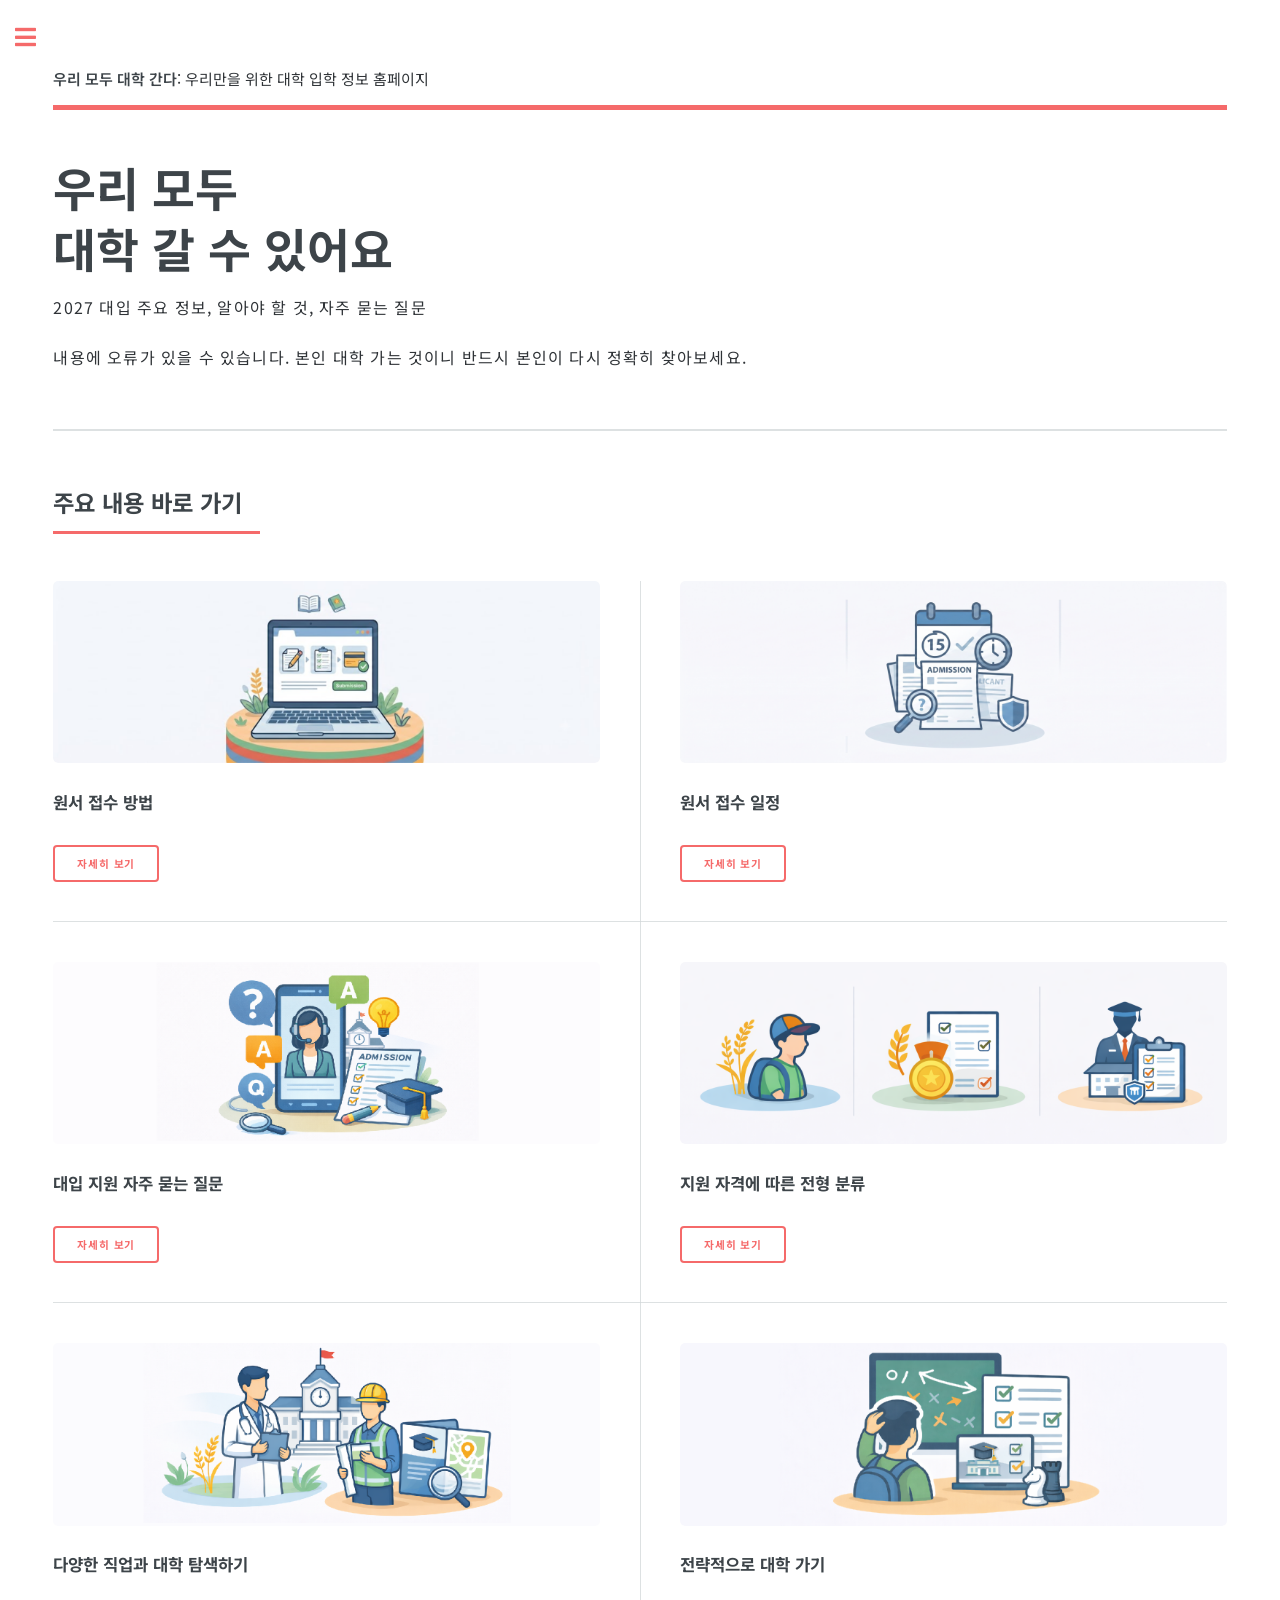
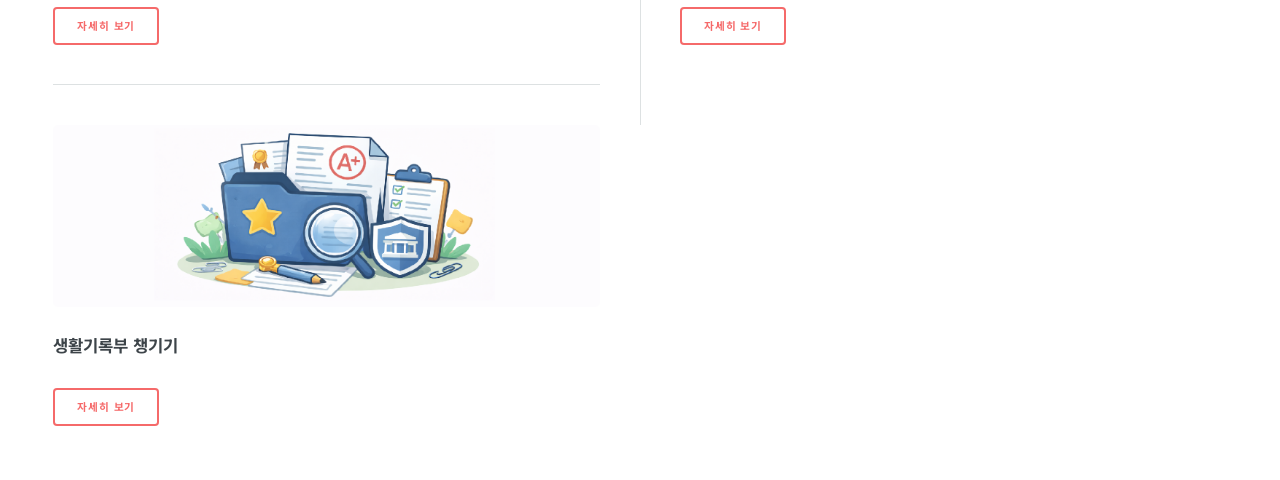
<file: index.html>
<!DOCTYPE html>
<!--
	Editorial by HTML5 UP
	html5up.net | @ajlkn
	Free for personal and commercial use under the CCA 3.0 license (html5up.net/license)
-->
<html lang="ko">
	<head>
		<title>우리 모두 대학 간다</title>
		<meta charset="utf-8" />
		<meta name="viewport" content="width=device-width, initial-scale=1, user-scalable=no" />
		<link rel="stylesheet" href="assets/css/main.css" />
		<link rel="preconnect" href="https://fonts.googleapis.com" />
		<link rel="preconnect" href="https://fonts.gstatic.com" crossorigin />
		<link
			href="https://fonts.googleapis.com/css2?family=Noto+Sans+KR:wght@100..900&display=swap"
			rel="stylesheet" />
		<!-- Google tag (gtag.js) -->
		<script async src="https://www.googletagmanager.com/gtag/js?id=G-PGMVPYDKQ4"></script>
		<script>
			window.dataLayer = window.dataLayer || [];
			function gtag() {
				dataLayer.push(arguments);
			}
			gtag("js", new Date());

			gtag("config", "G-PGMVPYDKQ4");
		</script>
	</head>
	<body class="is-preload">
		<!-- Wrapper -->
		<div id="wrapper">
			<!-- Main -->
			<div id="main">
				<div class="inner">
					<!-- Header -->
					<header id="header">
						<a href="index.html" class="logo"
							><strong>우리 모두 대학 간다</strong>: 우리만을 위한 대학 입학 정보 홈페이지</a
						>
						<!-- 연락 도구 미사용 주석 처리
									<ul class="icons">
										<li><a href="#" class="icon brands fa-twitter"><span class="label">Twitter</span></a></li>
										<li><a href="#" class="icon brands fa-facebook-f"><span class="label">Facebook</span></a></li>
										<li><a href="#" class="icon brands fa-snapchat-ghost"><span class="label">Snapchat</span></a></li>
										<li><a href="#" class="icon brands fa-instagram"><span class="label">Instagram</span></a></li>
										<li><a href="#" class="icon brands fa-medium-m"><span class="label">Medium</span></a></li>
									</ul>
									-->
					</header>

					<!-- Banner -->
					<section id="banner">
						<div class="content">
							<header>
								<h1>
									우리 모두<br />
									대학 갈 수 있어요
								</h1>
								<p>2027 대입 주요 정보, 알아야 할 것, 자주 묻는 질문</p>
								<p>
									내용에 오류가 있을 수 있습니다. 본인 대학 가는 것이니 반드시 본인이 다시 정확히
									찾아보세요.
								</p>
							</header>
							<!-- 미사용 부분 주석 처리
										<p>Aenean ornare velit lacus, ac varius enim ullamcorper eu. Proin aliquam facilisis ante interdum congue. Integer mollis, nisl amet convallis, porttitor magna ullamcorper, amet egestas mauris. Ut magna finibus nisi nec lacinia. Nam maximus erat id euismod egestas. Pellentesque sapien ac quam. Lorem ipsum dolor sit nullam.</p>
										<ul class="actions">
											<li><a href="#" class="button big">Learn More</a></li>
										</ul>
										-->
						</div>
						<!-- 미사용 부분 주석 처리
									<span class="image object">
										<img src="images/pic10.jpg" alt="" />
									</span>
									-->
					</section>

					<!-- Section -->
					<!-- 미사용 부분 주석 처리
								<section>
									<header class="major">
										<h2>Erat lacinia</h2>
									</header>
									<div class="features">
										<article>
											<span class="icon fa-gem"></span>
											<div class="content">
												<h3>Portitor ullamcorper</h3>
												<p>Aenean ornare velit lacus, ac varius enim lorem ullamcorper dolore. Proin aliquam facilisis ante interdum. Sed nulla amet lorem feugiat tempus aliquam.</p>
											</div>
										</article>
										<article>
											<span class="icon solid fa-paper-plane"></span>
											<div class="content">
												<h3>Sapien veroeros</h3>
												<p>Aenean ornare velit lacus, ac varius enim lorem ullamcorper dolore. Proin aliquam facilisis ante interdum. Sed nulla amet lorem feugiat tempus aliquam.</p>
											</div>
										</article>
										<article>
											<span class="icon solid fa-rocket"></span>
											<div class="content">
												<h3>Quam lorem ipsum</h3>
												<p>Aenean ornare velit lacus, ac varius enim lorem ullamcorper dolore. Proin aliquam facilisis ante interdum. Sed nulla amet lorem feugiat tempus aliquam.</p>
											</div>
										</article>
										<article>
											<span class="icon solid fa-signal"></span>
											<div class="content">
												<h3>Sed magna finibus</h3>
												<p>Aenean ornare velit lacus, ac varius enim lorem ullamcorper dolore. Proin aliquam facilisis ante interdum. Sed nulla amet lorem feugiat tempus aliquam.</p>
											</div>
										</article>
									</div>
								</section>
								-->

					<!-- Section -->
					<section>
						<header class="major">
							<h2>주요 내용 바로 가기</h2>
						</header>
						<div class="posts">
							<!--
										<article>
											<a href="university-category.html" class="image"><img src="images/banners/img-university-category.png" alt="" /></a>
											<h3>우리나라 대학의 종류</h3>
											<ul class="actions">
												<li><a href="university-category.html" class="button">자세히 보기</a></li>
											</ul>
										</article>
										<article>
											<a href="university-enter-time.html" class="image"><img src="images/banners/img-university-enter-time.png" alt="" /></a>
											<h3>지원 시기에 따른 전형 분류</h3>
											<ul class="actions">
												<li><a href="university-enter-time.html" class="button">자세히 보기</a></li>
											</ul>
										</article>
										<article>
											<a href="university-enter-factor.html" class="image"><img src="images/banners/img-university-enter-factor.png" alt="" /></a>
											<h3>반영 요소에 따른 전형 분류</h3>
											<ul class="actions">
												<li><a href="university-enter-factor.html" class="button">자세히 보기</a></li>
											</ul>
										</article>
										-->
							<article>
								<a href="apply-manual.html" class="image"
									><img src="images/banners/img-apply-manual.png" alt=""
								/></a>
								<h3>원서 접수 방법</h3>
								<ul class="actions">
									<li><a href="apply-manual.html" class="button">자세히 보기</a></li>
								</ul>
							</article>
							<article>
								<a href="apply-calendar.html" class="image"
									><img src="images/banners/img-apply-calendar.png" alt=""
								/></a>
								<h3>원서 접수 일정</h3>
								<ul class="actions">
									<li><a href="apply-calendar.html" class="button">자세히 보기</a></li>
								</ul>
							</article>
							<article>
								<a href="apply-faq.html" class="image"
									><img src="images/banners/img-apply-faq.png" alt=""
								/></a>
								<h3>대입 지원 자주 묻는 질문</h3>
								<ul class="actions">
									<li><a href="apply-faq.html" class="button">자세히 보기</a></li>
								</ul>
							</article>
							<article>
								<a href="university-enter-condition.html" class="image"
									><img src="images/banners/img-university-enter-condition.png" alt=""
								/></a>
								<h3>지원 자격에 따른 전형 분류</h3>
								<!-- <p>Aenean ornare velit lacus, ac varius enim lorem ullamcorper dolore. Proin aliquam facilisis ante interdum. Sed nulla amet lorem feugiat tempus aliquam.</p> -->
								<ul class="actions">
									<li><a href="university-enter-condition	.html" class="button">자세히 보기</a></li>
								</ul>
							</article>
							<article>
								<a href="job-exploration.html" class="image"
									><img src="images/banners/img-job-exploration.png" alt=""
								/></a>
								<h3>다양한 직업과 대학 탐색하기</h3>
								<!-- <p>Aenean ornare velit lacus, ac varius enim lorem ullamcorper dolore. Proin aliquam facilisis ante interdum. Sed nulla amet lorem feugiat tempus aliquam.</p> -->
								<ul class="actions">
									<li><a href="job-exploration.html" class="button">자세히 보기</a></li>
								</ul>
							</article>
							<article>
								<a href="university-strategy.html" class="image"
									><img src="images/banners/img-university-strategy.png" alt=""
								/></a>
								<h3>전략적으로 대학 가기</h3>
								<ul class="actions">
									<li><a href="university-strategy.html" class="button">자세히 보기</a></li>
								</ul>
							</article>
							<article>
								<a href="school-record-strategy.html" class="image"
									><img src="images/banners/img-school-record-strategy.png" alt=""
								/></a>
								<h3>생활기록부 챙기기</h3>
								<ul class="actions">
									<li><a href="school-record-strategy.html" class="button">자세히 보기</a></li>
								</ul>
							</article>
						</div>
					</section>
				</div>
			</div>

			<!-- Sidebar -->
			<div id="sidebar">
				<div class="inner">
					<!-- Search -->
					<!-- 미사용 부분 주석 처리
								<section id="search" class="alt">
									<form method="post" action="#">
										<input type="text" name="query" id="query" placeholder="검색" />
									</form>
								</section>
								-->

					<!-- Menu -->
					<nav id="menu">
						<header class="major">
							<h2>내용 목록</h2>
						</header>
						<ul>
							<li><a href="index.html">첫 페이지로</a></li>
							<li><a href="university-category.html">우리나라 대학 종류</a></li>
							<li>
								<span class="opener">대학을 가는 방법</span>
								<ul>
									<li><a href="university-enter-time.html">지원 시기에 따른 전형 분류</a></li>
									<li><a href="university-enter-factor.html">반영 요소에 따른 전형 분류</a></li>
									<li><a href="university-enter-condition.html">지원 자격에 따른 전형 분류</a></li>
								</ul>
							</li>
							<li><a href="job-exploration.html">다양한 직업과 대학 탐색하기</a></li>
							<li>
								<span class="opener">대입 전략</span>
								<ul>
									<li><a href="university-strategy.html">전략적으로 대학 가기</a></li>
									<li><a href="school-record-strategy.html">생활기록부 챙기기</a></li>
								</ul>
							</li>
							<li>
								<span class="opener">대입 정보 자료집</span>
								<ul>
									<li><a href="https://www.adiga.kr/uct/nmg/mgz/magazineView.do?menuId=PCUCTNMG1100" target="_blank">대입정보매거진 (대입정보포털)</a></li>
									<li><a href="https://more.goe.go.kr/jinhak/subList/30300001877" target="_blank">꿈진 (경기진학정보센터)</a></li>
								</ul>
							</li>
							<li>
								<span class="opener">대입 지원 실전</span>
								<ul>
									<li><a href="apply-manual.html">원서 접수 방법</a></li>
									<li><a href="apply-calendar.html">원서 접수 일정</a></li>
									<li><a href="apply-faq.html">대입 지원 자주 묻는 질문</a></li>
								</ul>
							</li>

							<!-- 미사용 부분 주석 처리
										<li><a href="#">Etiam Dolore</a></li>
										<li><a href="#">Adipiscing</a></li>
										<li>
											<span class="opener">Another Submenu</span>
											<ul>
												<li><a href="#">Lorem Dolor</a></li>
												<li><a href="#">Ipsum Adipiscing</a></li>
												<li><a href="#">Tempus Magna</a></li>
												<li><a href="#">Feugiat Veroeros</a></li>
											</ul>
										</li>
										<li><a href="#">Maximus Erat</a></li>
										<li><a href="#">Sapien Mauris</a></li>
										<li><a href="#">Amet Lacinia</a></li>
										-->
						</ul>
					</nav>

					<!-- Section -->
					<!-- 미사용 부분 주석 처리
								<section>
									<header class="major">
										<h2>Ante interdum</h2>
									</header>
									<div class="mini-posts">
										<article>
											<a href="#" class="image"><img src="images/pic07.jpg" alt="" /></a>
											<p>Aenean ornare velit lacus, ac varius enim lorem ullamcorper dolore aliquam.</p>
										</article>
										<article>
											<a href="#" class="image"><img src="images/pic08.jpg" alt="" /></a>
											<p>Aenean ornare velit lacus, ac varius enim lorem ullamcorper dolore aliquam.</p>
										</article>
										<article>
											<a href="#" class="image"><img src="images/pic09.jpg" alt="" /></a>
											<p>Aenean ornare velit lacus, ac varius enim lorem ullamcorper dolore aliquam.</p>
										</article>
									</div>
									<ul class="actions">
										<li><a href="#" class="button">More</a></li>
									</ul>
								</section>
								-->

					<!-- Section -->
					<!-- 미사용 부분 주석 처리
								<section>
									<header class="major">
										<h2>Get in touch</h2>
									</header>
									<p>Sed varius enim lorem ullamcorper dolore aliquam aenean ornare velit lacus, ac varius enim lorem ullamcorper dolore. Proin sed aliquam facilisis ante interdum. Sed nulla amet lorem feugiat tempus aliquam.</p>
									<ul class="contact">
										<li class="icon solid fa-envelope"><a href="#">information@untitled.tld</a></li>
										<li class="icon solid fa-phone">(000) 000-0000</li>
										<li class="icon solid fa-home">1234 Somewhere Road #8254<br />
										Nashville, TN 00000-0000</li>
									</ul>
								</section>
								-->

					<!-- Footer -->
					<footer id="footer">
						<p class="copyright">
							&copy; 우리 모두 대학 간다. Made by heechun, All rights reserved. Design:
							<a href="https://html5up.net">HTML5 UP</a>.
						</p>
						<p class="copyright">이 사이트는 AI를 이용해 생성한 이미지가 포함되어 있습니다.</p>
					</footer>
				</div>
			</div>
		</div>

		<!-- Scripts -->
		<script src="assets/js/jquery.min.js"></script>
		<script src="assets/js/browser.min.js"></script>
		<script src="assets/js/breakpoints.min.js"></script>
		<script src="assets/js/util.js"></script>
		<script src="assets/js/main.js"></script>
	</body>
</html>
</file>
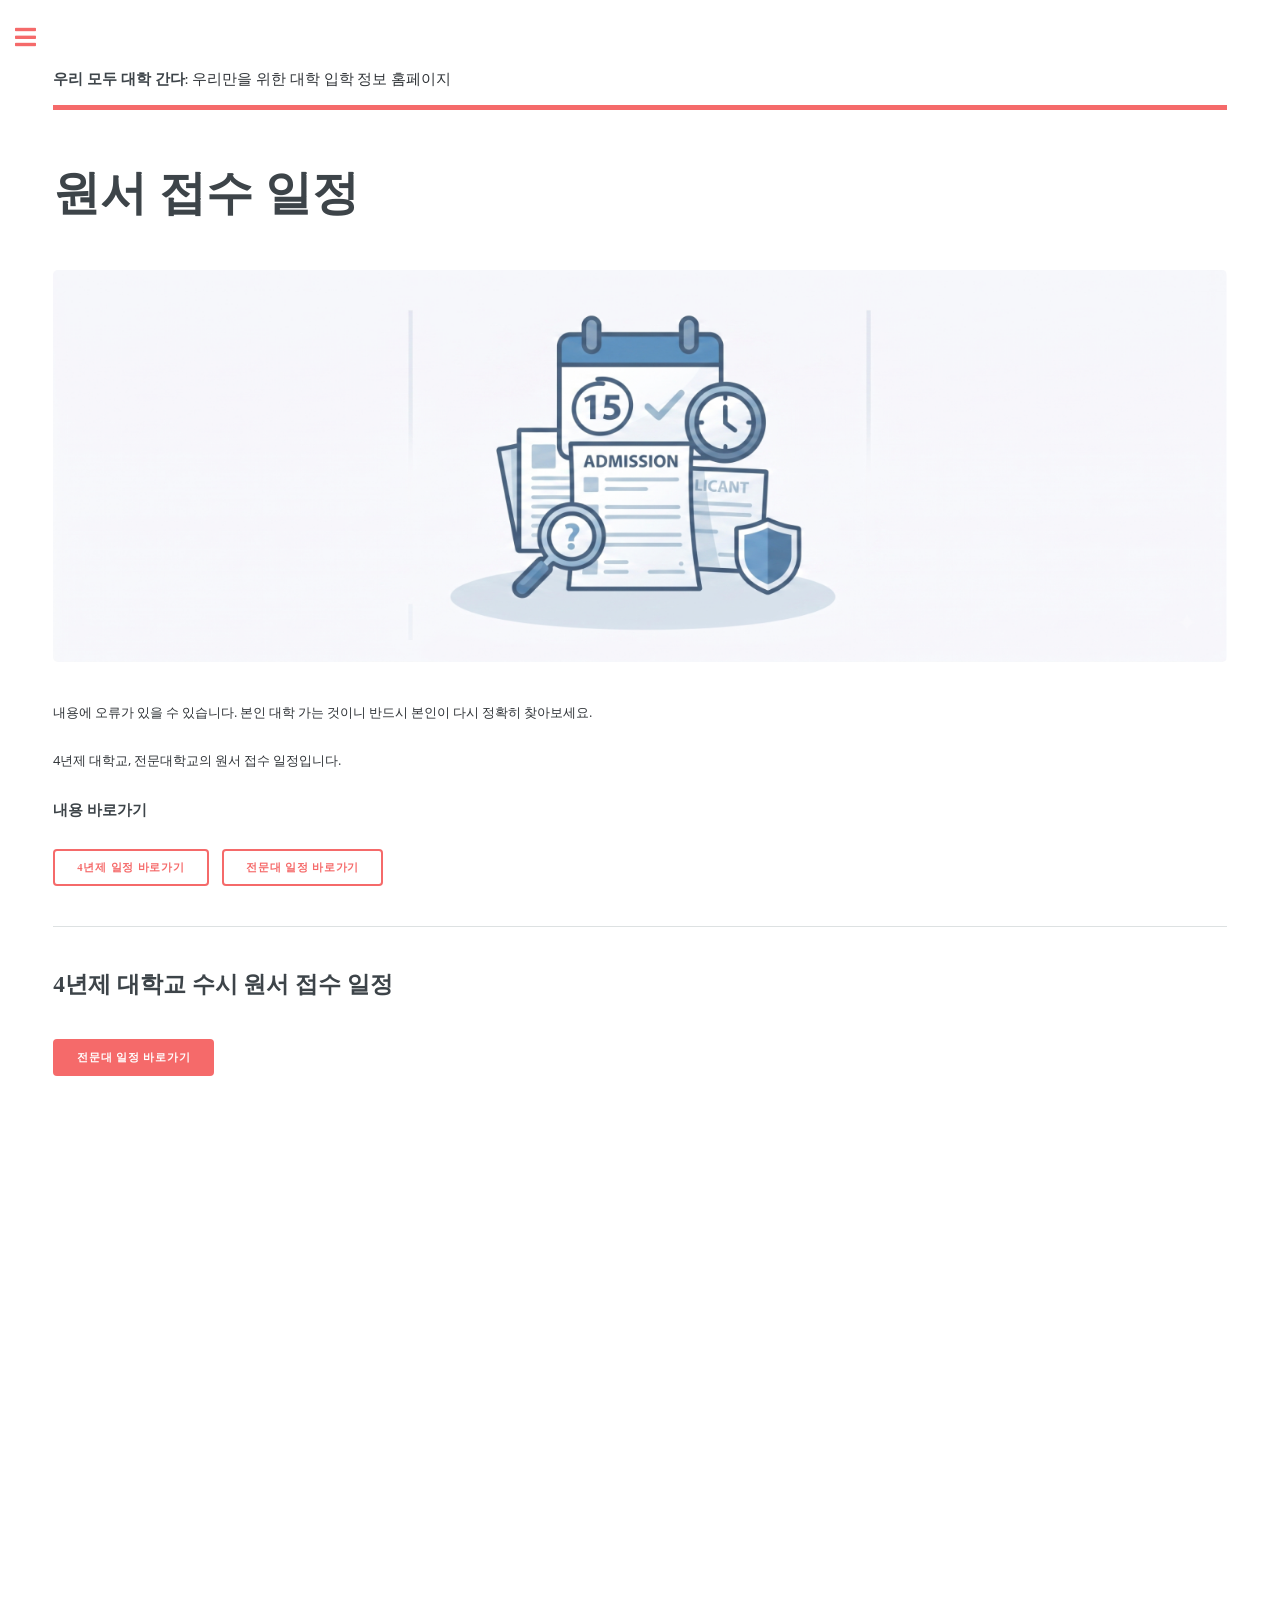
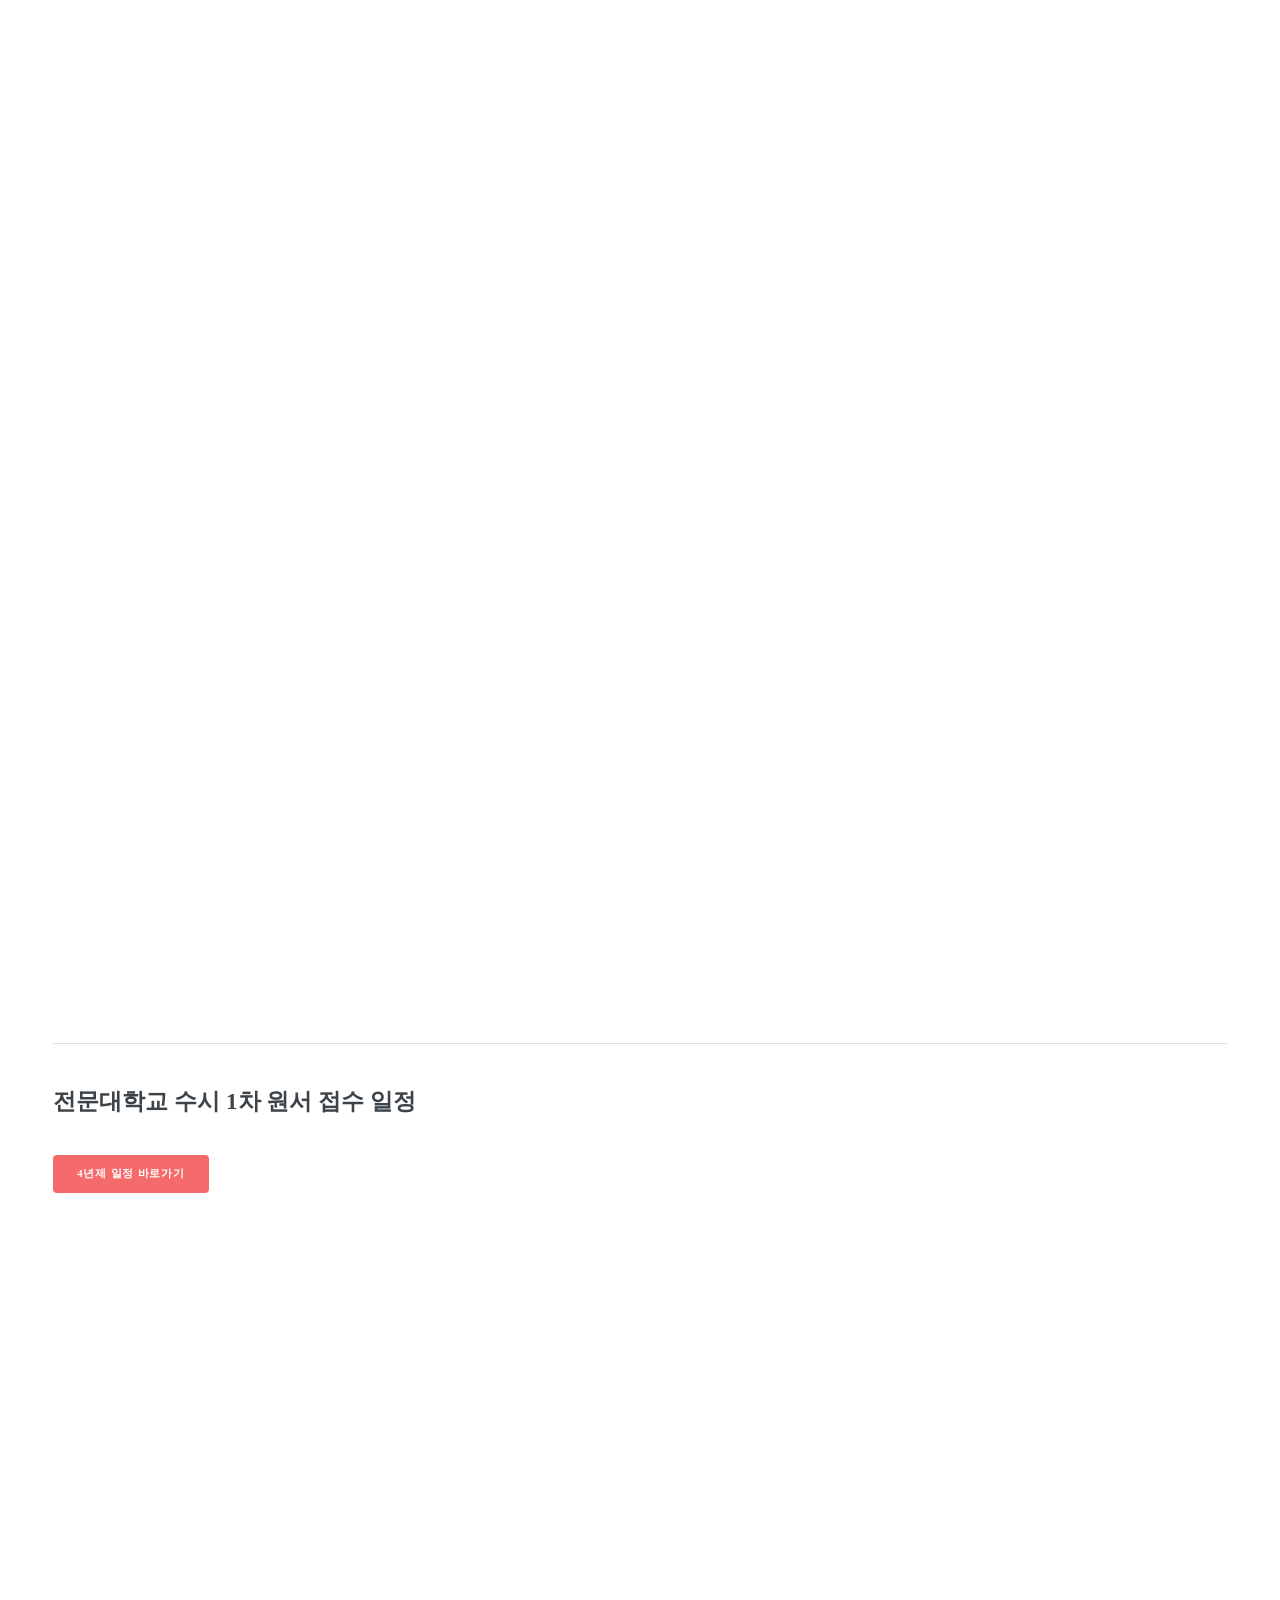
<file: apply-calendar.html>
<!DOCTYPE HTML>
<!--
	Editorial by HTML5 UP
	html5up.net | @ajlkn
	Free for personal and commercial use under the CCA 3.0 license (html5up.net/license)
-->
<html lang="ko">
	<head>
		<title>원서 접수 일정 - 우리 모두 대학 간다</title>
		<meta charset="utf-8" />
		<meta name="viewport" content="width=device-width, initial-scale=1, user-scalable=no" />
		<link rel="stylesheet" href="assets/css/main.css" />
		<!-- Google tag (gtag.js) -->
		<script async src="https://www.googletagmanager.com/gtag/js?id=G-PGMVPYDKQ4"></script>
		<script>
		  window.dataLayer = window.dataLayer || [];
		  function gtag(){dataLayer.push(arguments);}
		  gtag('js', new Date());

		  gtag('config', 'G-PGMVPYDKQ4');
		</script>
	</head>
	<body class="is-preload">

		<!-- Wrapper -->
			<div id="wrapper">

				<!-- Main -->
					<div id="main">
						<div class="inner">

							<!-- Header -->
								<header id="header">
									<a href="index.html" class="logo"><strong>우리 모두 대학 간다</strong>: 우리만을 위한 대학 입학 정보 홈페이지</a>
									<!-- 연락 도구 미사용 주석 처리
									<ul class="icons">
										<li><a href="#" class="icon brands fa-twitter"><span class="label">Twitter</span></a></li>
										<li><a href="#" class="icon brands fa-facebook-f"><span class="label">Facebook</span></a></li>
										<li><a href="#" class="icon brands fa-snapchat-ghost"><span class="label">Snapchat</span></a></li>
										<li><a href="#" class="icon brands fa-instagram"><span class="label">Instagram</span></a></li>
										<li><a href="#" class="icon brands fa-medium-m"><span class="label">Medium</span></a></li>
									</ul>
									-->
								</header>

							<!-- Content -->
								<section>
									<header class="main">
										<h1>원서 접수 일정</h1>
									</header>

									<span class="image main"><img src="images/banners/img-apply-calendar.png" alt="" /></span>

									<p>내용에 오류가 있을 수 있습니다. 본인 대학 가는 것이니 반드시 본인이 다시 정확히 찾아보세요.</p>
									<p>4년제 대학교, 전문대학교의 원서 접수 일정입니다.</p>

									<h4>내용 바로가기</h4>
									<ul class="actions">
										<li><a class="button" href="#univ">4년제 일정 바로가기</a></li>
										<li><a class="button" href="#college">전문대 일정 바로가기</a></li>
									</ul>

									<hr class="major" />

									<h2 id="univ">4년제 대학교 수시 원서 접수 일정</h2>
									<ul class="actions">
										<li><a class="button primary" href="#college">전문대 일정 바로가기</a></li>
									</ul>
									<div class="iframe-wrapper">
										<iframe title="4년제 수시 접수 일정" height="7900px" src="https://docs.google.com/spreadsheets/d/e/2PACX-1vRi2EIJbu6VVwvoIXx5nAt3R5XQ_d-WROgVNY4bCrg9HTKlWYTB8DFiSAvshoGRM9e7uU5ECT9Rq3ul/pubhtml?gid=1418602649&amp;single=true&amp;widget=false&amp;headers=false&amp;chrome=false"></iframe>
									</div>

									<hr class="major" />

									<h2 id="college">전문대학교 수시 1차 원서 접수 일정</h2>
									<ul class="actions">
										<li><a class="button primary" href="#univ">4년제 일정 바로가기</a></li>
									</ul>
									<div class="iframe-wrapper">
										<iframe title="전문대 수시 1차 접수 일정" height="7900px" src="https://docs.google.com/spreadsheets/d/e/2PACX-1vRi2EIJbu6VVwvoIXx5nAt3R5XQ_d-WROgVNY4bCrg9HTKlWYTB8DFiSAvshoGRM9e7uU5ECT9Rq3ul/pubhtml?gid=560190825&amp;single=true&amp;widget=false&amp;headers=false&amp;chrome=false"></iframe>
									</div>
								</section>

						</div>
					</div>

				<!-- Sidebar -->
					<div id="sidebar">
						<div class="inner">

							<!-- Search -->
								<!-- 미사용 부분 주석 처리
								<section id="search" class="alt">
									<form method="post" action="#">
										<input type="text" name="query" id="query" placeholder="검색" />
									</form>
								</section>
								-->

							<!-- Menu -->
								<nav id="menu">
						<header class="major">
							<h2>내용 목록</h2>
						</header>
						<ul>
							<li><a href="index.html">첫 페이지로</a></li>
							<li><a href="university-category.html">우리나라 대학 종류</a></li>
							<li>
								<span class="opener">대학을 가는 방법</span>
								<ul>
									<li><a href="university-enter-time.html">지원 시기에 따른 전형 분류</a></li>
									<li><a href="university-enter-factor.html">반영 요소에 따른 전형 분류</a></li>
									<li><a href="university-enter-condition.html">지원 자격에 따른 전형 분류</a></li>
								</ul>
							</li>
							<li><a href="job-exploration.html">다양한 직업과 대학 탐색하기</a></li>
							<li>
								<span class="opener">대입 전략</span>
								<ul>
									<li><a href="university-strategy.html">전략적으로 대학 가기</a></li>
									<li><a href="school-record-strategy.html">생활기록부 챙기기</a></li>
								</ul>
							</li>
							<li>
								<span class="opener">대입 정보 자료집</span>
								<ul>
									<li><a href="https://www.adiga.kr/uct/nmg/mgz/magazineView.do?menuId=PCUCTNMG1100" target="_blank">대입정보매거진 (대입정보포털)</a></li>
									<li><a href="https://more.goe.go.kr/jinhak/subList/30300001877" target="_blank">꿈진 (경기진학정보센터)</a></li>
								</ul>
							</li>
							<li>
								<span class="opener">대입 지원 실전</span>
								<ul>
									<li><a href="apply-manual.html">원서 접수 방법</a></li>
									<li><a href="apply-calendar.html">원서 접수 일정</a></li>
									<li><a href="apply-faq.html">대입 지원 자주 묻는 질문</a></li>
								</ul>
							</li>

							<!-- 미사용 부분 주석 처리
										<li><a href="#">Etiam Dolore</a></li>
										<li><a href="#">Adipiscing</a></li>
										<li>
											<span class="opener">Another Submenu</span>
											<ul>
												<li><a href="#">Lorem Dolor</a></li>
												<li><a href="#">Ipsum Adipiscing</a></li>
												<li><a href="#">Tempus Magna</a></li>
												<li><a href="#">Feugiat Veroeros</a></li>
											</ul>
										</li>
										<li><a href="#">Maximus Erat</a></li>
										<li><a href="#">Sapien Mauris</a></li>
										<li><a href="#">Amet Lacinia</a></li>
										-->
						</ul>
					</nav>

							<!-- Section -->
							<!-- 미사용 부분 주석 처리
								<section>
									<header class="major">
										<h2>Ante interdum</h2>
									</header>
									<div class="mini-posts">
										<article>
											<a href="#" class="image"><img src="images/pic07.jpg" alt="" /></a>
											<p>Aenean ornare velit lacus, ac varius enim lorem ullamcorper dolore aliquam.</p>
										</article>
										<article>
											<a href="#" class="image"><img src="images/pic08.jpg" alt="" /></a>
											<p>Aenean ornare velit lacus, ac varius enim lorem ullamcorper dolore aliquam.</p>
										</article>
										<article>
											<a href="#" class="image"><img src="images/pic09.jpg" alt="" /></a>
											<p>Aenean ornare velit lacus, ac varius enim lorem ullamcorper dolore aliquam.</p>
										</article>
									</div>
									<ul class="actions">
										<li><a href="#" class="button">More</a></li>
									</ul>
								</section>
								-->

							<!-- Section -->
								<!-- 미사용 부분 주석 처리
								<section>
									<header class="major">
										<h2>Get in touch</h2>
									</header>
									<p>Sed varius enim lorem ullamcorper dolore aliquam aenean ornare velit lacus, ac varius enim lorem ullamcorper dolore. Proin sed aliquam facilisis ante interdum. Sed nulla amet lorem feugiat tempus aliquam.</p>
									<ul class="contact">
										<li class="icon solid fa-envelope"><a href="#">information@untitled.tld</a></li>
										<li class="icon solid fa-phone">(000) 000-0000</li>
										<li class="icon solid fa-home">1234 Somewhere Road #8254<br />
										Nashville, TN 00000-0000</li>
									</ul>
								</section>
								-->

							<!-- Footer -->
								<footer id="footer">
									<p class="copyright">&copy; 우리 모두 대학 간다. Made by heechun, All rights reserved. Design: <a href="https://html5up.net">HTML5 UP</a>.</p>
									<p class="copyright">이 사이트는 AI를 이용해 생성한 이미지가 포함되어 있습니다.</p>
								</footer>

						</div>
					</div>

			</div>

		<!-- Scripts -->
			<script src="assets/js/jquery.min.js"></script>
			<script src="assets/js/browser.min.js"></script>
			<script src="assets/js/breakpoints.min.js"></script>
			<script src="assets/js/util.js"></script>
			<script src="assets/js/main.js"></script>

	</body>

</html>
</file>
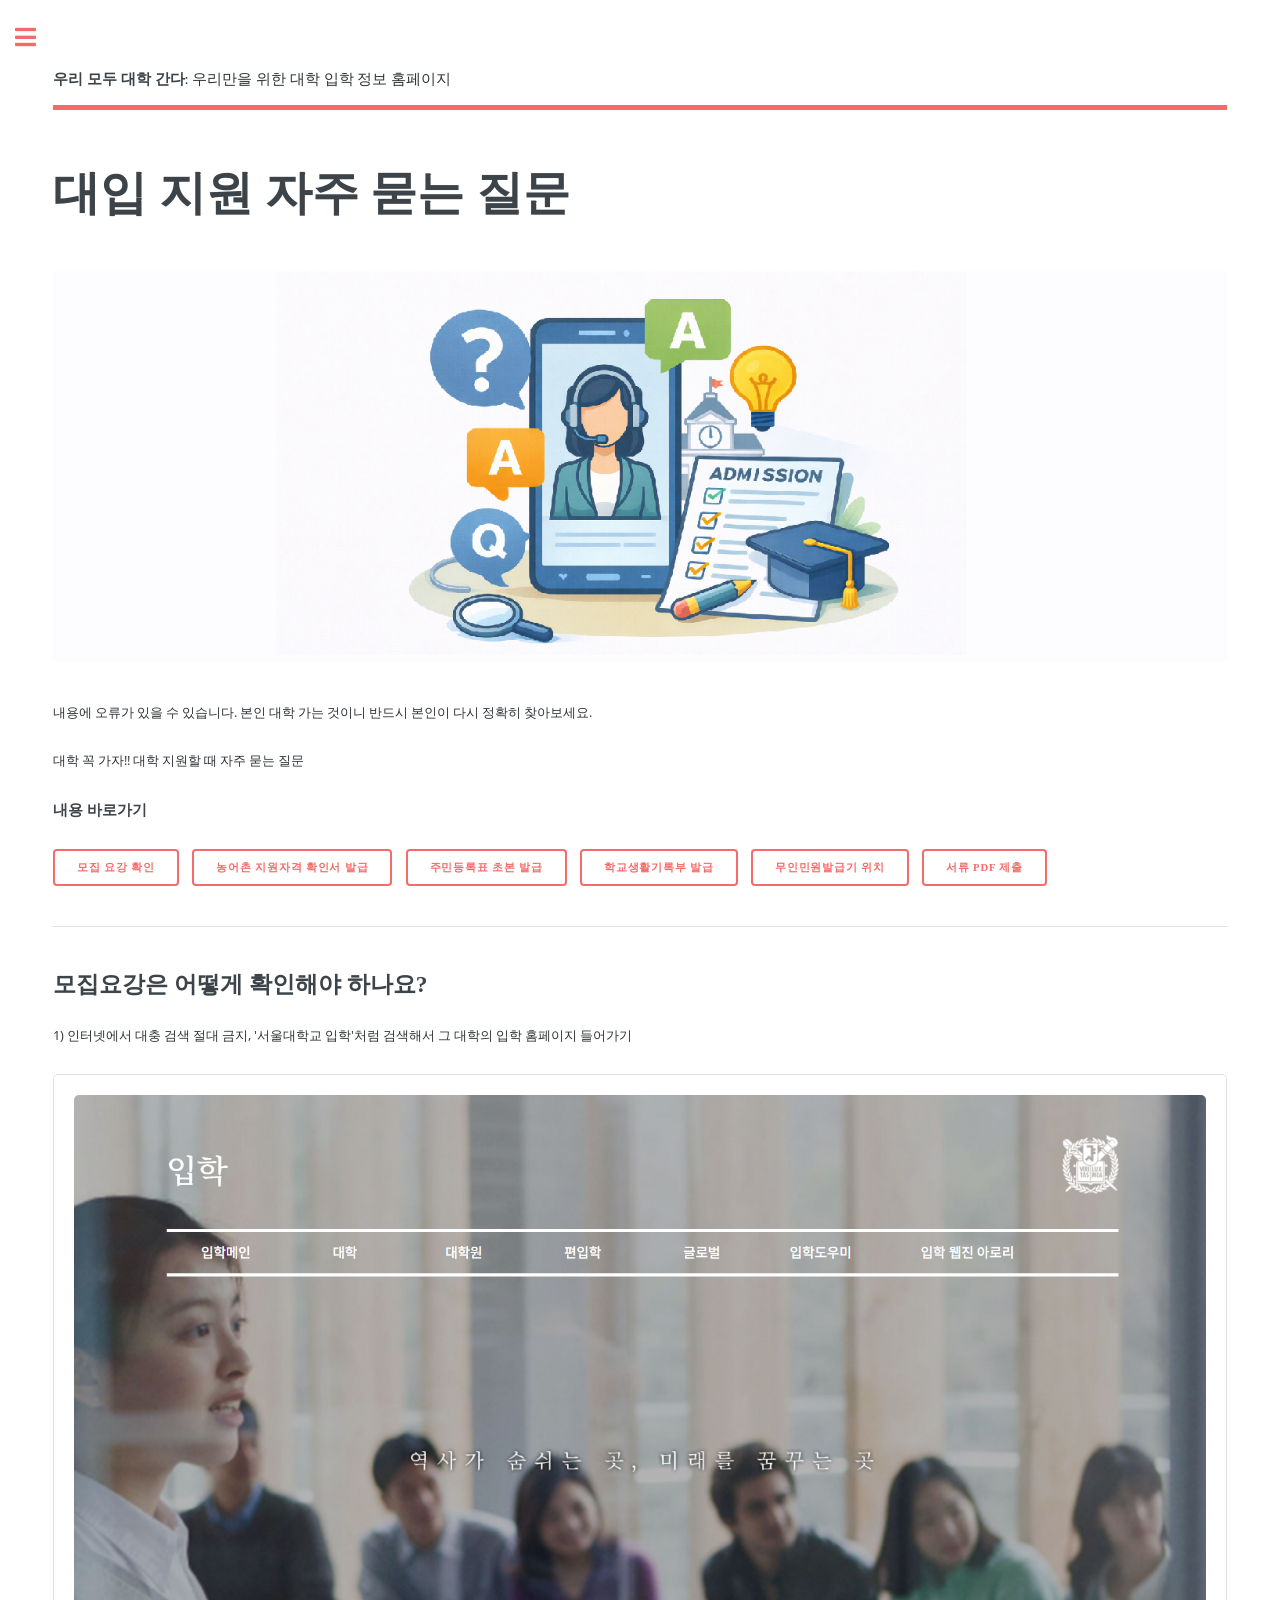
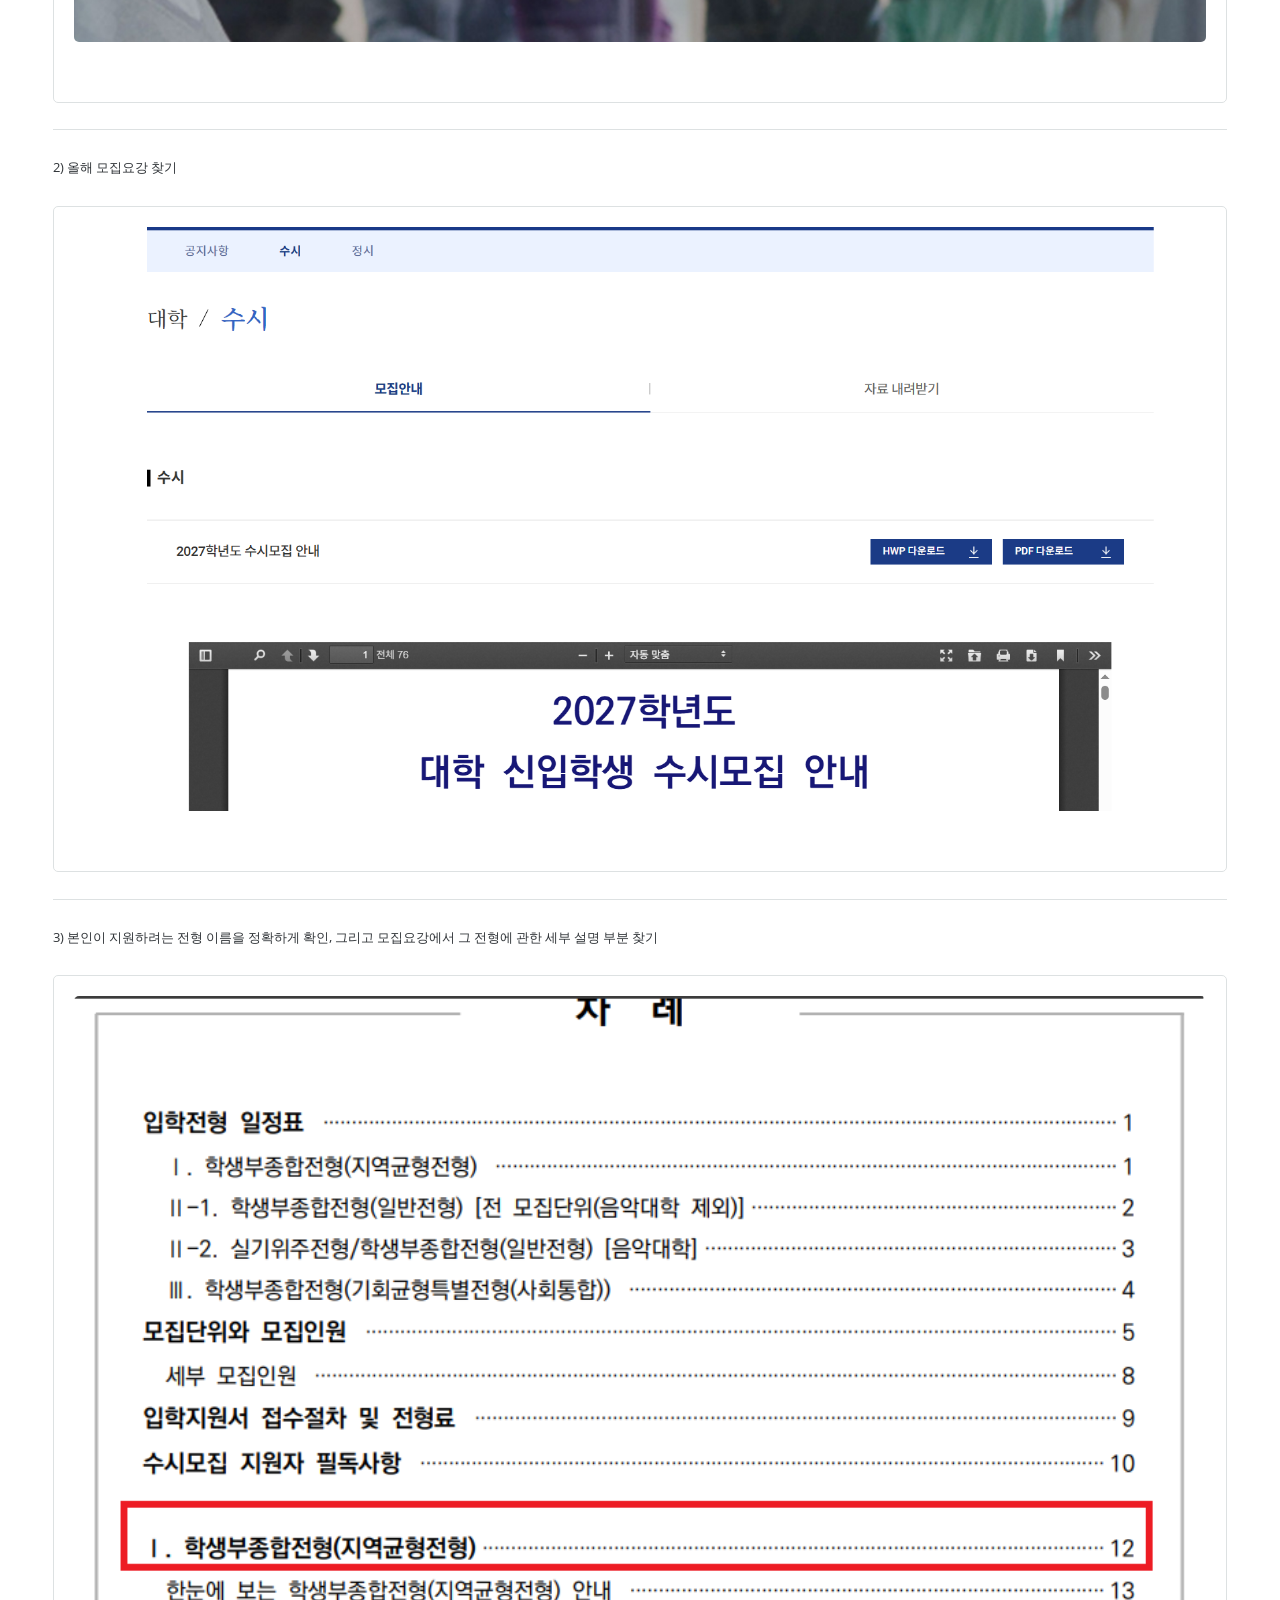
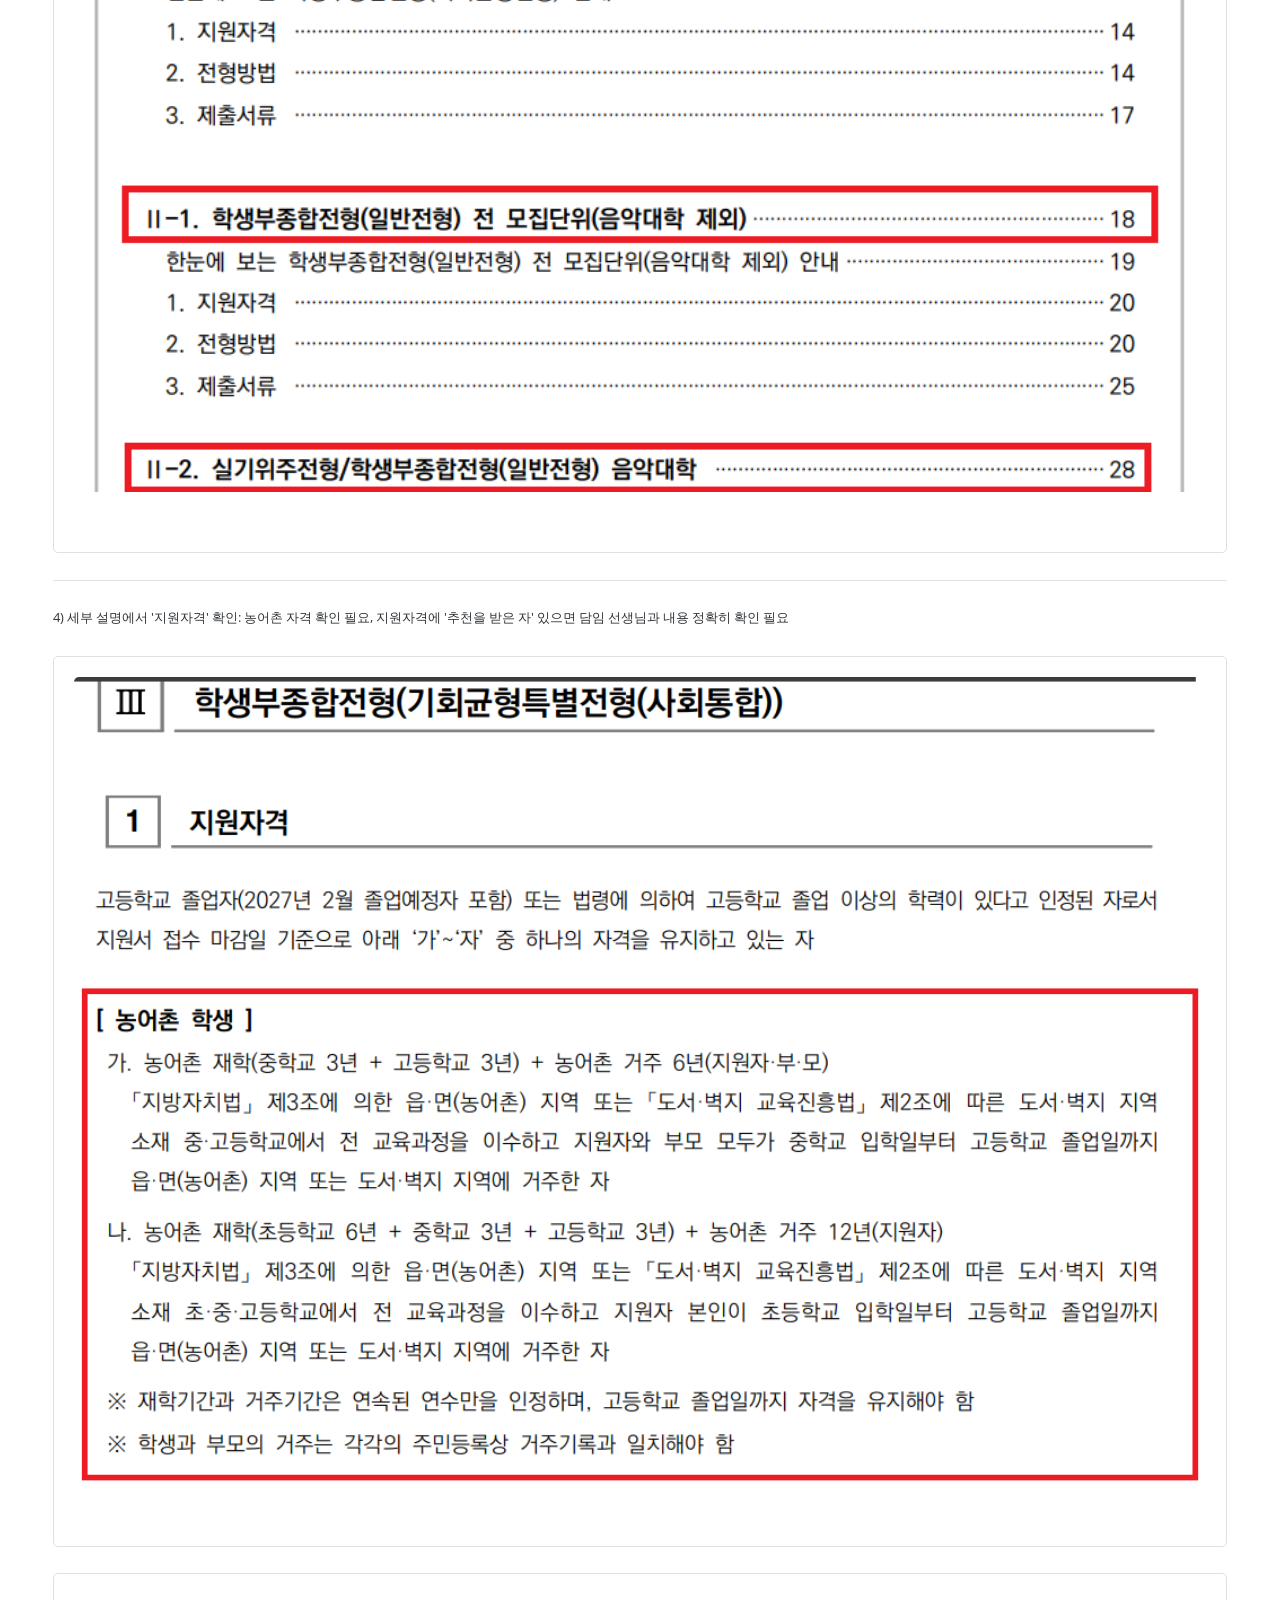
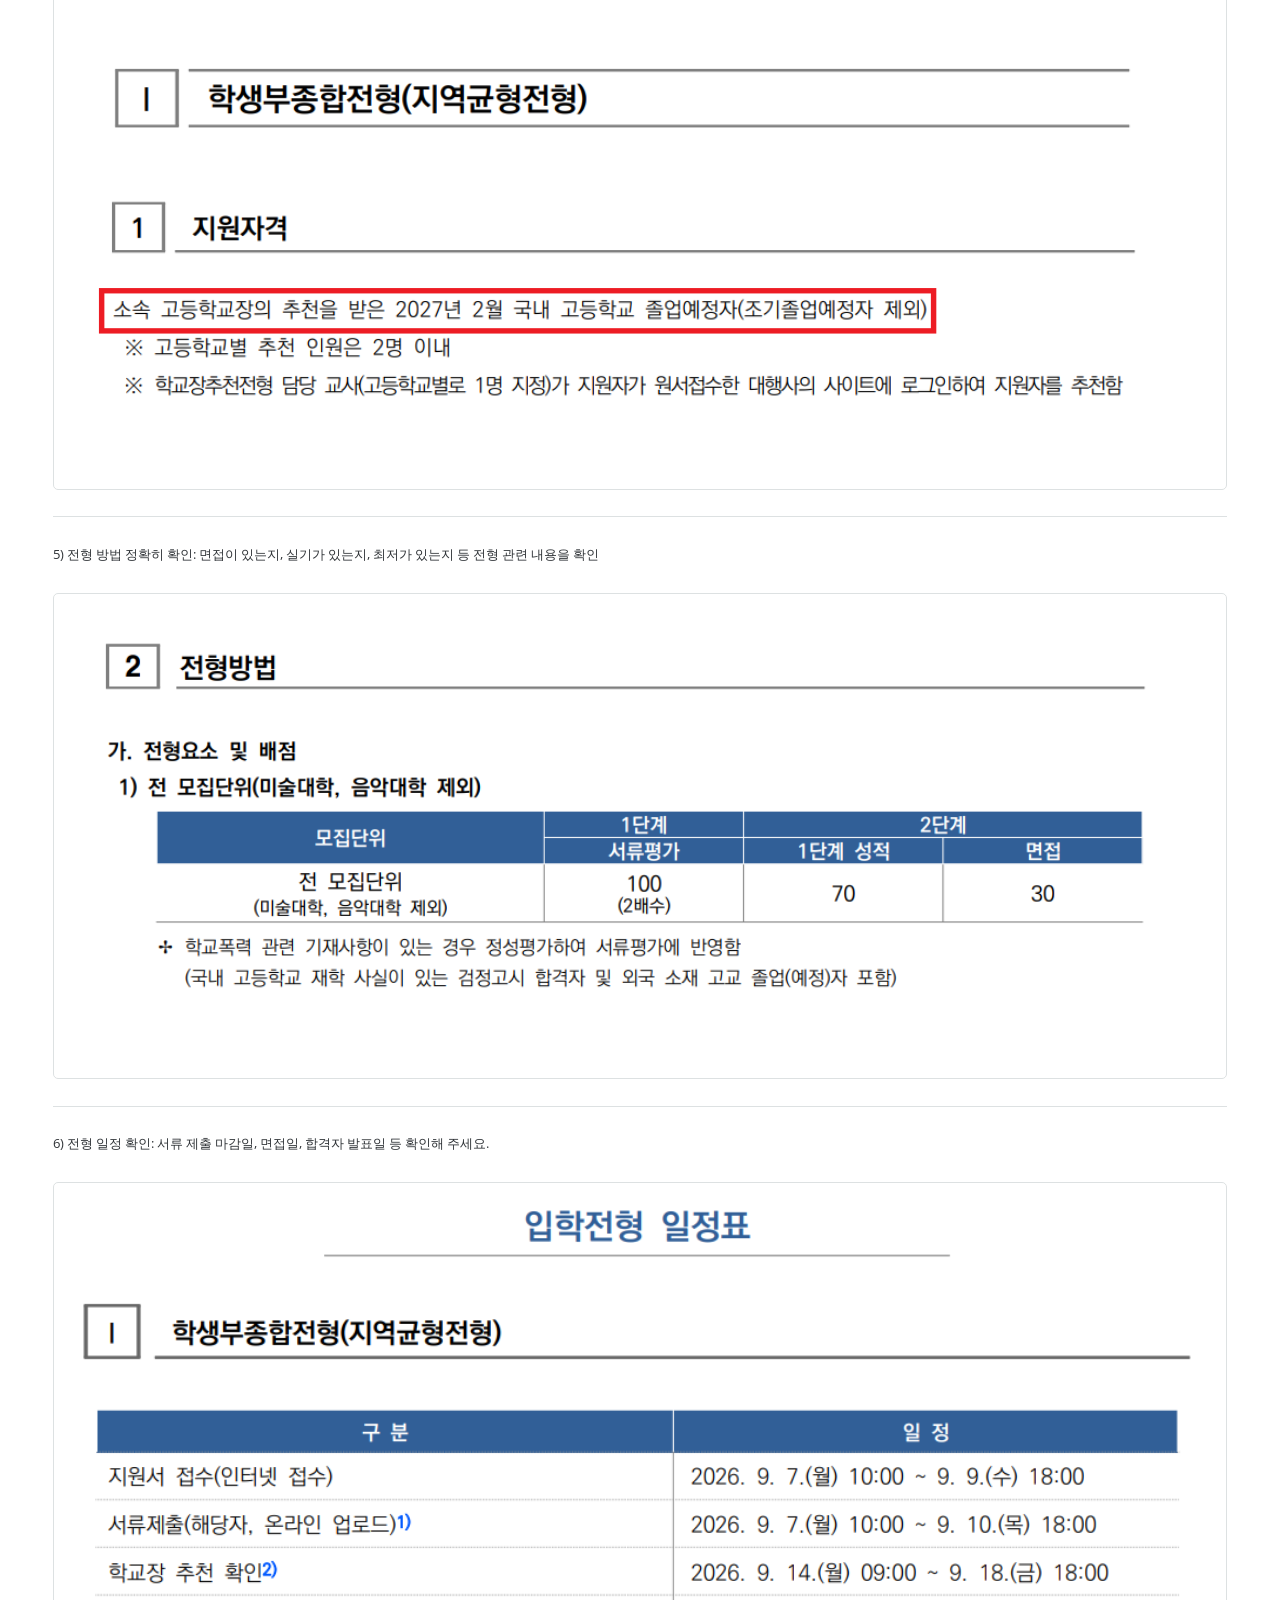
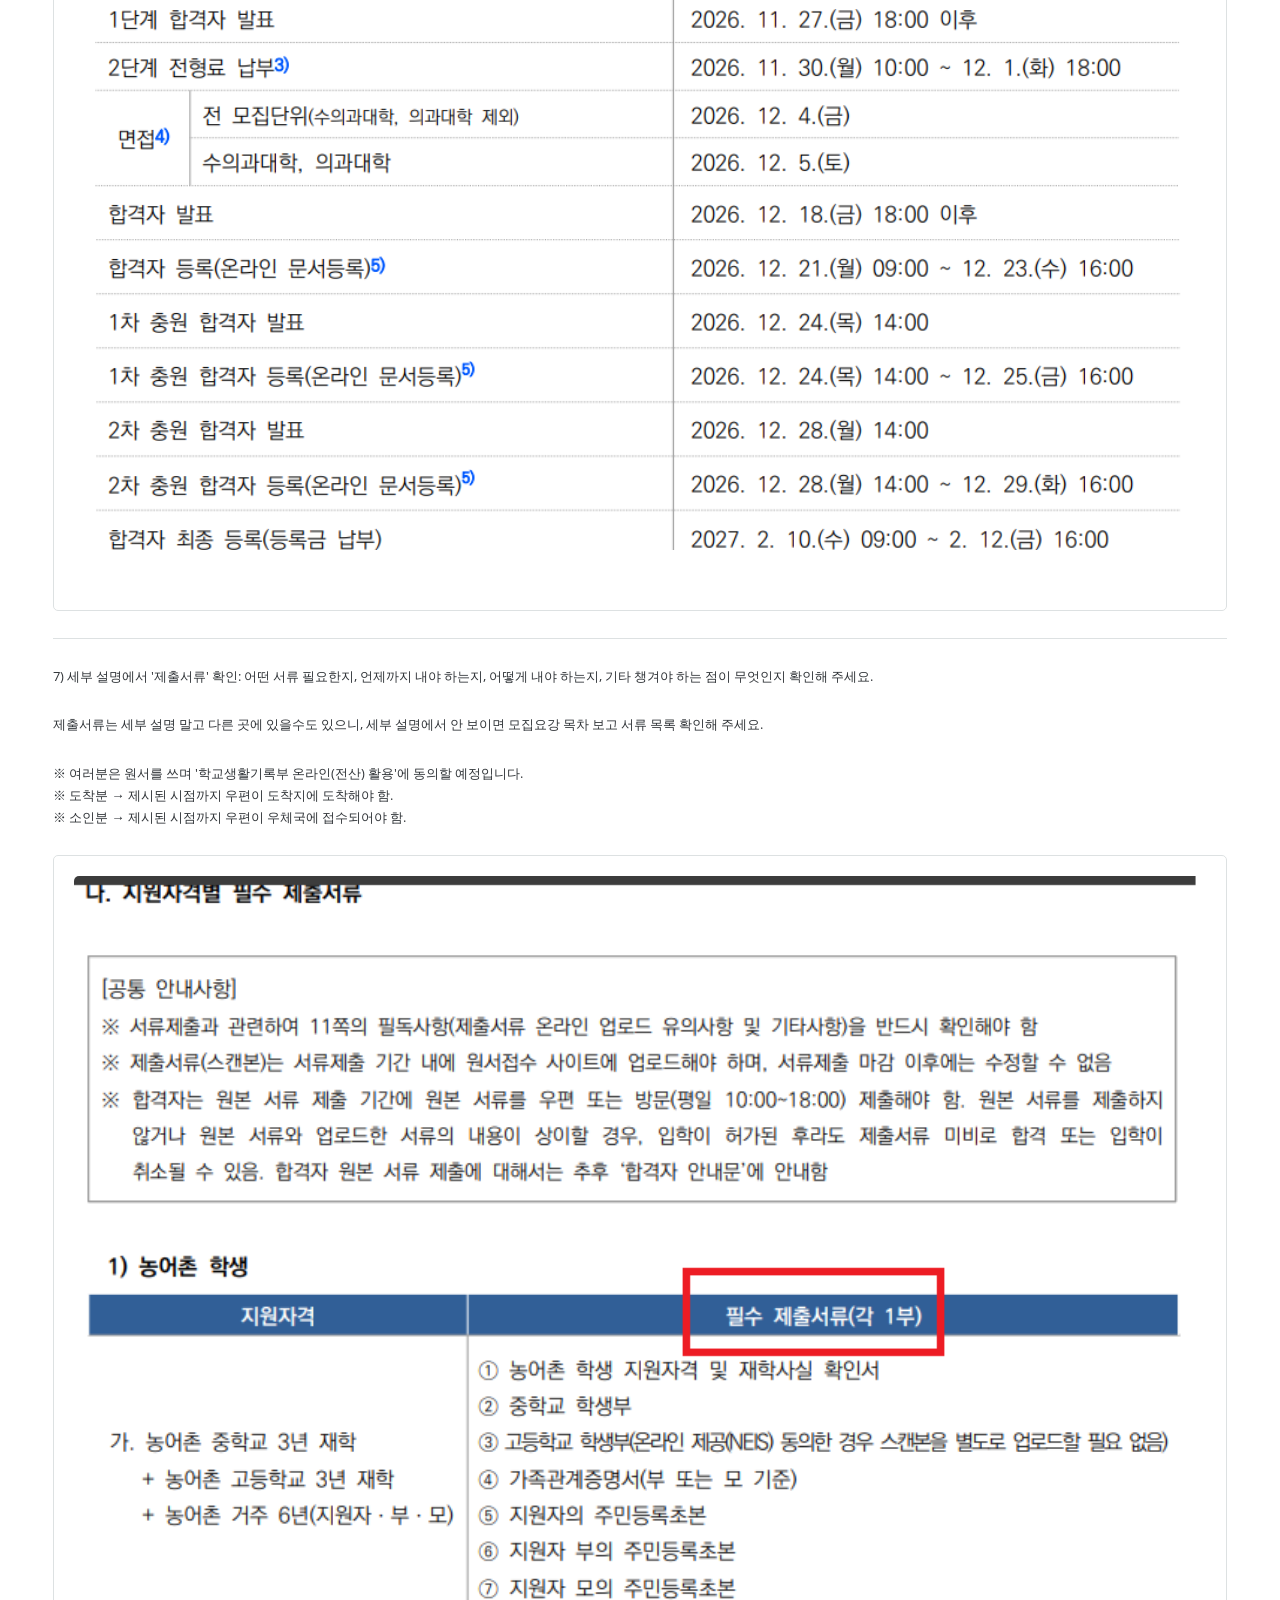
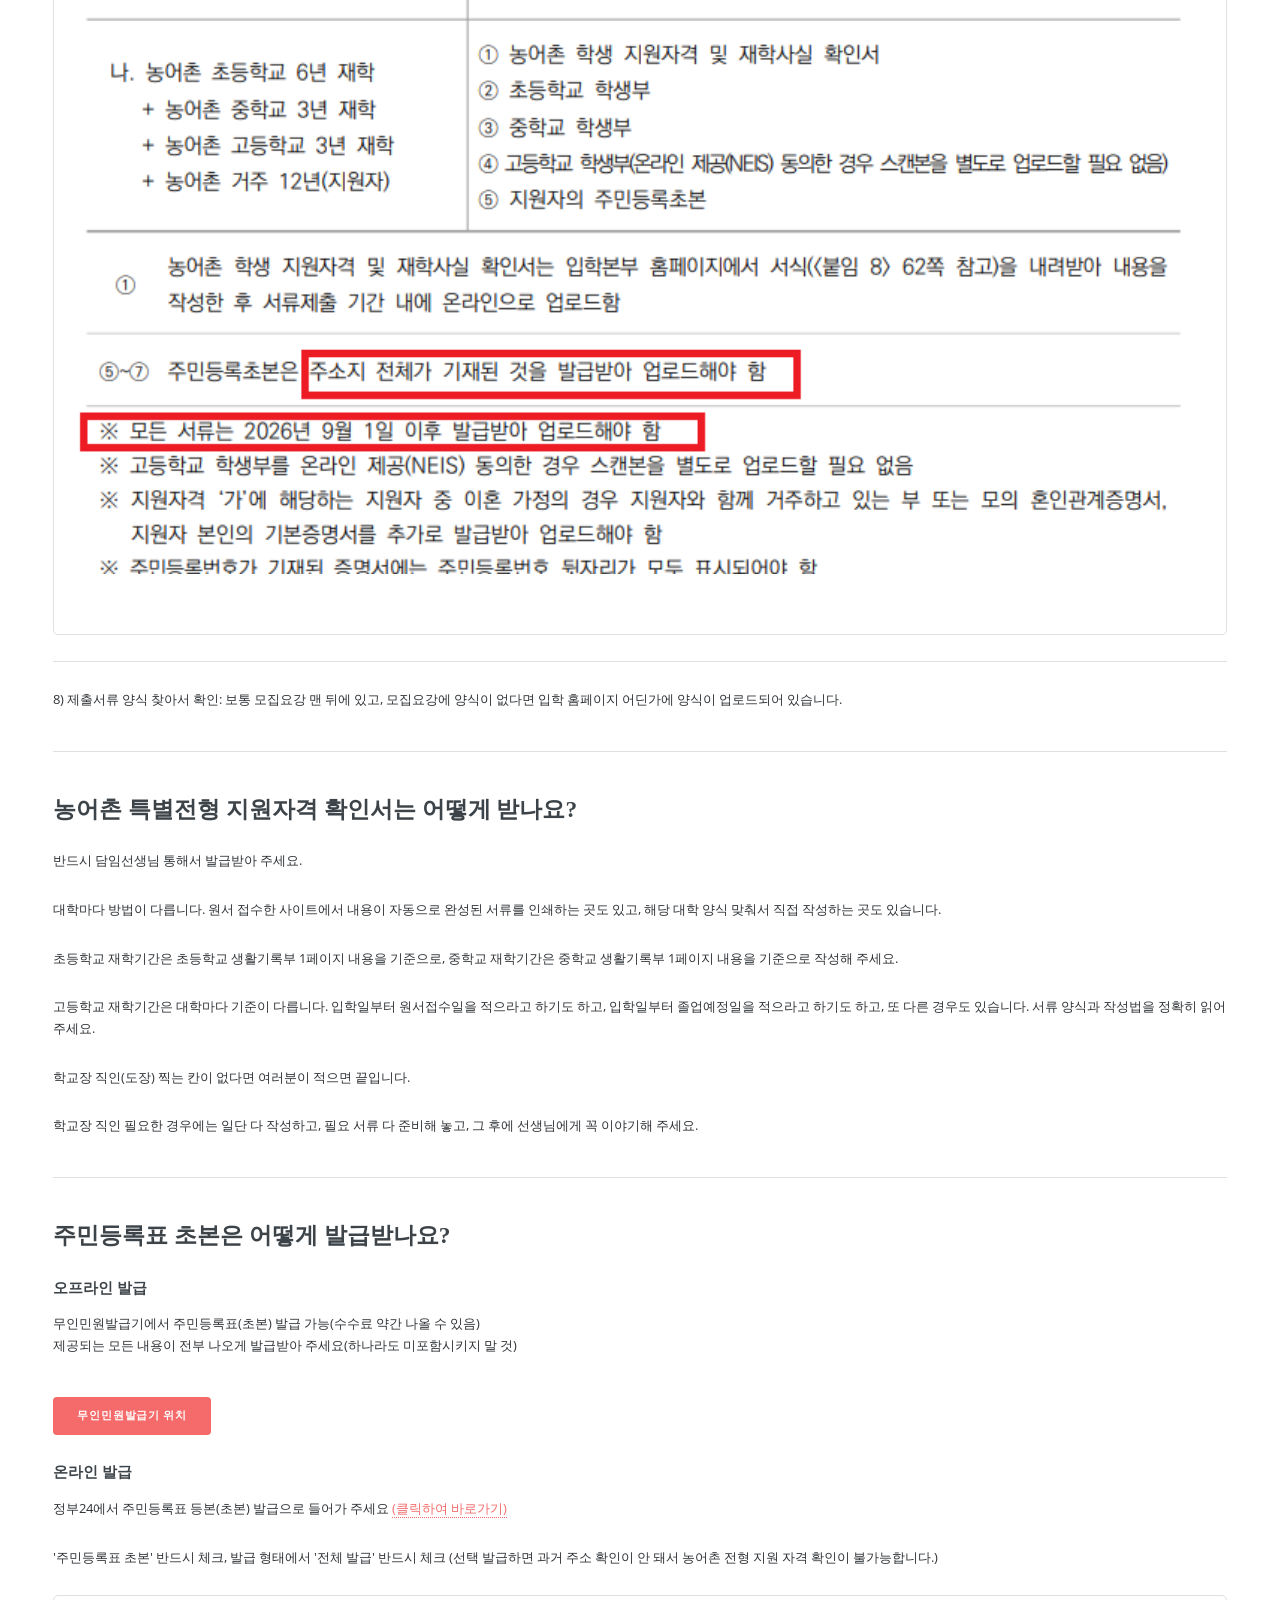
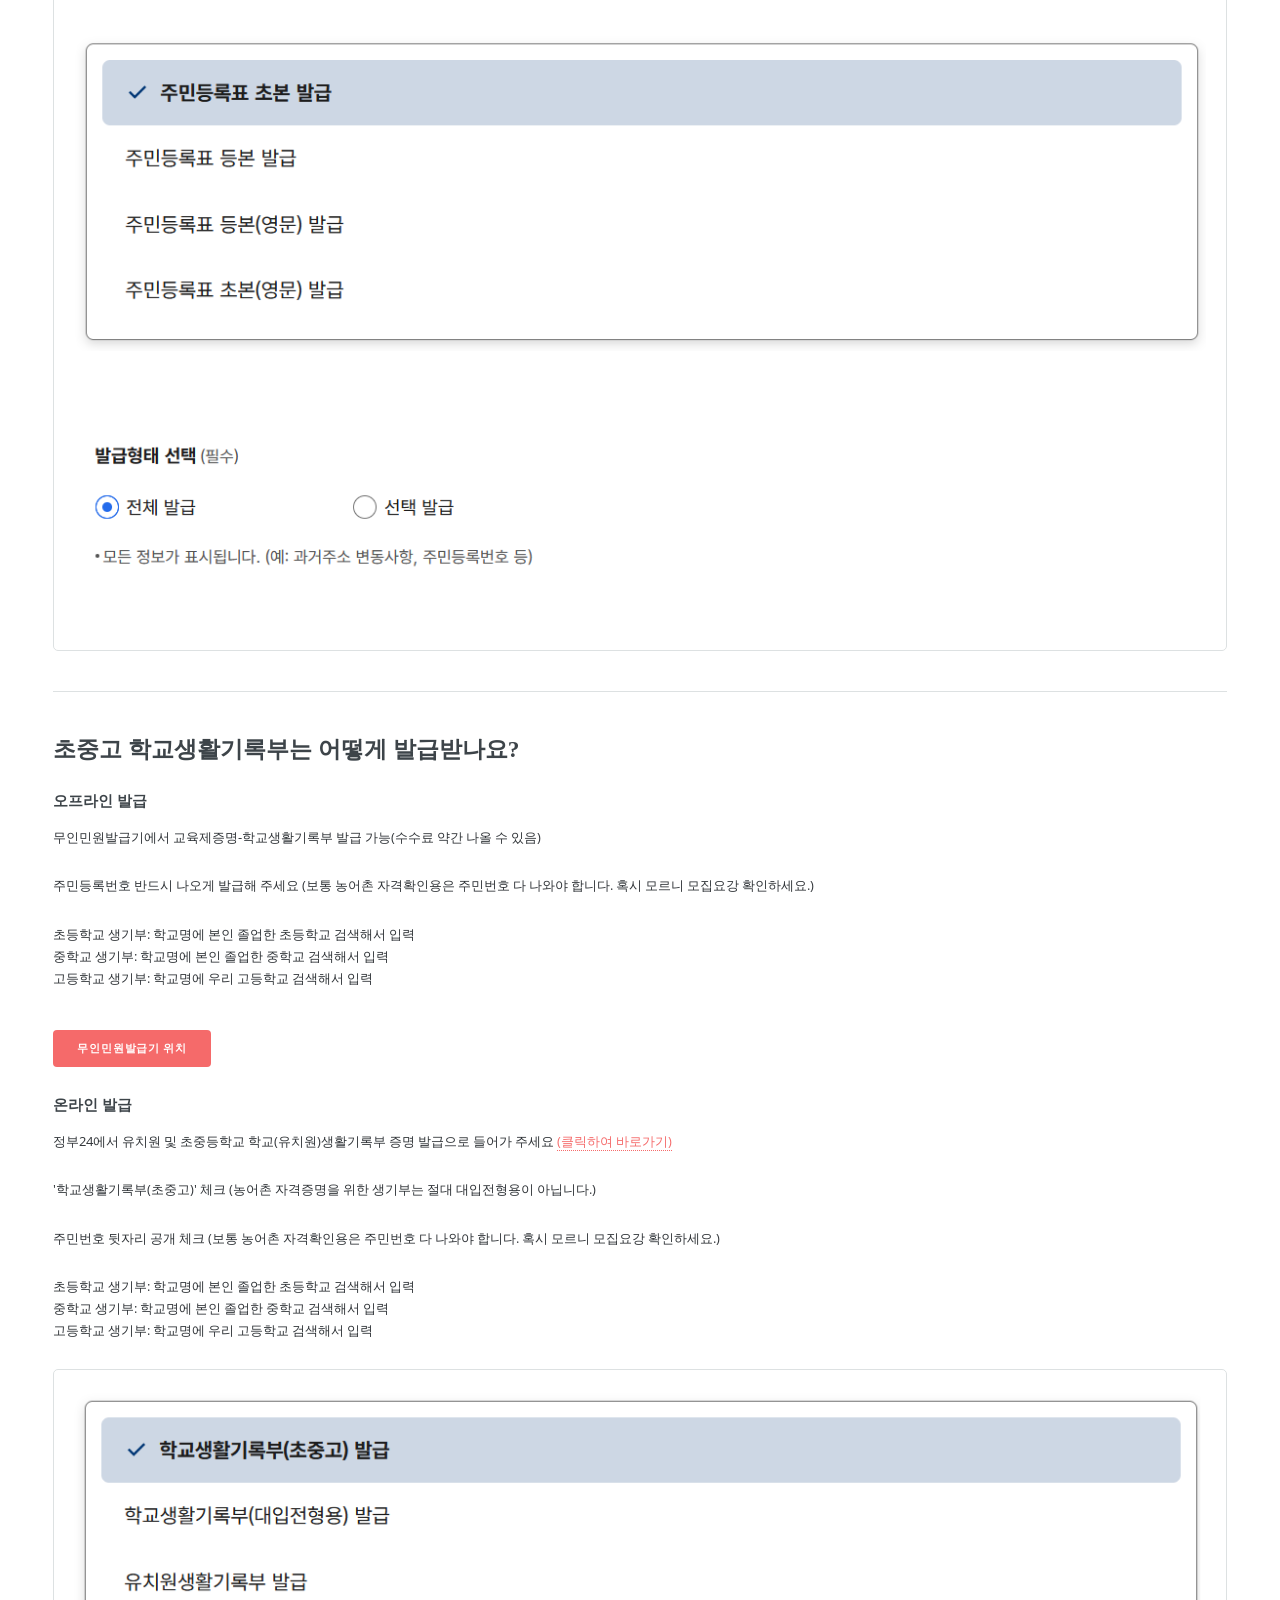
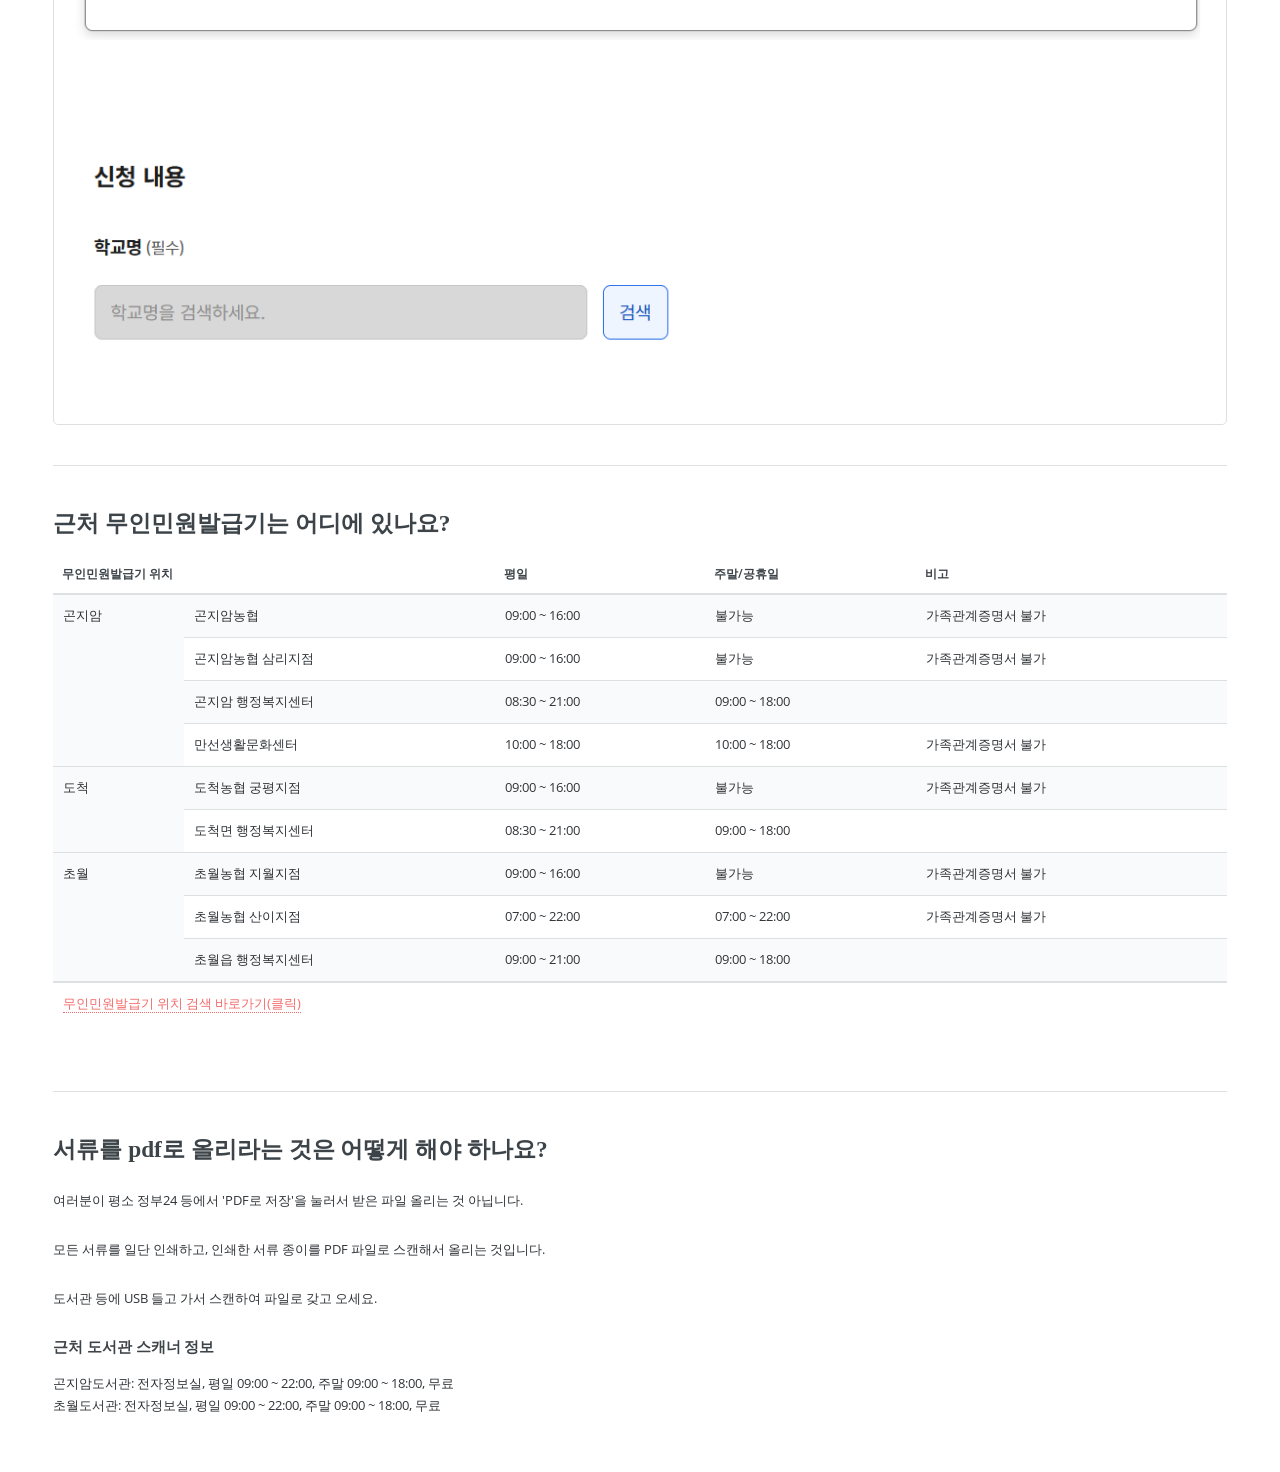
<file: apply-faq.html>
<!DOCTYPE HTML>
<!--
	Editorial by HTML5 UP
	html5up.net | @ajlkn
	Free for personal and commercial use under the CCA 3.0 license (html5up.net/license)
-->
<html lang="ko">
	<head>
		<title>대입 지원 자주 묻는 질문 - 우리 모두 대학 간다</title>
		<meta charset="utf-8" />
		<meta name="viewport" content="width=device-width, initial-scale=1, user-scalable=no" />
		<link rel="stylesheet" href="assets/css/main.css" />
		<!-- Google tag (gtag.js) -->
		<script async src="https://www.googletagmanager.com/gtag/js?id=G-PGMVPYDKQ4"></script>
		<script>
		  window.dataLayer = window.dataLayer || [];
		  function gtag(){dataLayer.push(arguments);}
		  gtag('js', new Date());
		
		  gtag('config', 'G-PGMVPYDKQ4');
		</script>
	</head>
	<body class="is-preload">

		<!-- Wrapper -->
			<div id="wrapper">

				<!-- Main -->
					<div id="main">
						<div class="inner">

							<!-- Header -->
								<header id="header">
									<a href="index.html" class="logo"><strong>우리 모두 대학 간다</strong>: 우리만을 위한 대학 입학 정보 홈페이지</a>
									<!-- 연락 도구 미사용 주석 처리
									<ul class="icons">
										<li><a href="#" class="icon brands fa-twitter"><span class="label">Twitter</span></a></li>
										<li><a href="#" class="icon brands fa-facebook-f"><span class="label">Facebook</span></a></li>
										<li><a href="#" class="icon brands fa-snapchat-ghost"><span class="label">Snapchat</span></a></li>
										<li><a href="#" class="icon brands fa-instagram"><span class="label">Instagram</span></a></li>
										<li><a href="#" class="icon brands fa-medium-m"><span class="label">Medium</span></a></li>
									</ul>
									-->
								</header>

							<!-- Content -->
								<section>
									<header class="main">
										<h1>대입 지원 자주 묻는 질문</h1>
									</header>

									<span class="image main"><img src="images/banners/img-apply-faq.png" alt="" /></span>

									<p>내용에 오류가 있을 수 있습니다. 본인 대학 가는 것이니 반드시 본인이 다시 정확히 찾아보세요.</p>
									<p>대학 꼭 가자!! 대학 지원할 때 자주 묻는 질문</p>
									<h4>내용 바로가기</h4>
									<ul class="actions">
										<li><a class="button" href="#applyinfo">모집 요강 확인</a></li>
										<li><a class="button" href="#certificate">농어촌 지원자격 확인서 발급</a></li>
										<li><a class="button" href="#resident">주민등록표 초본 발급</a></li>
										<li><a class="button" href="#schoolrecord">학교생활기록부 발급</a></li>
										<li><a class="button" href="#docmachine">무인민원발급기 위치</a></li>
										<li><a class="button" href="#docscan">서류 PDF 제출</a></li>
									</ul>
									
									<hr class="major" />


											<h2 id="applyinfo">모집요강은 어떻게 확인해야 하나요?</h2>
											<p>1) 인터넷에서 대충 검색 절대 금지, '서울대학교 입학'처럼 검색해서 그 대학의 입학 홈페이지 들어가기</p>
											<div class="box">
												<span class="image main"><img src="images/apply-faq/yogang_1.png" alt="" /></span>
											</div>
											<hr />
											<p>2) 올해 모집요강 찾기</p>
											<div class="box">
												<span class="image main"><img src="images/apply-faq/yogang_2.png" alt="" /></span>
											</div>
											<hr />
											<p>3) 본인이 지원하려는 전형 이름을 정확하게 확인, 그리고 모집요강에서 그 전형에 관한 세부 설명 부분 찾기</p>
											<div class="box">
												<span class="image main"><img src="images/apply-faq/yogang_3.png" alt="" /></span>
											</div>
											<hr />
											<p>4) 세부 설명에서 '지원자격' 확인: 농어촌 자격 확인 필요, 지원자격에 '추천을 받은 자' 있으면 담임 선생님과 내용 정확히 확인 필요</p>
											<div class="box">
												<span class="image main"><img src="images/apply-faq/yogang_5.png" alt="" /></span>
											</div>
											<div class="box">
												<span class="image main"><img src="images/apply-faq/yogang_4.png" alt="" /></span>
											</div>
											<hr />
											<p>5) 전형 방법 정확히 확인: 면접이 있는지, 실기가 있는지, 최저가 있는지 등 전형 관련 내용을 확인</p>
											<div class="box">
												<span class="image main"><img src="images/apply-faq/yogang_6.png" alt="" /></span>
											</div>
											<hr />
											<p>6) 전형 일정 확인: 서류 제출 마감일, 면접일, 합격자 발표일 등 확인해 주세요.</p>
											<div class="box">
												<span class="image main"><img src="images/apply-faq/yogang_7.png" alt="" /></span>
											</div>
											<hr />
											<p>7) 세부 설명에서 '제출서류' 확인: 어떤 서류 필요한지, 언제까지 내야 하는지, 어떻게 내야 하는지, 기타 챙겨야 하는 점이 무엇인지 확인해 주세요.<p/>
											<p>제출서류는 세부 설명 말고 다른 곳에 있을수도 있으니, 세부 설명에서 안 보이면 모집요강 목차 보고 서류 목록 확인해 주세요.</p>
											<p>※ 여러분은 원서를 쓰며 '학교생활기록부 온라인(전산) 활용'에 동의할 예정입니다.<br />
												※ 도착분 → 제시된 시점까지 우편이 도착지에 도착해야 함.<br />
												※ 소인분 → 제시된 시점까지 우편이 우체국에 접수되어야 함.</p>
											<div class="box">
												<span class="image main"><img src="images/apply-faq/yogang_8.png" alt="" /></span>
											</div>
											<hr />
											<p>8) 제출서류 양식 찾아서 확인: 보통 모집요강 맨 뒤에 있고, 모집요강에 양식이 없다면 입학 홈페이지 어딘가에 양식이 업로드되어 있습니다.</p>

											<hr class="major" />
											
											<h2 id="certificate">농어촌 특별전형 지원자격 확인서는 어떻게 받나요?</h2>
											<p>반드시 담임선생님 통해서 발급받아 주세요.</p>
											<p>대학마다 방법이 다릅니다. 원서 접수한 사이트에서 내용이 자동으로 완성된 서류를 인쇄하는 곳도 있고, 해당 대학 양식 맞춰서 직접 작성하는 곳도 있습니다.</p>
											<p>초등학교 재학기간은 초등학교 생활기록부 1페이지 내용을 기준으로, 중학교 재학기간은 중학교 생활기록부 1페이지 내용을 기준으로 작성해 주세요.</p>
											<p>고등학교 재학기간은 대학마다 기준이 다릅니다. 입학일부터 원서접수일을 적으라고 하기도 하고, 입학일부터 졸업예정일을 적으라고 하기도 하고, 또 다른 경우도 있습니다. 서류 양식과 작성법을 정확히 읽어 주세요.</p>
											<p>학교장 직인(도장) 찍는 칸이 없다면 여러분이 적으면 끝입니다.</p>
											<p>학교장 직인 필요한 경우에는 일단 다 작성하고, 필요 서류 다 준비해 놓고, 그 후에 선생님에게 꼭 이야기해 주세요.</p>
											
											<hr class="major" />
												
											<h2 id="resident">주민등록표 초본은 어떻게 발급받나요?</h2>
											<h4>오프라인 발급</h4>
											<p>무인민원발급기에서 주민등록표(초본) 발급 가능(수수료 약간 나올 수 있음)<br />
											제공되는 모든 내용이 전부 나오게 발급받아 주세요(하나라도 미포함시키지 말 것)</p>
											<ul class="actions">
												<li><a class="button primary" href="#docmachine">무인민원발급기 위치</a></li>
											</ul>
											<h4>온라인 발급</h4>
											<p>정부24에서 주민등록표 등본(초본) 발급으로 들어가 주세요 <a href="https://www.gov.kr/mw/AA020InfoCappView.do?CappBizCD=13100000015&HighCtgCD=A01010001&tp_seq=01&Mcode=10200" target='_blank'>(클릭하여 바로가기)</a></p>
											<p>'주민등록표 초본' 반드시 체크, 발급 형태에서 '전체 발급' 반드시 체크 (선택 발급하면 과거 주소 확인이 안 돼서 농어촌 전형 지원 자격 확인이 불가능합니다.)</p>
											<div class="box">
												<span class="image main"><img src="images/apply-faq/jumin_1.png" alt="" /></span>
											</div>

											<hr class="major" />
											
											<h2 id="schoolrecord">초중고 학교생활기록부는 어떻게 발급받나요?</h2>
											<h4>오프라인 발급</h4>
											<p>무인민원발급기에서 교육제증명-학교생활기록부 발급 가능(수수료 약간 나올 수 있음)</p>
											<p>주민등록번호 반드시 나오게 발급해 주세요 (보통 농어촌 자격확인용은 주민번호 다 나와야 합니다. 혹시 모르니 모집요강 확인하세요.)</p>
											<p>초등학교 생기부: 학교명에 본인 졸업한 초등학교 검색해서 입력<br />
											중학교 생기부: 학교명에 본인 졸업한 중학교 검색해서 입력<br />
											고등학교 생기부: 학교명에 우리 고등학교 검색해서 입력</p>
											<ul class="actions">
												<li><a class="button primary" href="#docmachine">무인민원발급기 위치</a></li>
											</ul>
											<h4>온라인 발급</h4>
											<p>정부24에서 유치원 및 초중등학교 학교(유치원)생활기록부 증명 발급으로 들어가 주세요 <a href="https://www.gov.kr/mw/AA020InfoCappView.do?CappBizCD=13410000019&tp_seq=01" target='_blank'>(클릭하여 바로가기)</a></p>
											<p>'학교생활기록부(초중고)' 체크 (농어촌 자격증명을 위한 생기부는 절대 대입전형용이 아닙니다.)</p>
											<p>주민번호 뒷자리 공개 체크 (보통 농어촌 자격확인용은 주민번호 다 나와야 합니다. 혹시 모르니 모집요강 확인하세요.)</p>
											<p>초등학교 생기부: 학교명에 본인 졸업한 초등학교 검색해서 입력<br />
											중학교 생기부: 학교명에 본인 졸업한 중학교 검색해서 입력<br />
											고등학교 생기부: 학교명에 우리 고등학교 검색해서 입력</p>
											<div class="box">
												<span class="image main"><img src="images/apply-faq/saenggibu_1.png" alt="" /></span>
											</div>
											
											<hr class="major" />

											<h2 id="docmachine">근처 무인민원발급기는 어디에 있나요?</h2>
											<div class="table-wrapper">
												<table>
													<thead>
														<tr>
															<th colspan="2">무인민원발급기 위치</th>
															<th>평일</th>
															<th>주말/공휴일</th>
															<th>비고</th>
														</tr>
													</thead>
													<tbody>
														<tr>
															<td rowspan="4">곤지암</td>
															<td>곤지암농협</td>
															<td>09:00 ~ 16:00</td>
															<td>불가능</td>
															<td>가족관계증명서 불가</td>
														</tr>
														<tr>
															<td>곤지암농협 삼리지점</td>
															<td>09:00 ~ 16:00</td>
															<td>불가능</td>
															<td>가족관계증명서 불가</td>
														</tr>
														<tr>
															<td>곤지암 행정복지센터</td>
															<td>08:30 ~ 21:00</td>
															<td>09:00 ~ 18:00</td>
															<td></td>
														</tr>
														<tr>
															<td>만선생활문화센터</td>
															<td>10:00 ~ 18:00</td>
															<td>10:00 ~ 18:00</td>
															<td>가족관계증명서 불가</td>
														</tr>
														<tr>
															<td rowspan="2">도척</td>
															<td>도척농협 궁평지점</td>
															<td>09:00 ~ 16:00</td>
															<td>불가능</td>
															<td>가족관계증명서 불가</td>
														</tr>
														<tr>
															<td>도척면 행정복지센터</td>
															<td>08:30 ~ 21:00</td>
															<td>09:00 ~ 18:00</td>
															<td></td>
														</tr>
														<tr>
															<td rowspan="3">초월</td>
															<td>초월농협 지월지점</td>
															<td>09:00 ~ 16:00</td>
															<td>불가능</td>
															<td>가족관계증명서 불가</td>
														</tr>
														<tr>
															<td>초월농협 산이지점</td>
															<td>07:00 ~ 22:00</td>
															<td>07:00 ~ 22:00</td>
															<td>가족관계증명서 불가</td>
														</tr>
														<tr>
															<td>초월읍 행정복지센터</td>
															<td>09:00 ~ 21:00</td>
															<td>09:00 ~ 18:00</td>
															<td></td>
														</tr>
													</tbody>
													<tfoot>
														<tr>
															<td colspan="5"><a href="https://plus.gov.kr/portal/custcntr/utztngd/unmncvlcptissugd" target='_blank'>무인민원발급기 위치 검색 바로가기(클릭)</a></td>
														</tr>
													</tfoot>
												</table>
											</div>

											<hr class="major" />

											<h2 id="docscan">서류를 pdf로 올리라는 것은 어떻게 해야 하나요?</h2>
											<p>여러분이 평소 정부24 등에서 'PDF로 저장'을 눌러서 받은 파일 올리는 것 아닙니다.</p>
											<p>모든 서류를 일단 인쇄하고, 인쇄한 서류 종이를 PDF 파일로 스캔해서 올리는 것입니다.</p>
											<p>도서관 등에 USB 들고 가서 스캔하여 파일로 갖고 오세요.</p>
											<h4>근처 도서관 스캐너 정보</h4>
											<p>곤지암도서관: 전자정보실, 평일 09:00 ~ 22:00, 주말 09:00 ~ 18:00, 무료<br />
											초월도서관: 전자정보실, 평일 09:00 ~ 22:00, 주말 09:00 ~ 18:00, 무료</p>
											
								</section>

						</div>
					</div>

				<!-- Sidebar -->
					<div id="sidebar">
						<div class="inner">

							<!-- Search -->
								<!-- 미사용 부분 주석 처리
								<section id="search" class="alt">
									<form method="post" action="#">
										<input type="text" name="query" id="query" placeholder="검색" />
									</form>
								</section>
								-->

							<!-- Menu -->
								<nav id="menu">
						<header class="major">
							<h2>내용 목록</h2>
						</header>
						<ul>
							<li><a href="index.html">첫 페이지로</a></li>
							<li><a href="university-category.html">우리나라 대학 종류</a></li>
							<li>
								<span class="opener">대학을 가는 방법</span>
								<ul>
									<li><a href="university-enter-time.html">지원 시기에 따른 전형 분류</a></li>
									<li><a href="university-enter-factor.html">반영 요소에 따른 전형 분류</a></li>
									<li><a href="university-enter-condition.html">지원 자격에 따른 전형 분류</a></li>
								</ul>
							</li>
							<li><a href="job-exploration.html">다양한 직업과 대학 탐색하기</a></li>
							<li>
								<span class="opener">대입 전략</span>
								<ul>
									<li><a href="university-strategy.html">전략적으로 대학 가기</a></li>
									<li><a href="school-record-strategy.html">생활기록부 챙기기</a></li>
								</ul>
							</li>
							<li>
								<span class="opener">대입 정보 자료집</span>
								<ul>
									<li><a href="https://www.adiga.kr/uct/nmg/mgz/magazineView.do?menuId=PCUCTNMG1100" target="_blank">대입정보매거진 (대입정보포털)</a></li>
									<li><a href="https://more.goe.go.kr/jinhak/subList/30300001877" target="_blank">꿈진 (경기진학정보센터)</a></li>
								</ul>
							</li>
							<li>
								<span class="opener">대입 지원 실전</span>
								<ul>
									<li><a href="apply-manual.html">원서 접수 방법</a></li>
									<li><a href="apply-calendar.html">원서 접수 일정</a></li>
									<li><a href="apply-faq.html">대입 지원 자주 묻는 질문</a></li>
								</ul>
							</li>

							<!-- 미사용 부분 주석 처리
										<li><a href="#">Etiam Dolore</a></li>
										<li><a href="#">Adipiscing</a></li>
										<li>
											<span class="opener">Another Submenu</span>
											<ul>
												<li><a href="#">Lorem Dolor</a></li>
												<li><a href="#">Ipsum Adipiscing</a></li>
												<li><a href="#">Tempus Magna</a></li>
												<li><a href="#">Feugiat Veroeros</a></li>
											</ul>
										</li>
										<li><a href="#">Maximus Erat</a></li>
										<li><a href="#">Sapien Mauris</a></li>
										<li><a href="#">Amet Lacinia</a></li>
										-->
						</ul>
					</nav>

							<!-- Section -->
							<!-- 미사용 부분 주석 처리
								<section>
									<header class="major">
										<h2>Ante interdum</h2>
									</header>
									<div class="mini-posts">
										<article>
											<a href="#" class="image"><img src="images/pic07.jpg" alt="" /></a>
											<p>Aenean ornare velit lacus, ac varius enim lorem ullamcorper dolore aliquam.</p>
										</article>
										<article>
											<a href="#" class="image"><img src="images/pic08.jpg" alt="" /></a>
											<p>Aenean ornare velit lacus, ac varius enim lorem ullamcorper dolore aliquam.</p>
										</article>
										<article>
											<a href="#" class="image"><img src="images/pic09.jpg" alt="" /></a>
											<p>Aenean ornare velit lacus, ac varius enim lorem ullamcorper dolore aliquam.</p>
										</article>
									</div>
									<ul class="actions">
										<li><a href="#" class="button">More</a></li>
									</ul>
								</section>
								-->

							<!-- Section -->
								<!-- 미사용 부분 주석 처리
								<section>
									<header class="major">
										<h2>Get in touch</h2>
									</header>
									<p>Sed varius enim lorem ullamcorper dolore aliquam aenean ornare velit lacus, ac varius enim lorem ullamcorper dolore. Proin sed aliquam facilisis ante interdum. Sed nulla amet lorem feugiat tempus aliquam.</p>
									<ul class="contact">
										<li class="icon solid fa-envelope"><a href="#">information@untitled.tld</a></li>
										<li class="icon solid fa-phone">(000) 000-0000</li>
										<li class="icon solid fa-home">1234 Somewhere Road #8254<br />
										Nashville, TN 00000-0000</li>
									</ul>
								</section>
								-->

							<!-- Footer -->
								<footer id="footer">
									<p class="copyright">&copy; 우리 모두 대학 간다. Made by heechun, All rights reserved. Design: <a href="https://html5up.net">HTML5 UP</a>.</p>
									<p class="copyright">이 사이트는 AI를 이용해 생성한 이미지가 포함되어 있습니다.</p>
								</footer>

						</div>
					</div>

			</div>

		<!-- Scripts -->
			<script src="assets/js/jquery.min.js"></script>
			<script src="assets/js/browser.min.js"></script>
			<script src="assets/js/breakpoints.min.js"></script>
			<script src="assets/js/util.js"></script>
			<script src="assets/js/main.js"></script>

	</body>

</html>
</file>
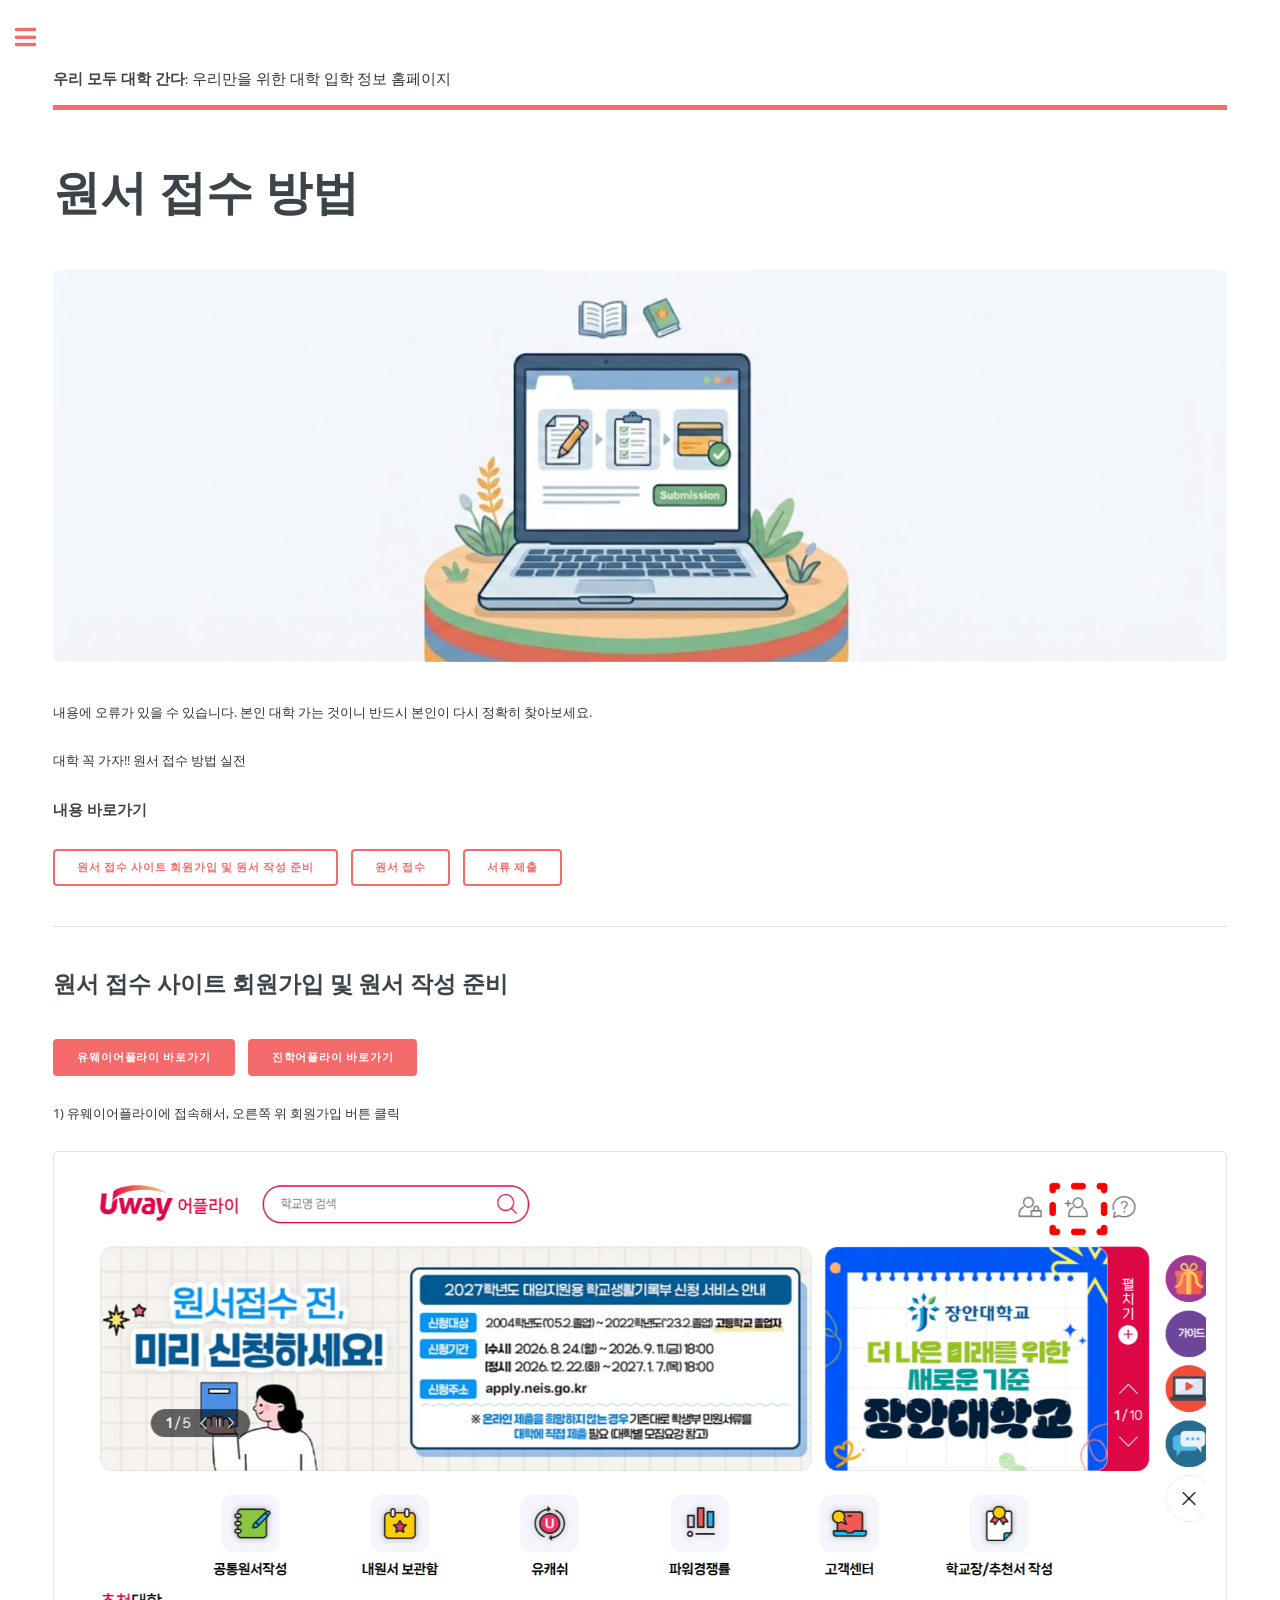
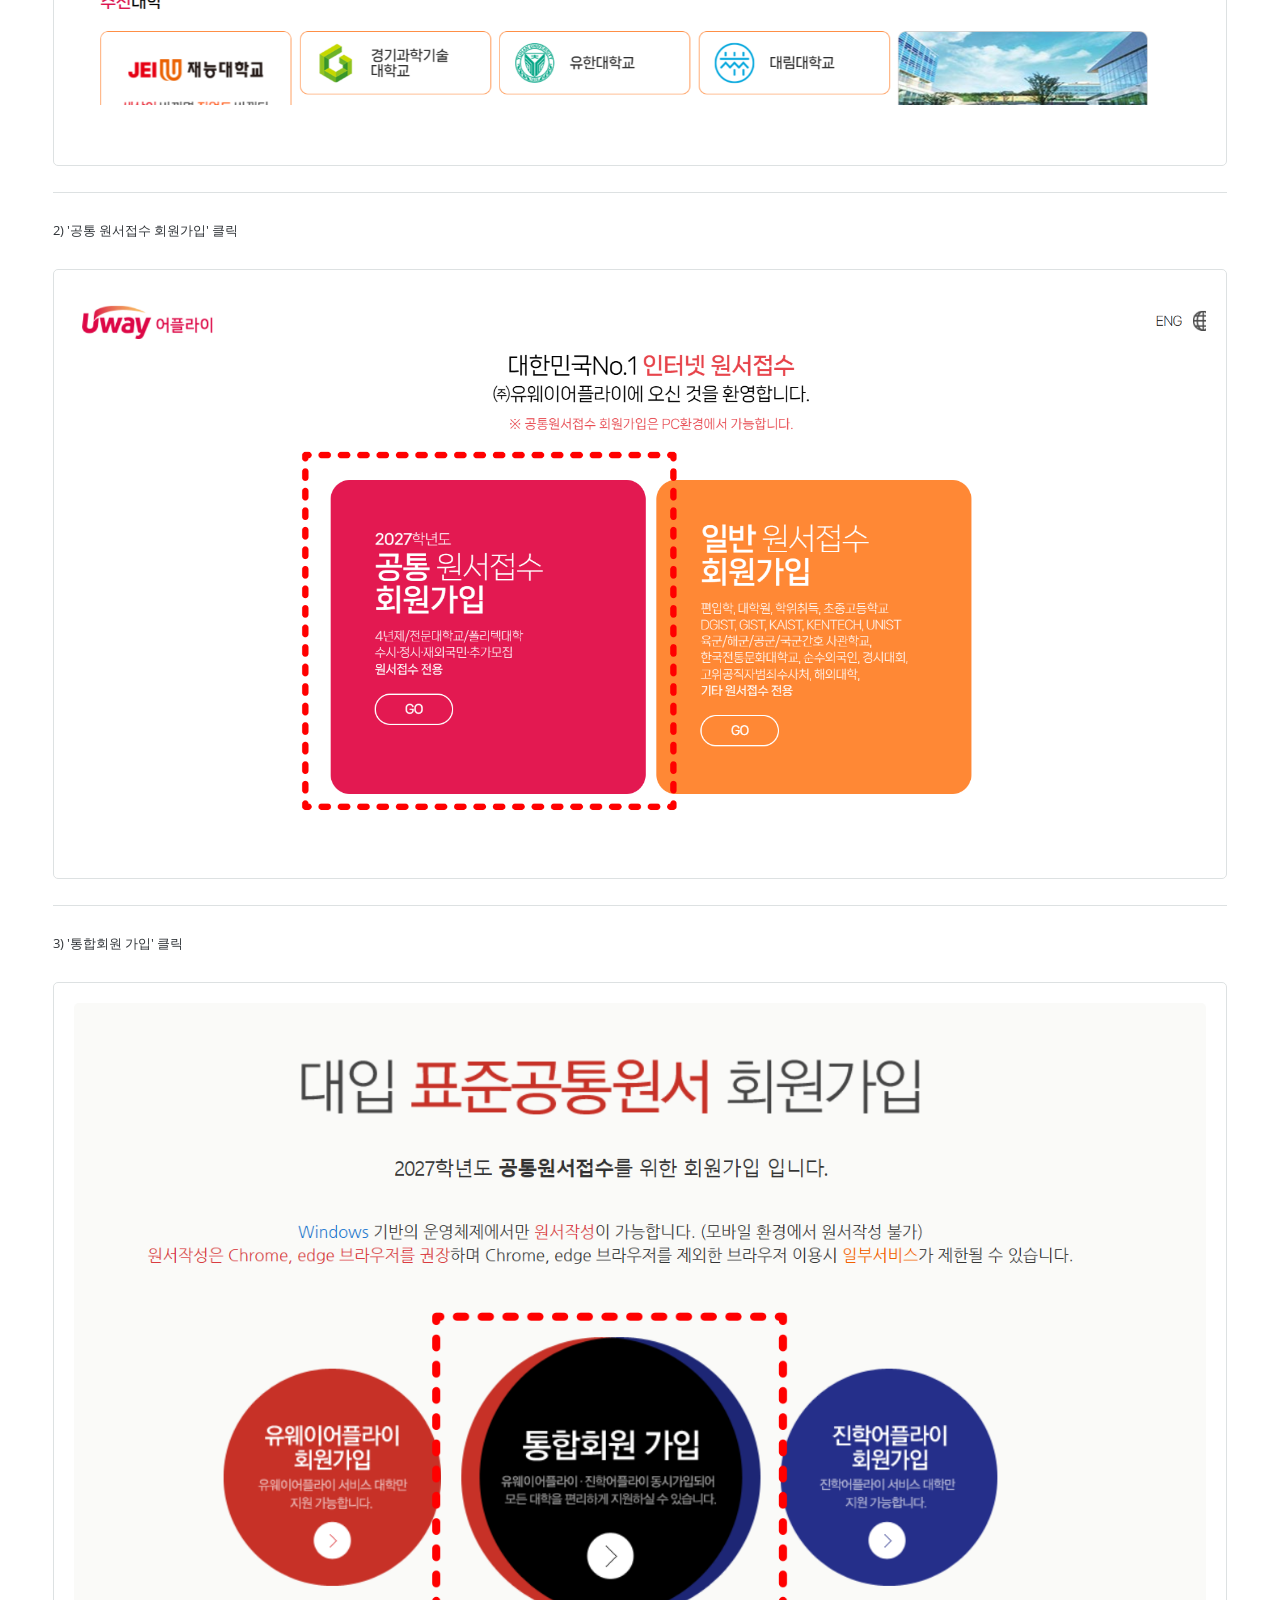
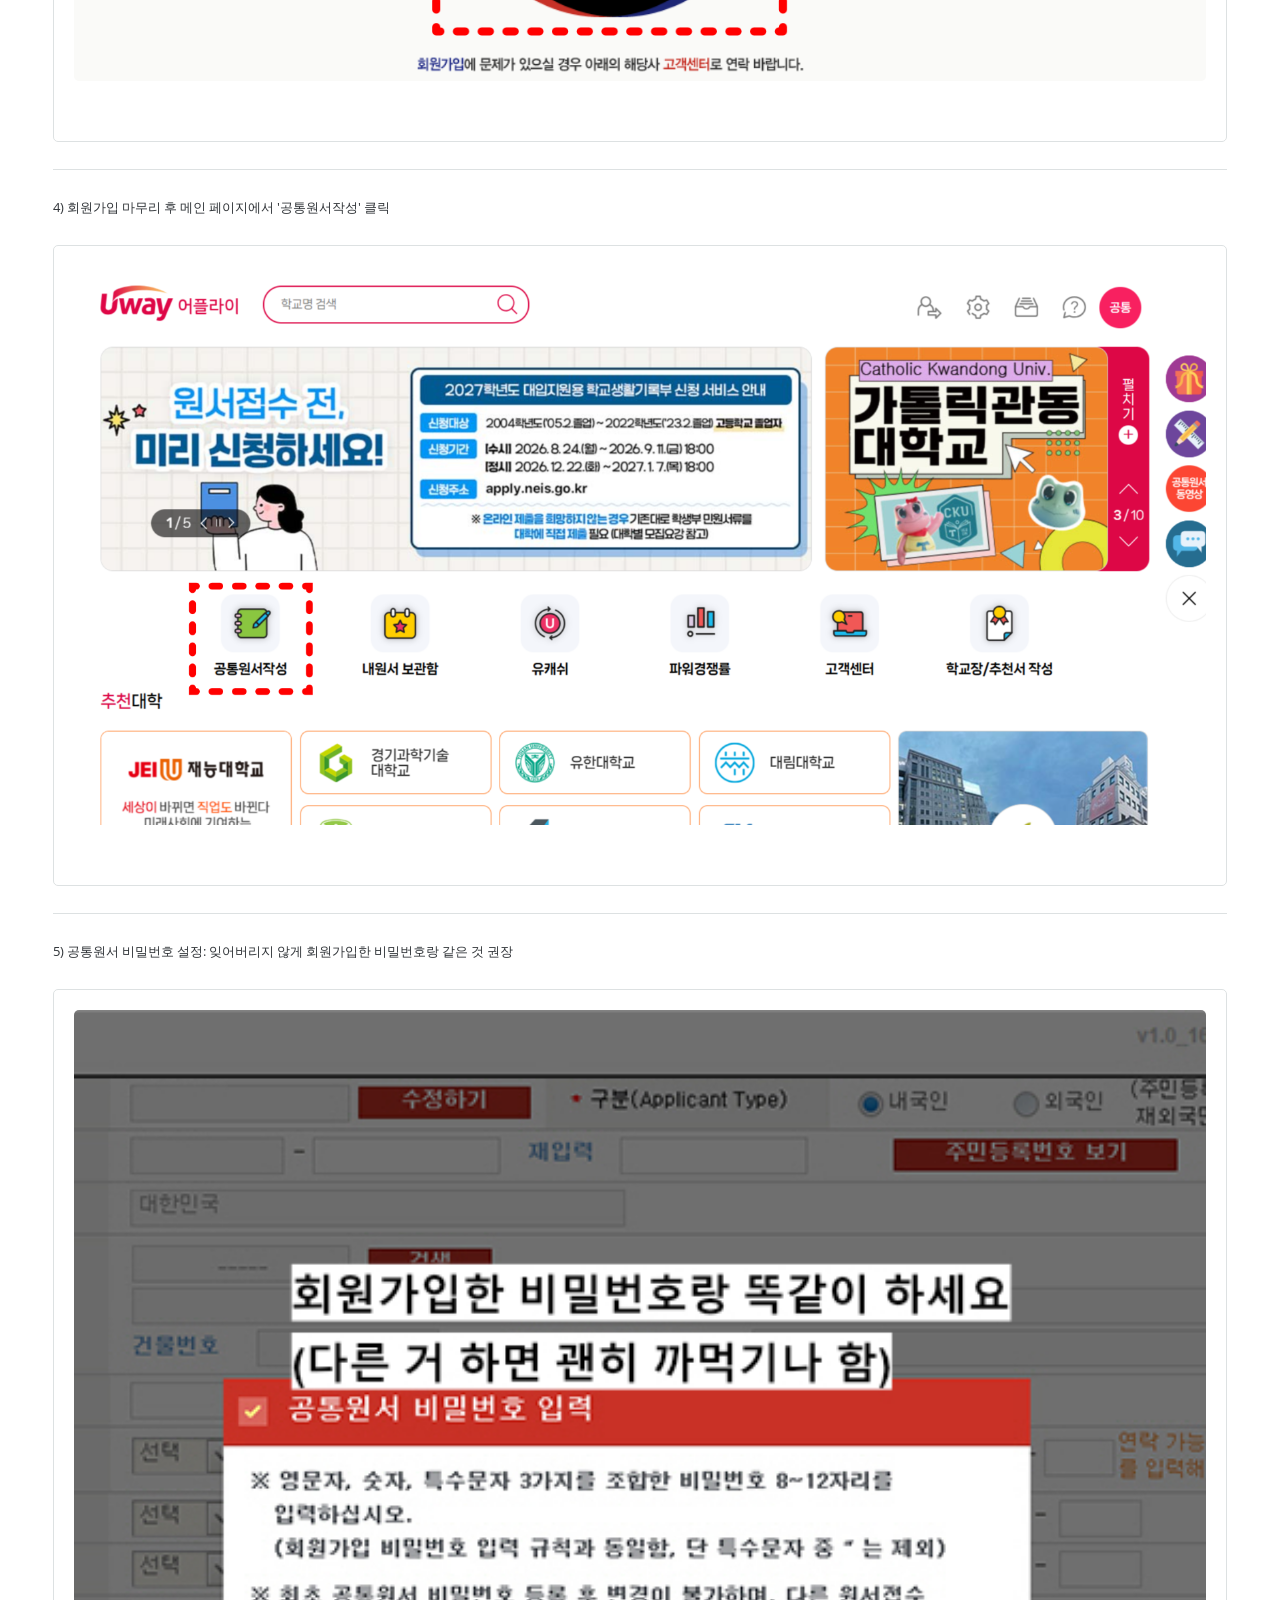
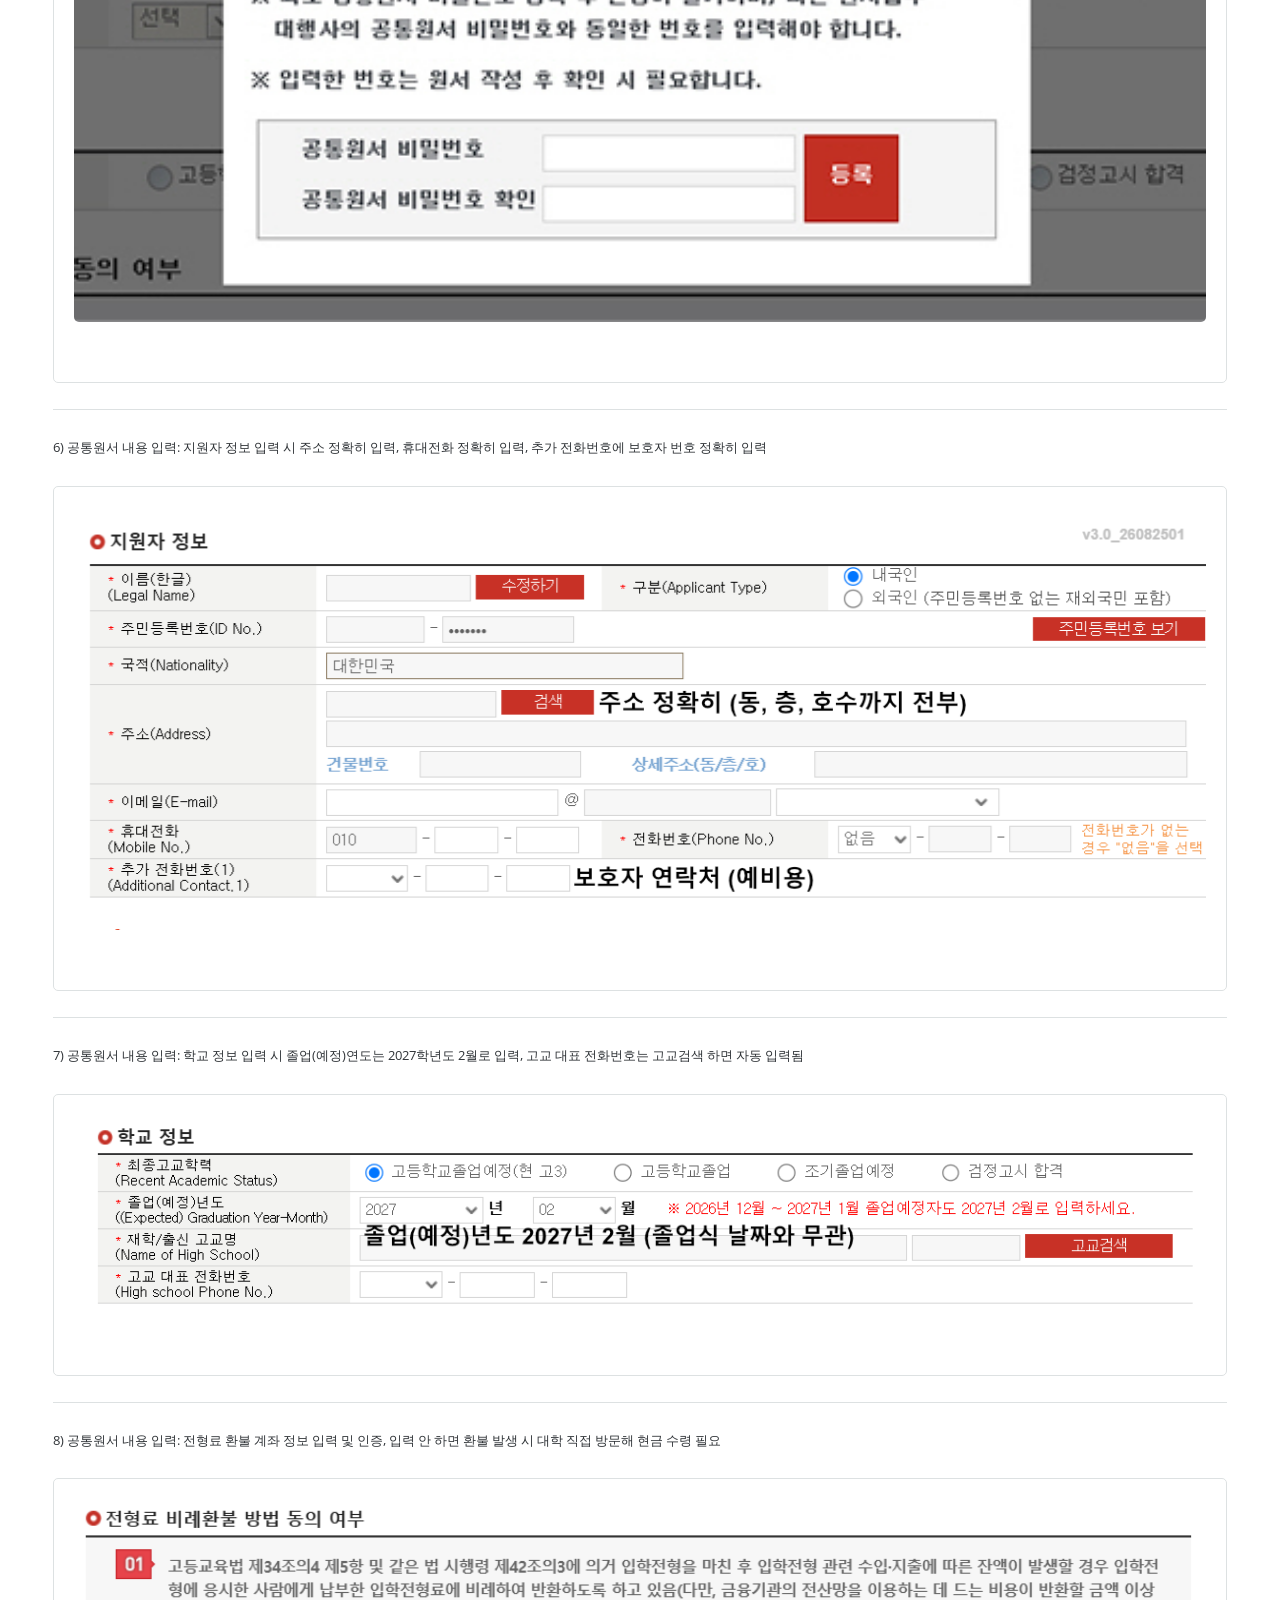
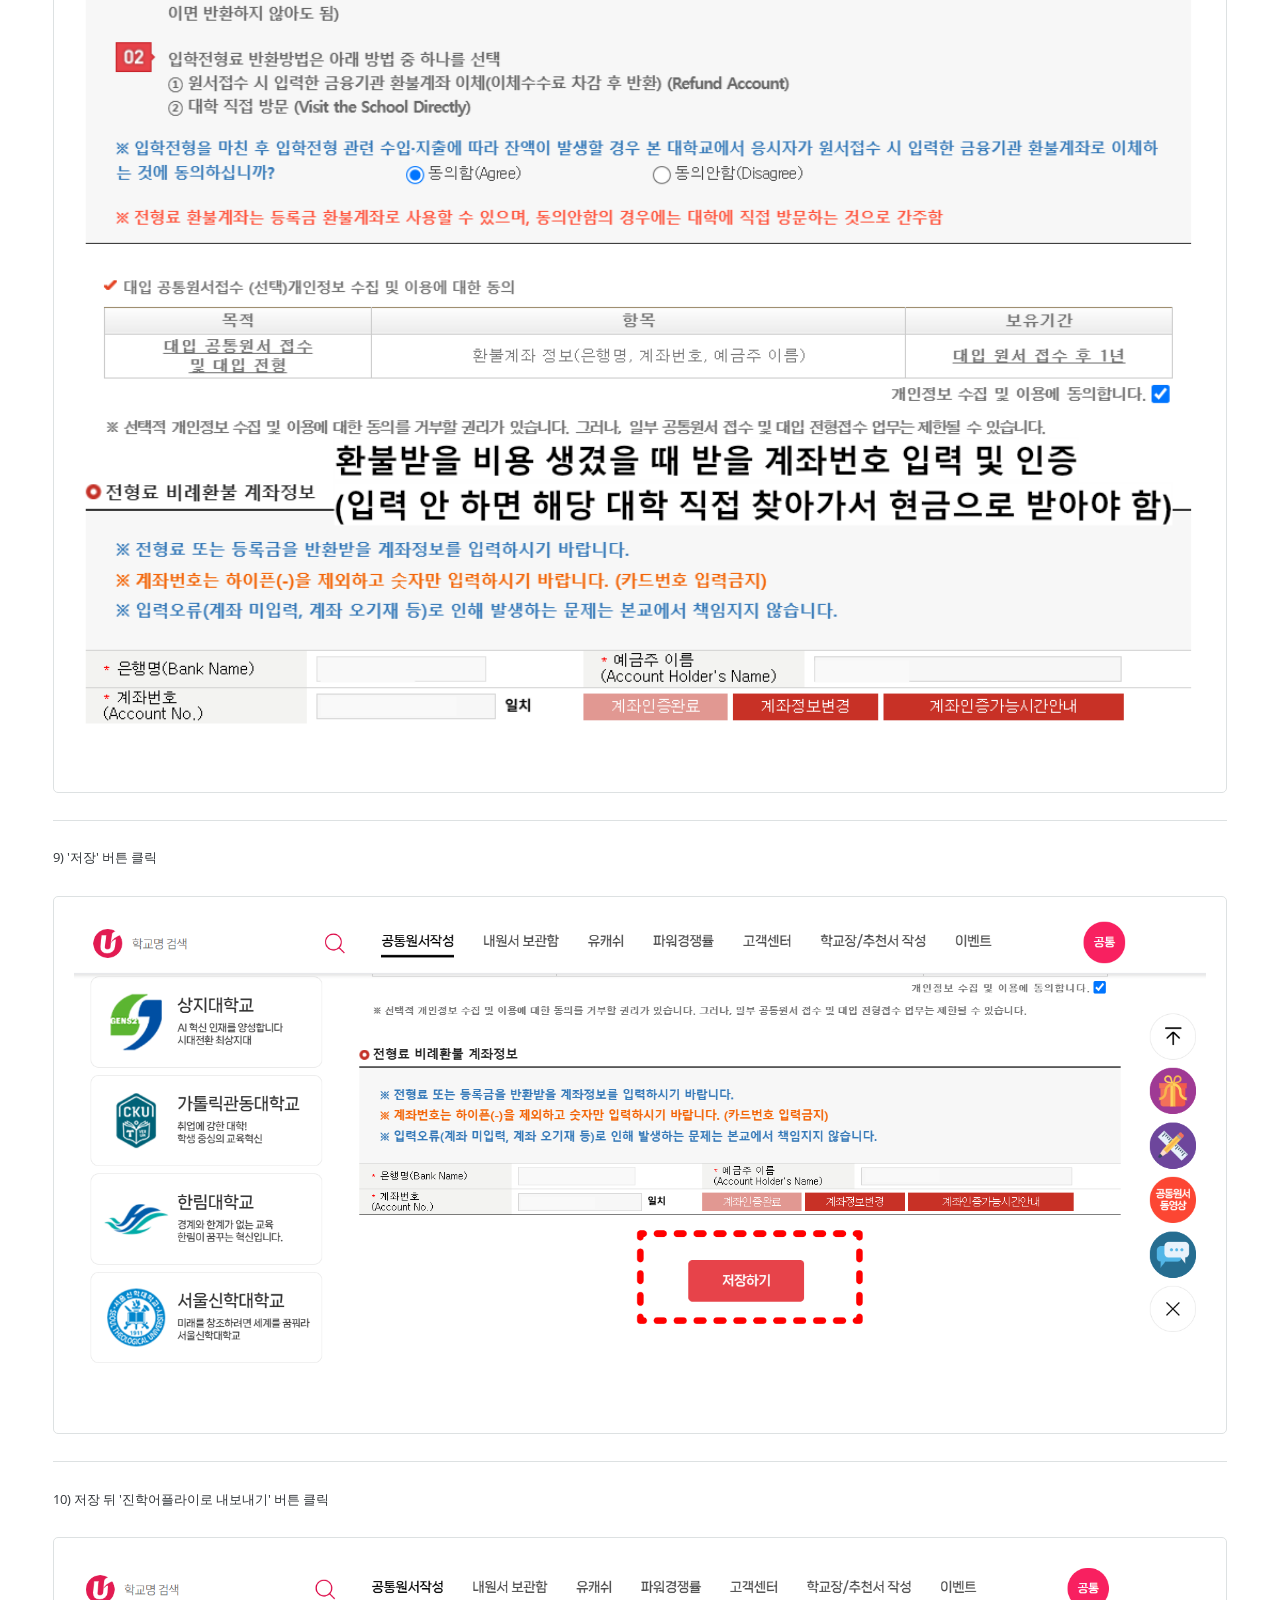
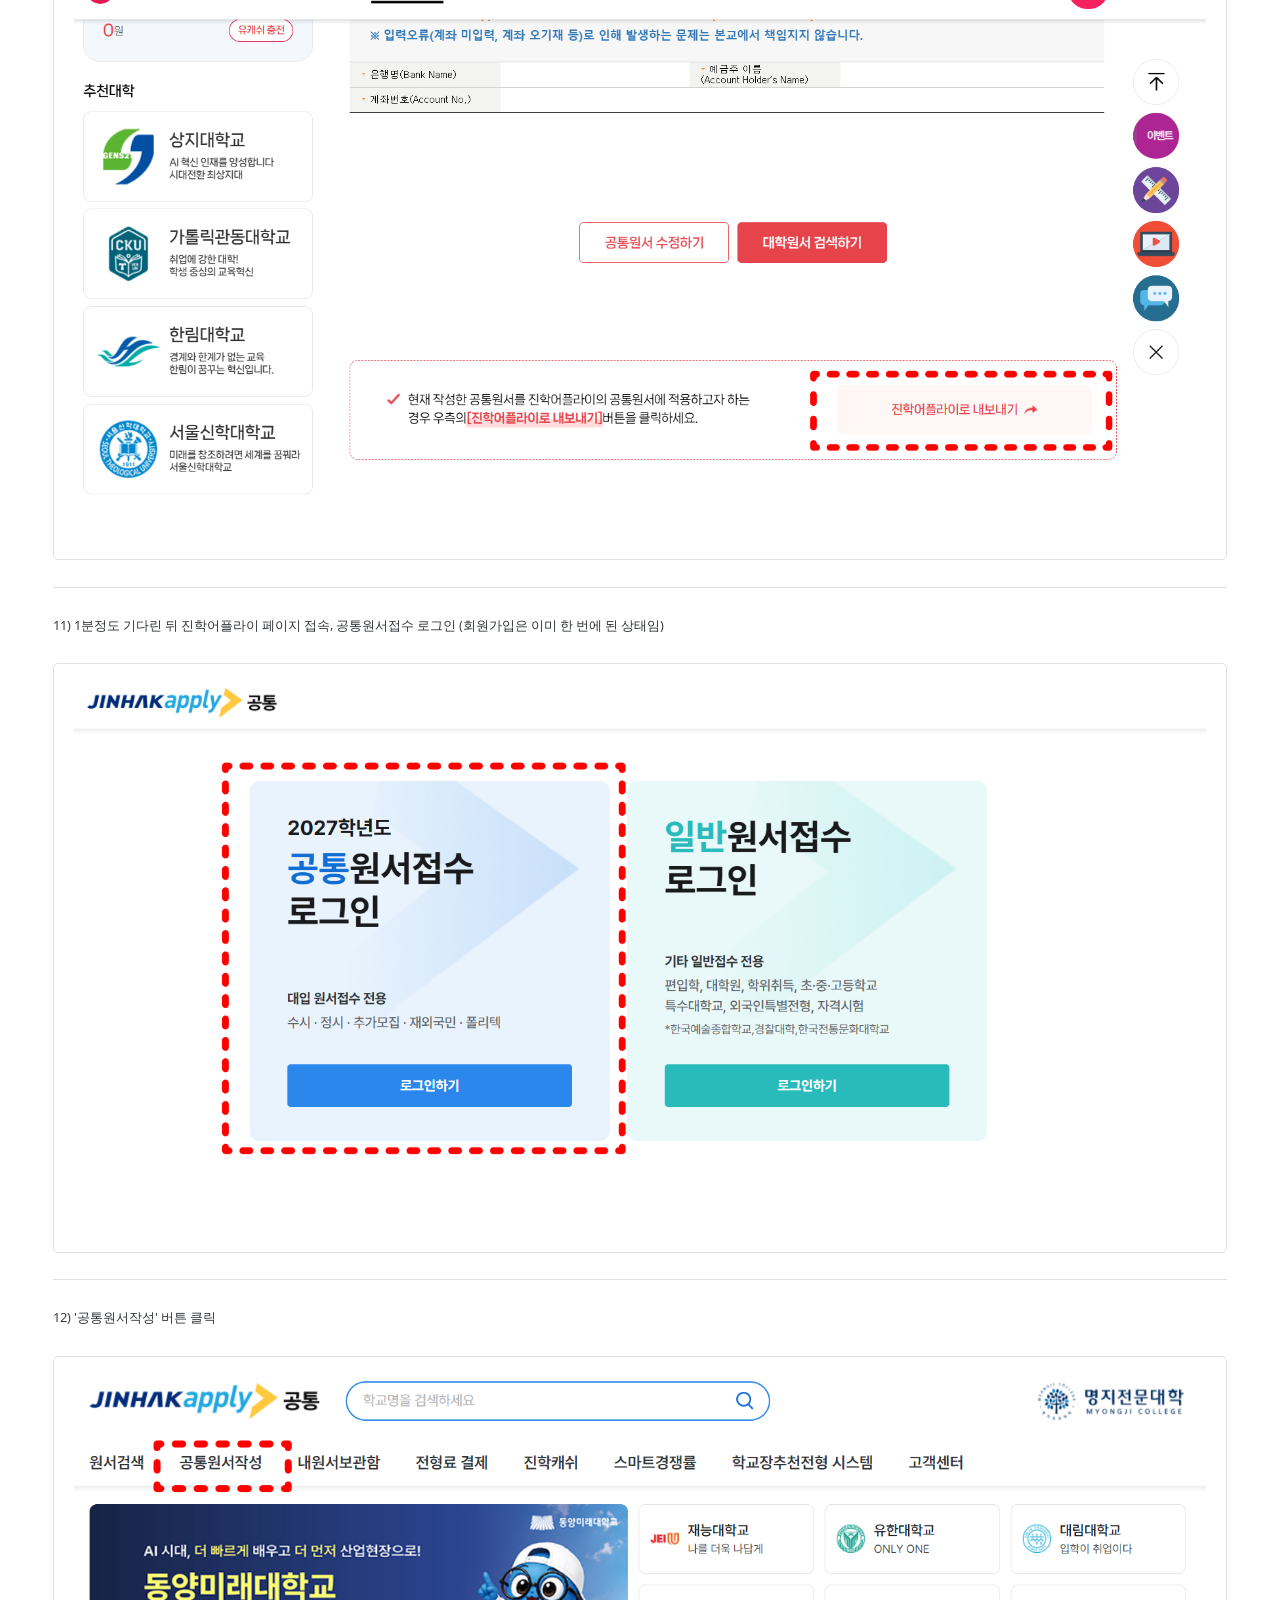
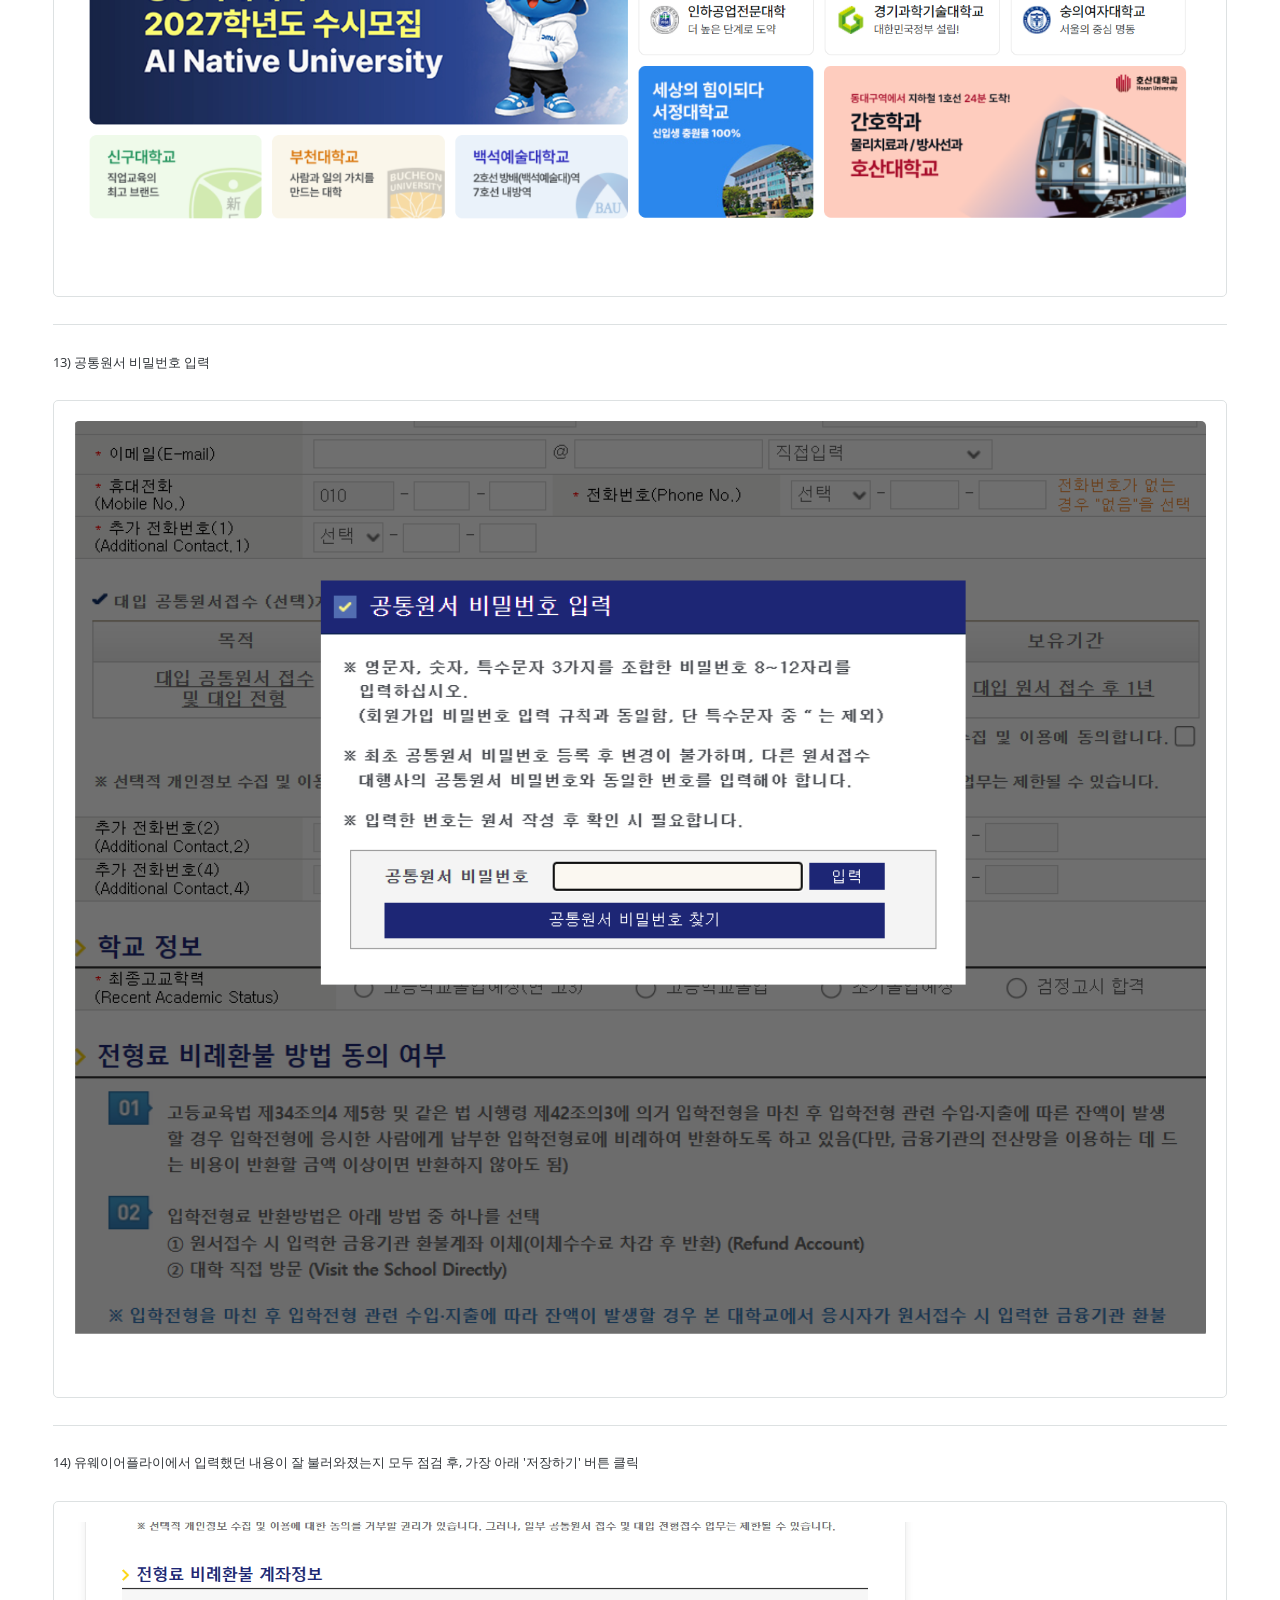
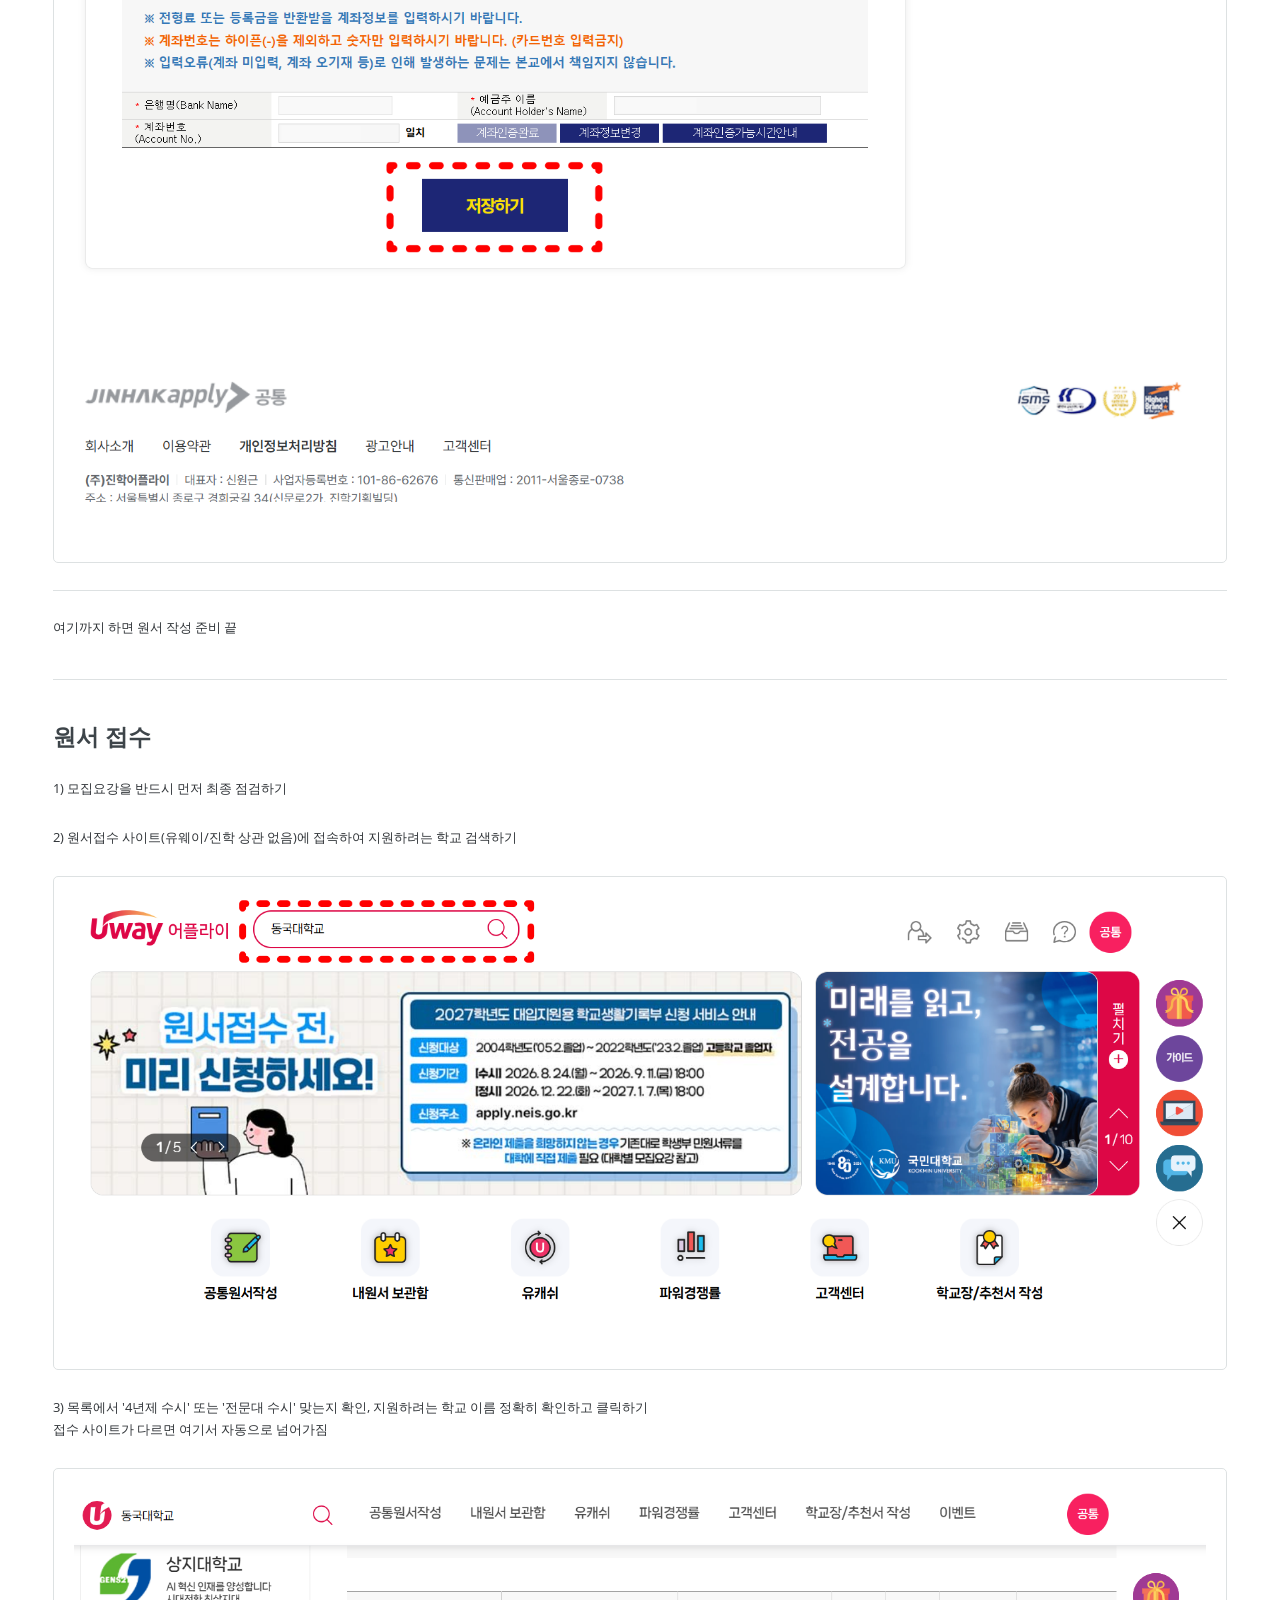
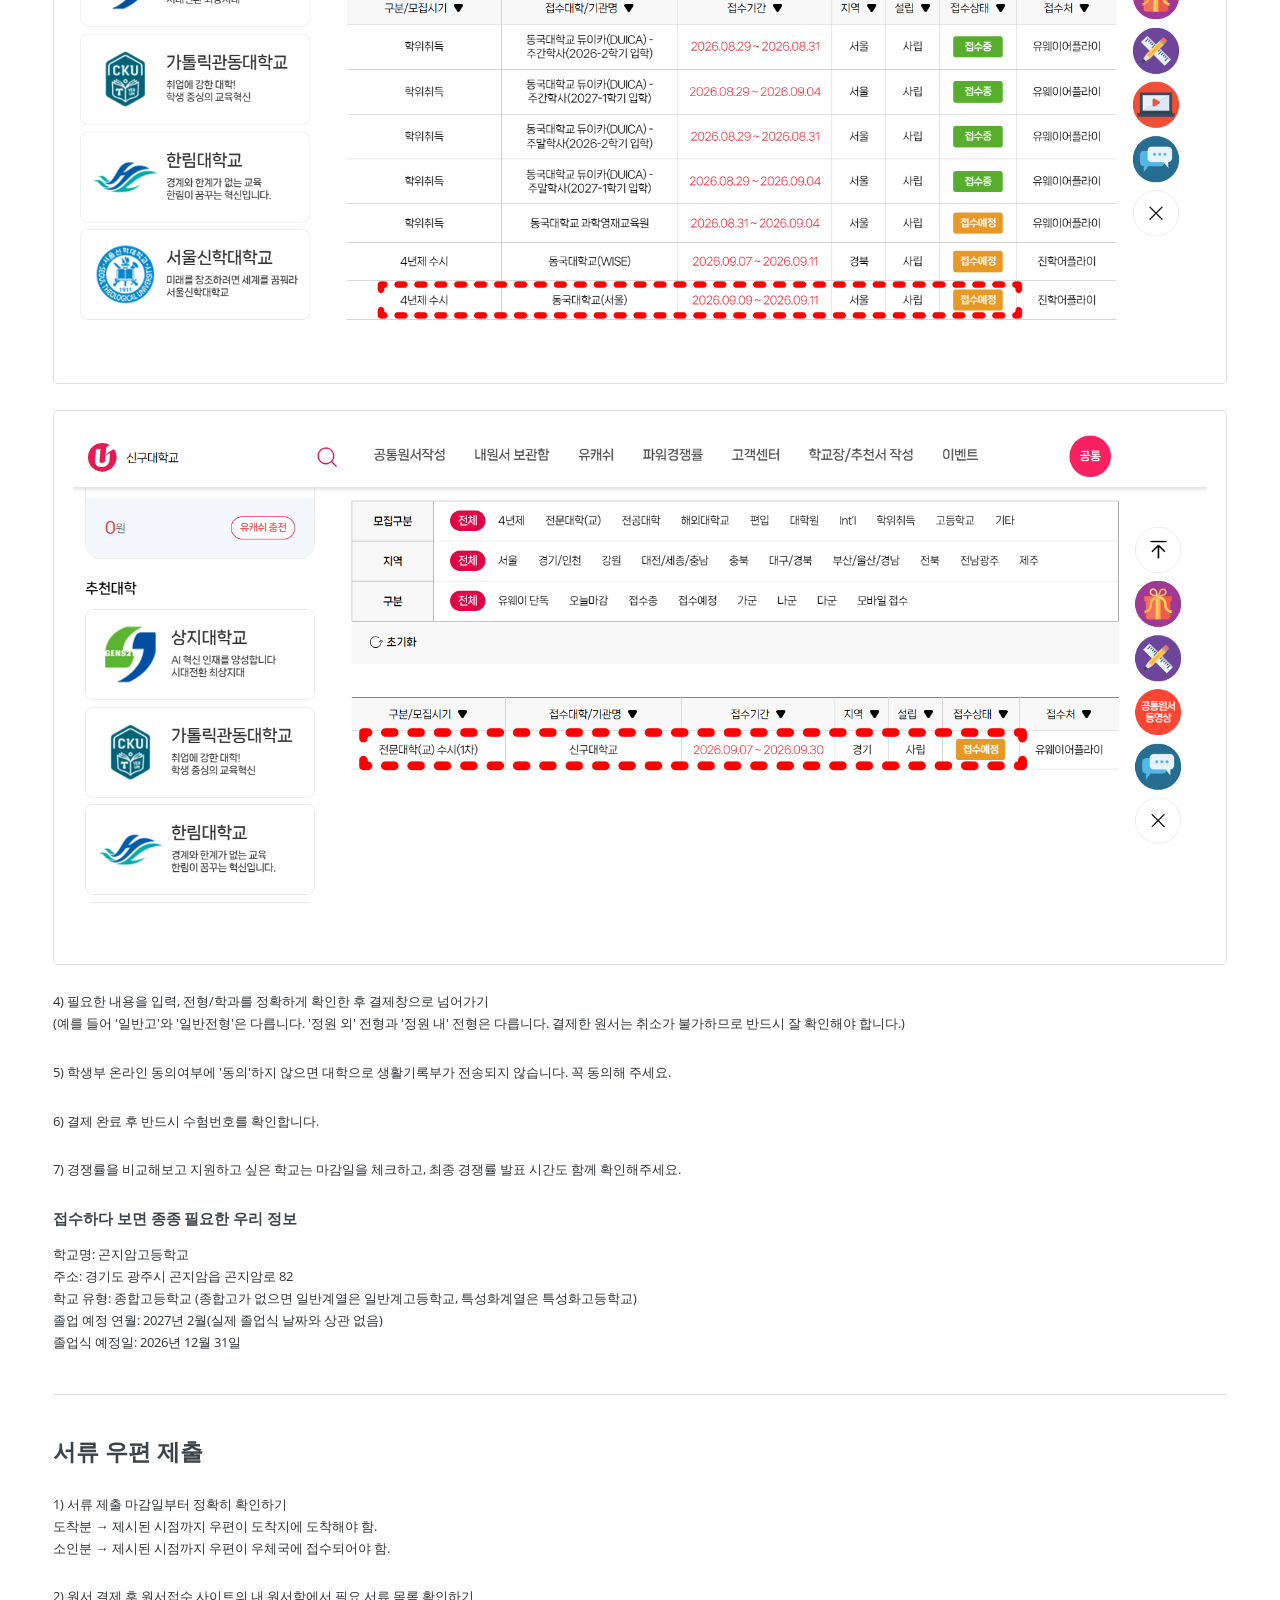
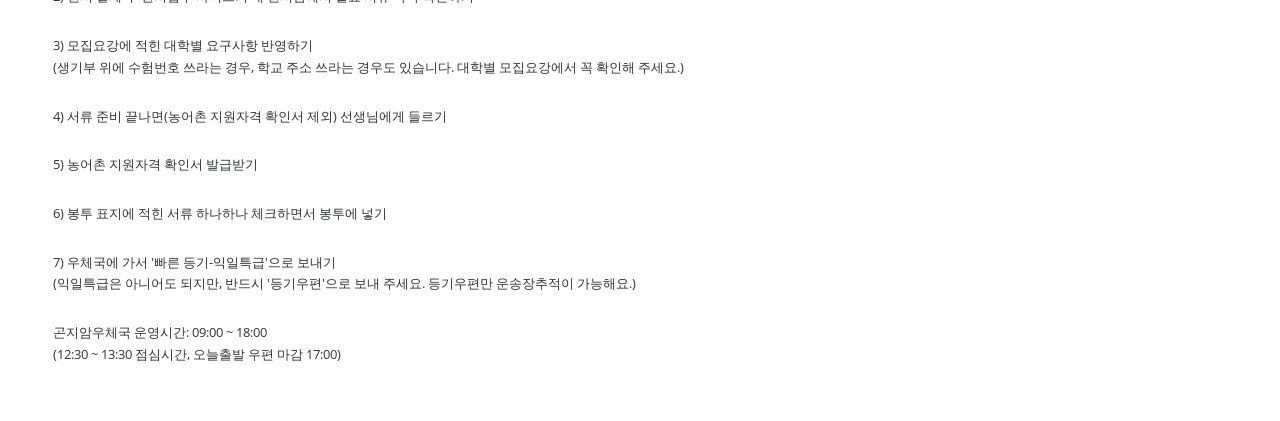
<file: apply-manual.html>
<!DOCTYPE HTML>
<!--
	Editorial by HTML5 UP
	html5up.net | @ajlkn
	Free for personal and commercial use under the CCA 3.0 license (html5up.net/license)
-->
<html lang="ko">
	<head>
		<title>원서 접수 방법 - 우리 모두 대학 간다</title>
		<meta charset="utf-8" />
		<meta name="viewport" content="width=device-width, initial-scale=1, user-scalable=no" />
		<link rel="stylesheet" href="assets/css/main.css" />
		<!-- Google tag (gtag.js) -->
		<script async src="https://www.googletagmanager.com/gtag/js?id=G-PGMVPYDKQ4"></script>
		<script>
		  window.dataLayer = window.dataLayer || [];
		  function gtag(){dataLayer.push(arguments);}
		  gtag('js', new Date());

		  gtag('config', 'G-PGMVPYDKQ4');
		</script>
	</head>
	<body class="is-preload">

		<!-- Wrapper -->
			<div id="wrapper">

				<!-- Main -->
					<div id="main">
						<div class="inner">

							<!-- Header -->
								<header id="header">
									<a href="index.html" class="logo"><strong>우리 모두 대학 간다</strong>: 우리만을 위한 대학 입학 정보 홈페이지</a>
									<!-- 연락 도구 미사용 주석 처리
									<ul class="icons">
										<li><a href="#" class="icon brands fa-twitter"><span class="label">Twitter</span></a></li>
										<li><a href="#" class="icon brands fa-facebook-f"><span class="label">Facebook</span></a></li>
										<li><a href="#" class="icon brands fa-snapchat-ghost"><span class="label">Snapchat</span></a></li>
										<li><a href="#" class="icon brands fa-instagram"><span class="label">Instagram</span></a></li>
										<li><a href="#" class="icon brands fa-medium-m"><span class="label">Medium</span></a></li>
									</ul>
									-->
								</header>

							<!-- Content -->
								<section>
									<header class="main">
										<h1>원서 접수 방법</h1>
									</header>

									<span class="image main"><img src="images/banners/img-apply-manual.png" alt="" /></span>

									<p>내용에 오류가 있을 수 있습니다. 본인 대학 가는 것이니 반드시 본인이 다시 정확히 찾아보세요.</p>
									<p>대학 꼭 가자!! 원서 접수 방법 실전</p>
									<h4>내용 바로가기</h4>
									<ul class="actions">
										<li><a class="button" href="#register">원서 접수 사이트 회원가입 및 원서 작성 준비</a></li>
										<li><a class="button" href="#apply">원서 접수</a></li>
										<li><a class="button" href="#docsapply">서류 제출</a></li>
									</ul>

									<hr class="major" />


											<h2 id="register">원서 접수 사이트 회원가입 및 원서 작성 준비</h2>

											<ul class="actions">
												<li><a class="button primary" href="https://www.uwayapply.com">유웨이어플라이 바로가기</a></li>
												<li><a class="button primary" href="https://www.jinhakapply.com">진학어플라이 바로가기</a></li>
											</ul>

											<p>1) 유웨이어플라이에 접속해서, 오른쪽 위 회원가입 버튼 클릭</p>
											<div class="box">
												<span class="image main"><img src="images/apply-manual/(1).png" alt="" /></span>
											</div>
											<hr />

											<p>2) '공통 원서접수 회원가입' 클릭</p>
											<div class="box">
												<span class="image main"><img src="images/apply-manual/(2).png" alt="" /></span>
											</div>
											<hr />

											<p>3) '통합회원 가입' 클릭</p>
											<div class="box">
												<span class="image main"><img src="images/apply-manual/(3).png" alt="" /></span>
											</div>
											<hr />

											<p>4) 회원가입 마무리 후 메인 페이지에서 '공통원서작성' 클릭</p>
											<div class="box">
												<span class="image main"><img src="images/apply-manual/(4).png" alt="" /></span>
											</div>
											<hr />

											<p>5) 공통원서 비밀번호 설정: 잊어버리지 않게 회원가입한 비밀번호랑 같은 것 권장</p>
											<div class="box">
												<span class="image main"><img src="images/apply-manual/(5).png" alt="" /></span>
											</div>
											<hr />

											<p>6) 공통원서 내용 입력: 지원자 정보 입력 시 주소 정확히 입력, 휴대전화 정확히 입력, 추가 전화번호에 보호자 번호 정확히 입력</p>
											<div class="box">
												<span class="image main"><img src="images/apply-manual/(6).png" alt="" /></span>
											</div>
											<hr />

											<p>7) 공통원서 내용 입력: 학교 정보 입력 시 졸업(예정)연도는 2027학년도 2월로 입력, 고교 대표 전화번호는 고교검색 하면 자동 입력됨</p>
											<div class="box">
												<span class="image main"><img src="images/apply-manual/(7).png" alt="" /></span>
											</div>
											<hr />

											<p>8) 공통원서 내용 입력: 전형료 환불 계좌 정보 입력 및 인증, 입력 안 하면 환불 발생 시 대학 직접 방문해 현금 수령 필요</p>
											<div class="box">
												<span class="image main"><img src="images/apply-manual/(8).png" alt="" /></span>
											</div>
											<hr />

											<p>9) '저장' 버튼 클릭</p>
											<div class="box">
												<span class="image main"><img src="images/apply-manual/(9).png" alt="" /></span>
											</div>
											<hr />

											<p>10) 저장 뒤 '진학어플라이로 내보내기' 버튼 클릭</p>
											<div class="box">
												<span class="image main"><img src="images/apply-manual/(10).png" alt="" /></span>
											</div>
											<hr />

											<p>11) 1분정도 기다린 뒤 진학어플라이 페이지 접속, 공통원서접수 로그인 (회원가입은 이미 한 번에 된 상태임)</p>
											<div class="box">
												<span class="image main"><img src="images/apply-manual/(11).png" alt="" /></span>
											</div>
											<hr />

											<p>12) '공통원서작성' 버튼 클릭</p>
											<div class="box">
												<span class="image main"><img src="images/apply-manual/(12).png" alt="" /></span>
											</div>
											<hr />

											<p>13) 공통원서 비밀번호 입력</p>
											<div class="box">
												<span class="image main"><img src="images/apply-manual/(13).png" alt="" /></span>
											</div>
											<hr />

											<p>14) 유웨이어플라이에서 입력했던 내용이 잘 불러와졌는지 모두 점검 후, 가장 아래 '저장하기' 버튼 클릭</p>
											<div class="box">
												<span class="image main"><img src="images/apply-manual/(14).png" alt="" /></span>
											</div>
											<hr />

											<p>여기까지 하면 원서 작성 준비 끝</p>

											<hr class="major" />

											<h2 id="apply">원서 접수</h2>
											<p>1) 모집요강을 반드시 먼저 최종 점검하기</p>
											<p>2) 원서접수 사이트(유웨이/진학 상관 없음)에 접속하여 지원하려는 학교 검색하기</p>
											<div class="box">
												<span class="image main"><img src="images/apply-manual/(15).png" alt="" /></span>
											</div>
											<p>3) 목록에서 '4년제 수시' 또는 '전문대 수시' 맞는지 확인, 지원하려는 학교 이름 정확히 확인하고 클릭하기<br />
												접수 사이트가 다르면 여기서 자동으로 넘어가짐</p>
											<div class="box">
												<span class="image main"><img src="images/apply-manual/(16).png" alt="" /></span>
											</div>
											<div class="box">
												<span class="image main"><img src="images/apply-manual/(17).png" alt="" /></span>
											</div>
											<p>4) 필요한 내용을 입력, 전형/학과를 정확하게 확인한 후 결제창으로 넘어가기<br />
											(예를 들어 '일반고'와 '일반전형'은 다릅니다. '정원 외' 전형과 '정원 내' 전형은 다릅니다. 결제한 원서는 취소가 불가하므로 반드시 잘 확인해야 합니다.)</p>
											<p>5) 학생부 온라인 동의여부에 '동의'하지 않으면 대학으로 생활기록부가 전송되지 않습니다. 꼭 동의해 주세요.</p>
											<p>6) 결제 완료 후 반드시 수험번호를 확인합니다.</p>
											<p>7) 경쟁률을 비교해보고 지원하고 싶은 학교는 마감일을 체크하고, 최종 경쟁률 발표 시간도 함께 확인해주세요.</p>
											<h4>접수하다 보면 종종 필요한 우리 정보</h4>
											<p>학교명: 곤지암고등학교<br />
												주소: 경기도 광주시 곤지암읍 곤지암로 82<br />
												학교 유형: 종합고등학교 (종합고가 없으면 일반계열은 일반계고등학교, 특성화계열은 특성화고등학교)<br />
												졸업 예정 연월: 2027년 2월(실제 졸업식 날짜와 상관 없음)<br />
												졸업식 예정일: 2026년 12월 31일</p>

											<hr class="major" />

											<h2 id="docsapply">서류 우편 제출</h2>
											<p>1) 서류 제출 마감일부터 정확히 확인하기<br />
												도착분 → 제시된 시점까지 우편이 도착지에 도착해야 함.<br />
												소인분 → 제시된 시점까지 우편이 우체국에 접수되어야 함.</p>
											<p>2) 원서 결제 후 원서접수 사이트의 내 원서함에서 필요 서류 목록 확인하기</p>
											<p>3) 모집요강에 적힌 대학별 요구사항 반영하기<br />
											(생기부 위에 수험번호 쓰라는 경우, 학교 주소 쓰라는 경우도 있습니다. 대학별 모집요강에서 꼭 확인해 주세요.)</p>
											<p>4) 서류 준비 끝나면(농어촌 지원자격 확인서 제외) 선생님에게 들르기</p>
											<p>5) 농어촌 지원자격 확인서 발급받기</p>
											<p>6) 봉투 표지에 적힌 서류 하나하나 체크하면서 봉투에 넣기</p>
											<p>7) 우체국에 가서 '빠른 등기-익일특급'으로 보내기<br />
												(익일특급은 아니어도 되지만, 반드시 '등기우편'으로 보내 주세요. 등기우편만 운송장추적이 가능해요.)</p>
											<p>곤지암우체국 운영시간: 09:00 ~ 18:00<br />
												(12:30 ~ 13:30 점심시간, 오늘출발 우편 마감 17:00)</p>

								</section>

						</div>
					</div>

				<!-- Sidebar -->
					<div id="sidebar">
						<div class="inner">

							<!-- Search -->
								<!-- 미사용 부분 주석 처리
								<section id="search" class="alt">
									<form method="post" action="#">
										<input type="text" name="query" id="query" placeholder="검색" />
									</form>
								</section>
								-->

							<!-- Menu -->
								<nav id="menu">
						<header class="major">
							<h2>내용 목록</h2>
						</header>
						<ul>
							<li><a href="index.html">첫 페이지로</a></li>
							<li><a href="university-category.html">우리나라 대학 종류</a></li>
							<li>
								<span class="opener">대학을 가는 방법</span>
								<ul>
									<li><a href="university-enter-time.html">지원 시기에 따른 전형 분류</a></li>
									<li><a href="university-enter-factor.html">반영 요소에 따른 전형 분류</a></li>
									<li><a href="university-enter-condition.html">지원 자격에 따른 전형 분류</a></li>
								</ul>
							</li>
							<li><a href="job-exploration.html">다양한 직업과 대학 탐색하기</a></li>
							<li>
								<span class="opener">대입 전략</span>
								<ul>
									<li><a href="university-strategy.html">전략적으로 대학 가기</a></li>
									<li><a href="school-record-strategy.html">생활기록부 챙기기</a></li>
								</ul>
							</li>
							<li>
								<span class="opener">대입 정보 자료집</span>
								<ul>
									<li><a href="https://www.adiga.kr/uct/nmg/mgz/magazineView.do?menuId=PCUCTNMG1100" target="_blank">대입정보매거진 (대입정보포털)</a></li>
									<li><a href="https://more.goe.go.kr/jinhak/subList/30300001877" target="_blank">꿈진 (경기진학정보센터)</a></li>
								</ul>
							</li>
							<li>
								<span class="opener">대입 지원 실전</span>
								<ul>
									<li><a href="apply-manual.html">원서 접수 방법</a></li>
									<li><a href="apply-calendar.html">원서 접수 일정</a></li>
									<li><a href="apply-faq.html">대입 지원 자주 묻는 질문</a></li>
								</ul>
							</li>

							<!-- 미사용 부분 주석 처리
										<li><a href="#">Etiam Dolore</a></li>
										<li><a href="#">Adipiscing</a></li>
										<li>
											<span class="opener">Another Submenu</span>
											<ul>
												<li><a href="#">Lorem Dolor</a></li>
												<li><a href="#">Ipsum Adipiscing</a></li>
												<li><a href="#">Tempus Magna</a></li>
												<li><a href="#">Feugiat Veroeros</a></li>
											</ul>
										</li>
										<li><a href="#">Maximus Erat</a></li>
										<li><a href="#">Sapien Mauris</a></li>
										<li><a href="#">Amet Lacinia</a></li>
										-->
						</ul>
					</nav>

							<!-- Section -->
							<!-- 미사용 부분 주석 처리
								<section>
									<header class="major">
										<h2>Ante interdum</h2>
									</header>
									<div class="mini-posts">
										<article>
											<a href="#" class="image"><img src="images/pic07.jpg" alt="" /></a>
											<p>Aenean ornare velit lacus, ac varius enim lorem ullamcorper dolore aliquam.</p>
										</article>
										<article>
											<a href="#" class="image"><img src="images/pic08.jpg" alt="" /></a>
											<p>Aenean ornare velit lacus, ac varius enim lorem ullamcorper dolore aliquam.</p>
										</article>
										<article>
											<a href="#" class="image"><img src="images/pic09.jpg" alt="" /></a>
											<p>Aenean ornare velit lacus, ac varius enim lorem ullamcorper dolore aliquam.</p>
										</article>
									</div>
									<ul class="actions">
										<li><a href="#" class="button">More</a></li>
									</ul>
								</section>
								-->

							<!-- Section -->
								<!-- 미사용 부분 주석 처리
								<section>
									<header class="major">
										<h2>Get in touch</h2>
									</header>
									<p>Sed varius enim lorem ullamcorper dolore aliquam aenean ornare velit lacus, ac varius enim lorem ullamcorper dolore. Proin sed aliquam facilisis ante interdum. Sed nulla amet lorem feugiat tempus aliquam.</p>
									<ul class="contact">
										<li class="icon solid fa-envelope"><a href="#">information@untitled.tld</a></li>
										<li class="icon solid fa-phone">(000) 000-0000</li>
										<li class="icon solid fa-home">1234 Somewhere Road #8254<br />
										Nashville, TN 00000-0000</li>
									</ul>
								</section>
								-->

							<!-- Footer -->
								<footer id="footer">
									<p class="copyright">&copy; 우리 모두 대학 간다. Made by heechun, All rights reserved. Design: <a href="https://html5up.net">HTML5 UP</a>.</p>
									<p class="copyright">이 사이트는 AI를 이용해 생성한 이미지가 포함되어 있습니다.</p>
								</footer>

						</div>
					</div>

			</div>

		<!-- Scripts -->
			<script src="assets/js/jquery.min.js"></script>
			<script src="assets/js/browser.min.js"></script>
			<script src="assets/js/breakpoints.min.js"></script>
			<script src="assets/js/util.js"></script>
			<script src="assets/js/main.js"></script>

	</body>

</html>
</file>
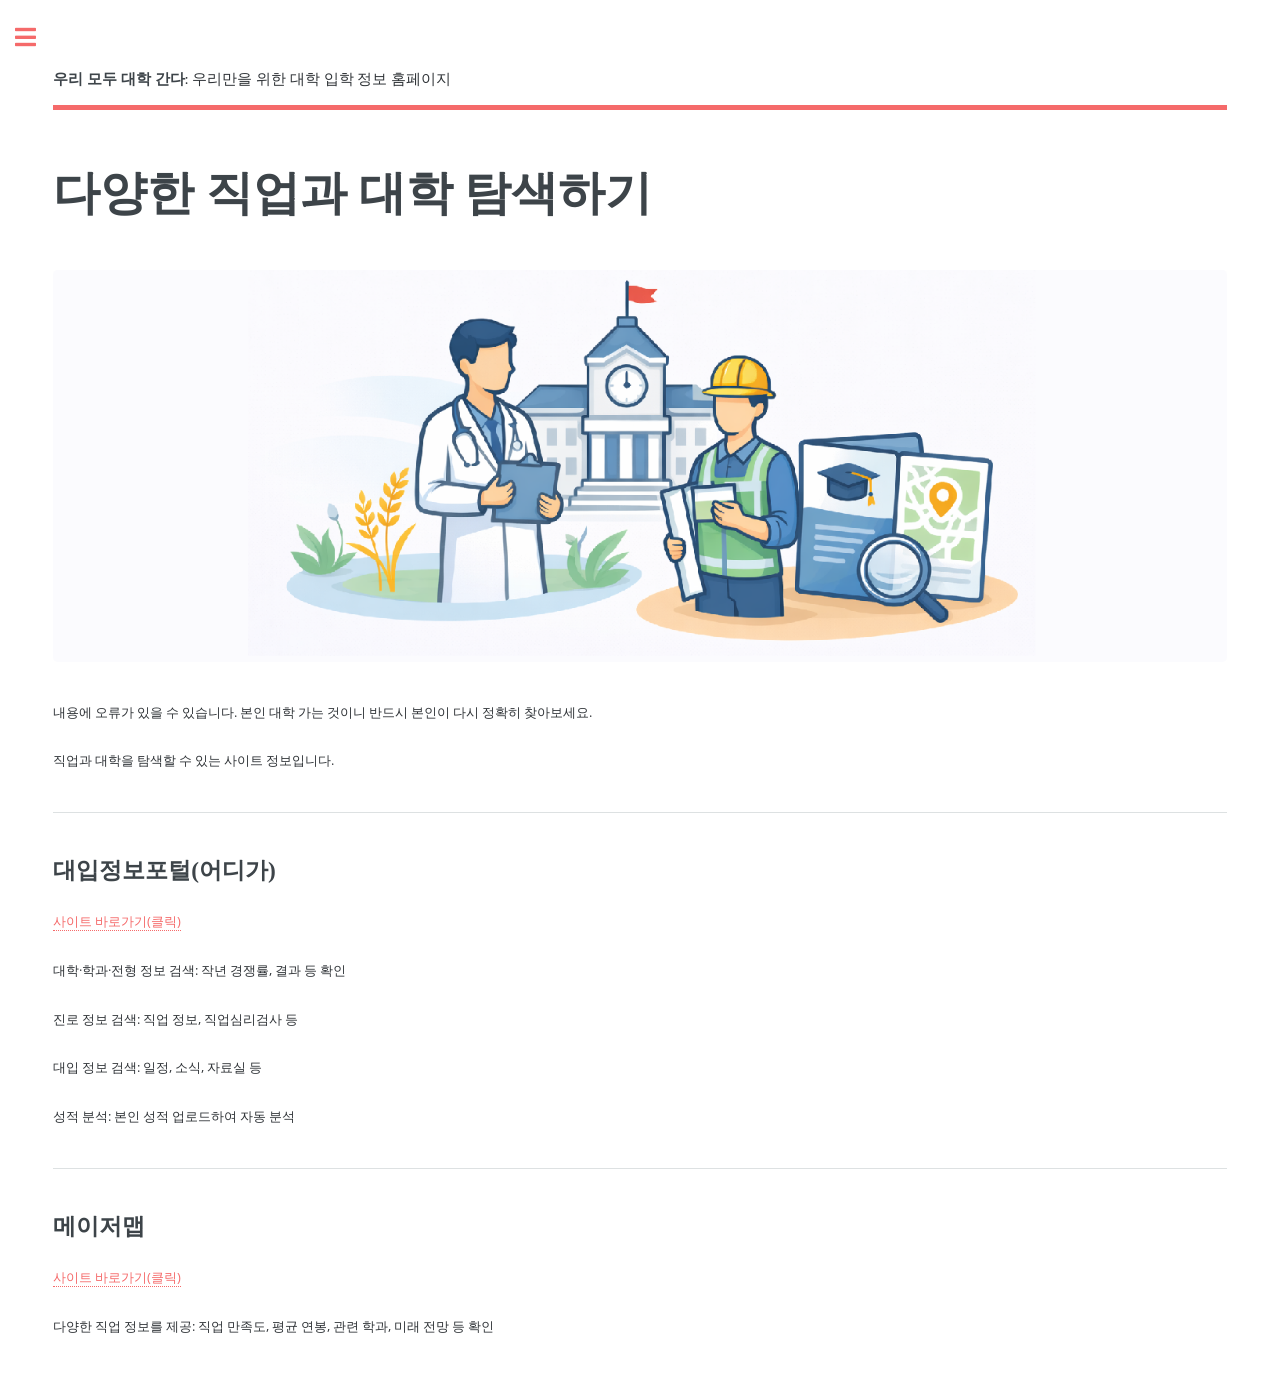
<file: job-exploration.html>
<!DOCTYPE HTML>
<!--
	Editorial by HTML5 UP
	html5up.net | @ajlkn
	Free for personal and commercial use under the CCA 3.0 license (html5up.net/license)
-->
<html lang="ko">
	<head>
		<title>다양한 직업과 대학 탐색하기 - 우리 모두 대학 간다</title>
		<meta charset="utf-8" />
		<meta name="viewport" content="width=device-width, initial-scale=1, user-scalable=no" />
		<link rel="stylesheet" href="assets/css/main.css" />
		<!-- Google tag (gtag.js) -->
		<script async src="https://www.googletagmanager.com/gtag/js?id=G-PGMVPYDKQ4"></script>
		<script>
		  window.dataLayer = window.dataLayer || [];
		  function gtag(){dataLayer.push(arguments);}
		  gtag('js', new Date());
		
		  gtag('config', 'G-PGMVPYDKQ4');
		</script>
	</head>
	<body class="is-preload">

		<!-- Wrapper -->
			<div id="wrapper">

				<!-- Main -->
					<div id="main">
						<div class="inner">

							<!-- Header -->
								<header id="header">
									<a href="index.html" class="logo"><strong>우리 모두 대학 간다</strong>: 우리만을 위한 대학 입학 정보 홈페이지</a>
									<!-- 연락 도구 미사용 주석 처리
									<ul class="icons">
										<li><a href="#" class="icon brands fa-twitter"><span class="label">Twitter</span></a></li>
										<li><a href="#" class="icon brands fa-facebook-f"><span class="label">Facebook</span></a></li>
										<li><a href="#" class="icon brands fa-snapchat-ghost"><span class="label">Snapchat</span></a></li>
										<li><a href="#" class="icon brands fa-instagram"><span class="label">Instagram</span></a></li>
										<li><a href="#" class="icon brands fa-medium-m"><span class="label">Medium</span></a></li>
									</ul>
									-->
								</header>

							<!-- Content -->
								<section>
									<header class="main">
										<h1>다양한 직업과 대학 탐색하기</h1>
									</header>

									<span class="image main"><img src="images/banners/img-job-exploration.png" alt="" /></span>

									<p>내용에 오류가 있을 수 있습니다. 본인 대학 가는 것이니 반드시 본인이 다시 정확히 찾아보세요.</p>
									<p>직업과 대학을 탐색할 수 있는 사이트 정보입니다.</p>
									
									<hr class="major" />

									<h2>대입정보포털(어디가)</h2>
									<p><a href="https://adiga.kr" target='_blank'>사이트 바로가기(클릭)</a></p>
									<p>대학·학과·전형 정보 검색: 작년 경쟁률, 결과 등 확인</p>
									<p>진로 정보 검색: 직업 정보, 직업심리검사 등</p>
									<p>대입 정보 검색: 일정, 소식, 자료실 등</p>
									<p>성적 분석: 본인 성적 업로드하여 자동 분석</p>

									<hr class="major" />

									<h2>메이저맵</h2>
									<p><a href="https://www.majormap.net/" target='_blank'>사이트 바로가기(클릭)</a></p>
									<p>다양한 직업 정보를 제공: 직업 만족도, 평균 연봉, 관련 학과, 미래 전망 등 확인</p>
									
								</section>

						</div>
					</div>

				<!-- Sidebar -->
					<div id="sidebar">
						<div class="inner">

							<!-- Search -->
								<!-- 미사용 부분 주석 처리
								<section id="search" class="alt">
									<form method="post" action="#">
										<input type="text" name="query" id="query" placeholder="검색" />
									</form>
								</section>
								-->

							<!-- Menu -->
								<nav id="menu">
						<header class="major">
							<h2>내용 목록</h2>
						</header>
						<ul>
							<li><a href="index.html">첫 페이지로</a></li>
							<li><a href="university-category.html">우리나라 대학 종류</a></li>
							<li>
								<span class="opener">대학을 가는 방법</span>
								<ul>
									<li><a href="university-enter-time.html">지원 시기에 따른 전형 분류</a></li>
									<li><a href="university-enter-factor.html">반영 요소에 따른 전형 분류</a></li>
									<li><a href="university-enter-condition.html">지원 자격에 따른 전형 분류</a></li>
								</ul>
							</li>
							<li><a href="job-exploration.html">다양한 직업과 대학 탐색하기</a></li>
							<li>
								<span class="opener">대입 전략</span>
								<ul>
									<li><a href="university-strategy.html">전략적으로 대학 가기</a></li>
									<li><a href="school-record-strategy.html">생활기록부 챙기기</a></li>
								</ul>
							</li>
							<li>
								<span class="opener">대입 정보 자료집</span>
								<ul>
									<li><a href="https://www.adiga.kr/uct/nmg/mgz/magazineView.do?menuId=PCUCTNMG1100" target="_blank">대입정보매거진 (대입정보포털)</a></li>
									<li><a href="https://more.goe.go.kr/jinhak/subList/30300001877" target="_blank">꿈진 (경기진학정보센터)</a></li>
								</ul>
							</li>
							<li>
								<span class="opener">대입 지원 실전</span>
								<ul>
									<li><a href="apply-manual.html">원서 접수 방법</a></li>
									<li><a href="apply-calendar.html">원서 접수 일정</a></li>
									<li><a href="apply-faq.html">대입 지원 자주 묻는 질문</a></li>
								</ul>
							</li>

							<!-- 미사용 부분 주석 처리
										<li><a href="#">Etiam Dolore</a></li>
										<li><a href="#">Adipiscing</a></li>
										<li>
											<span class="opener">Another Submenu</span>
											<ul>
												<li><a href="#">Lorem Dolor</a></li>
												<li><a href="#">Ipsum Adipiscing</a></li>
												<li><a href="#">Tempus Magna</a></li>
												<li><a href="#">Feugiat Veroeros</a></li>
											</ul>
										</li>
										<li><a href="#">Maximus Erat</a></li>
										<li><a href="#">Sapien Mauris</a></li>
										<li><a href="#">Amet Lacinia</a></li>
										-->
						</ul>
					</nav>

							<!-- Section -->
							<!-- 미사용 부분 주석 처리
								<section>
									<header class="major">
										<h2>Ante interdum</h2>
									</header>
									<div class="mini-posts">
										<article>
											<a href="#" class="image"><img src="images/pic07.jpg" alt="" /></a>
											<p>Aenean ornare velit lacus, ac varius enim lorem ullamcorper dolore aliquam.</p>
										</article>
										<article>
											<a href="#" class="image"><img src="images/pic08.jpg" alt="" /></a>
											<p>Aenean ornare velit lacus, ac varius enim lorem ullamcorper dolore aliquam.</p>
										</article>
										<article>
											<a href="#" class="image"><img src="images/pic09.jpg" alt="" /></a>
											<p>Aenean ornare velit lacus, ac varius enim lorem ullamcorper dolore aliquam.</p>
										</article>
									</div>
									<ul class="actions">
										<li><a href="#" class="button">More</a></li>
									</ul>
								</section>
								-->

							<!-- Section -->
								<!-- 미사용 부분 주석 처리
								<section>
									<header class="major">
										<h2>Get in touch</h2>
									</header>
									<p>Sed varius enim lorem ullamcorper dolore aliquam aenean ornare velit lacus, ac varius enim lorem ullamcorper dolore. Proin sed aliquam facilisis ante interdum. Sed nulla amet lorem feugiat tempus aliquam.</p>
									<ul class="contact">
										<li class="icon solid fa-envelope"><a href="#">information@untitled.tld</a></li>
										<li class="icon solid fa-phone">(000) 000-0000</li>
										<li class="icon solid fa-home">1234 Somewhere Road #8254<br />
										Nashville, TN 00000-0000</li>
									</ul>
								</section>
								-->

							<!-- Footer -->
								<footer id="footer">
									<p class="copyright">&copy; 우리 모두 대학 간다. Made by heechun, All rights reserved. Design: <a href="https://html5up.net">HTML5 UP</a>.</p>
									<p class="copyright">이 사이트는 AI를 이용해 생성한 이미지가 포함되어 있습니다.</p>
								</footer>

						</div>
					</div>

			</div>

		<!-- Scripts -->
			<script src="assets/js/jquery.min.js"></script>
			<script src="assets/js/browser.min.js"></script>
			<script src="assets/js/breakpoints.min.js"></script>
			<script src="assets/js/util.js"></script>
			<script src="assets/js/main.js"></script>

	</body>

</html>
</file>
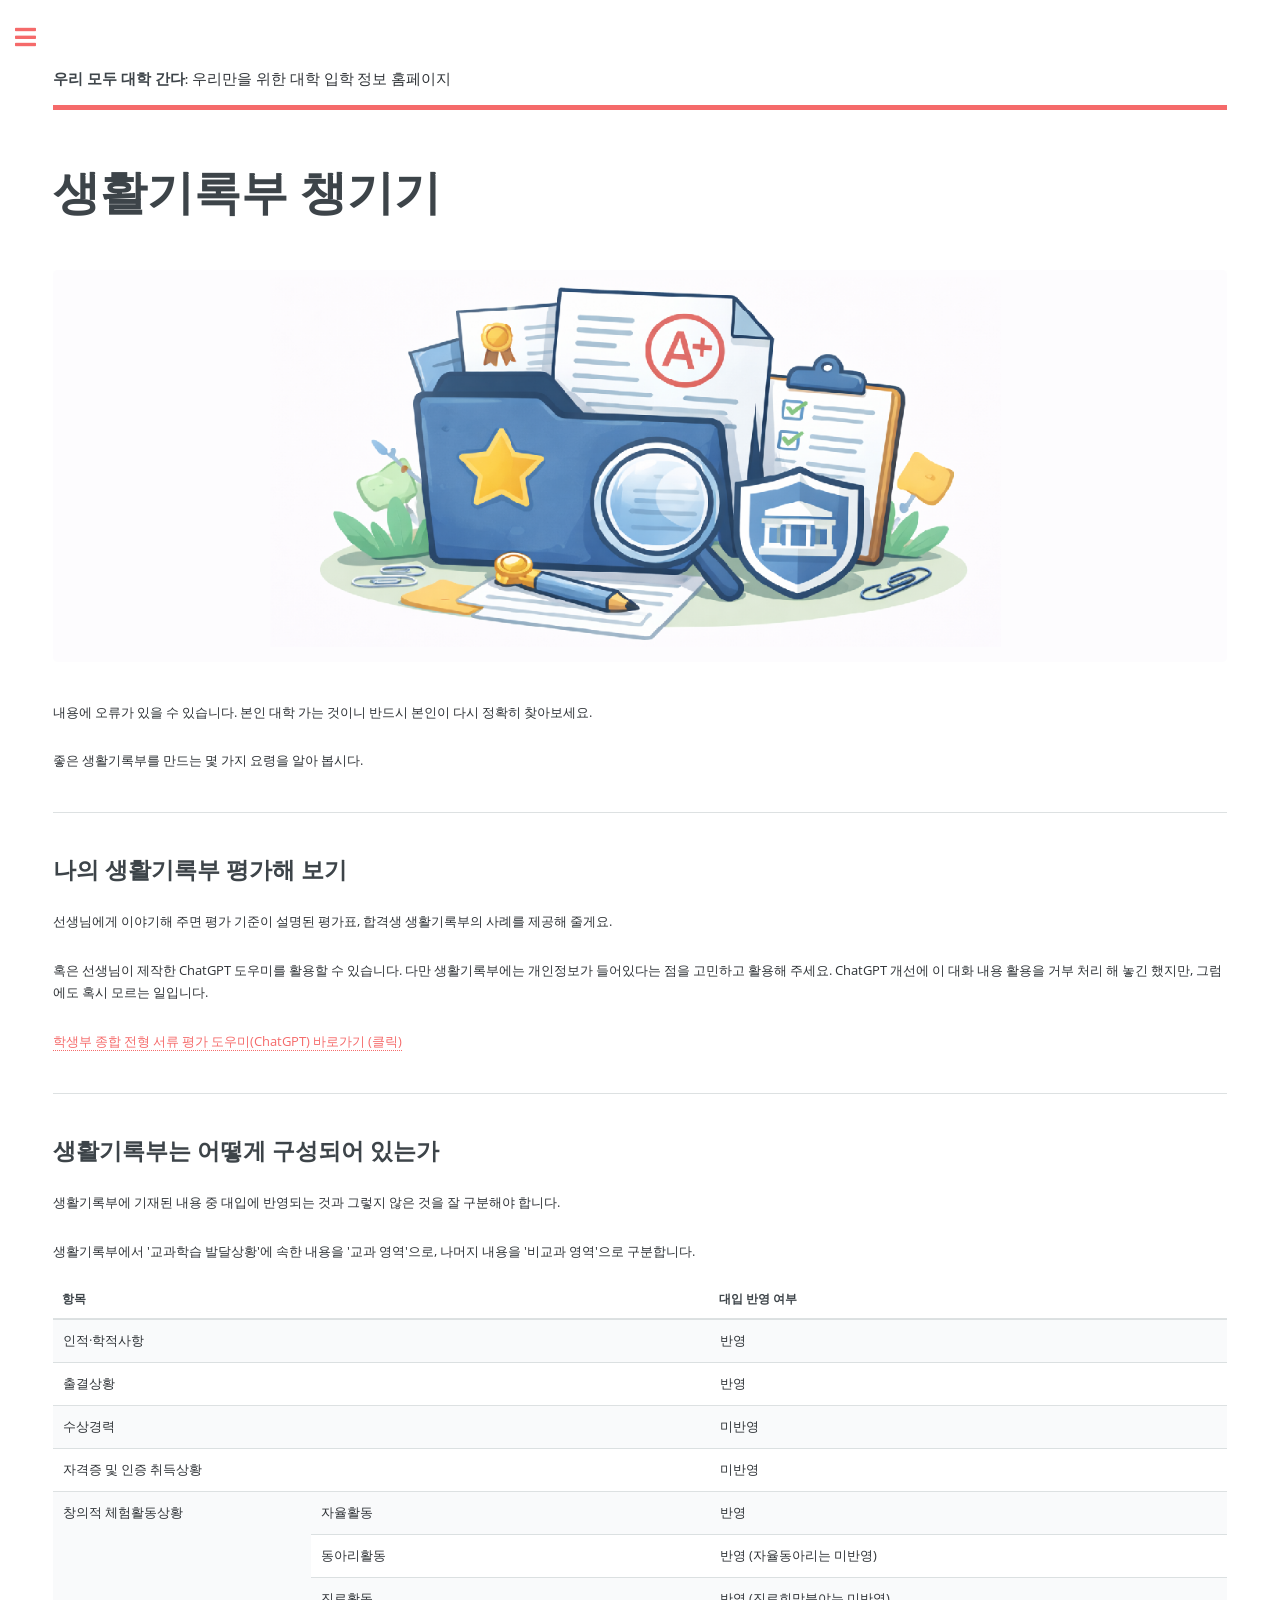
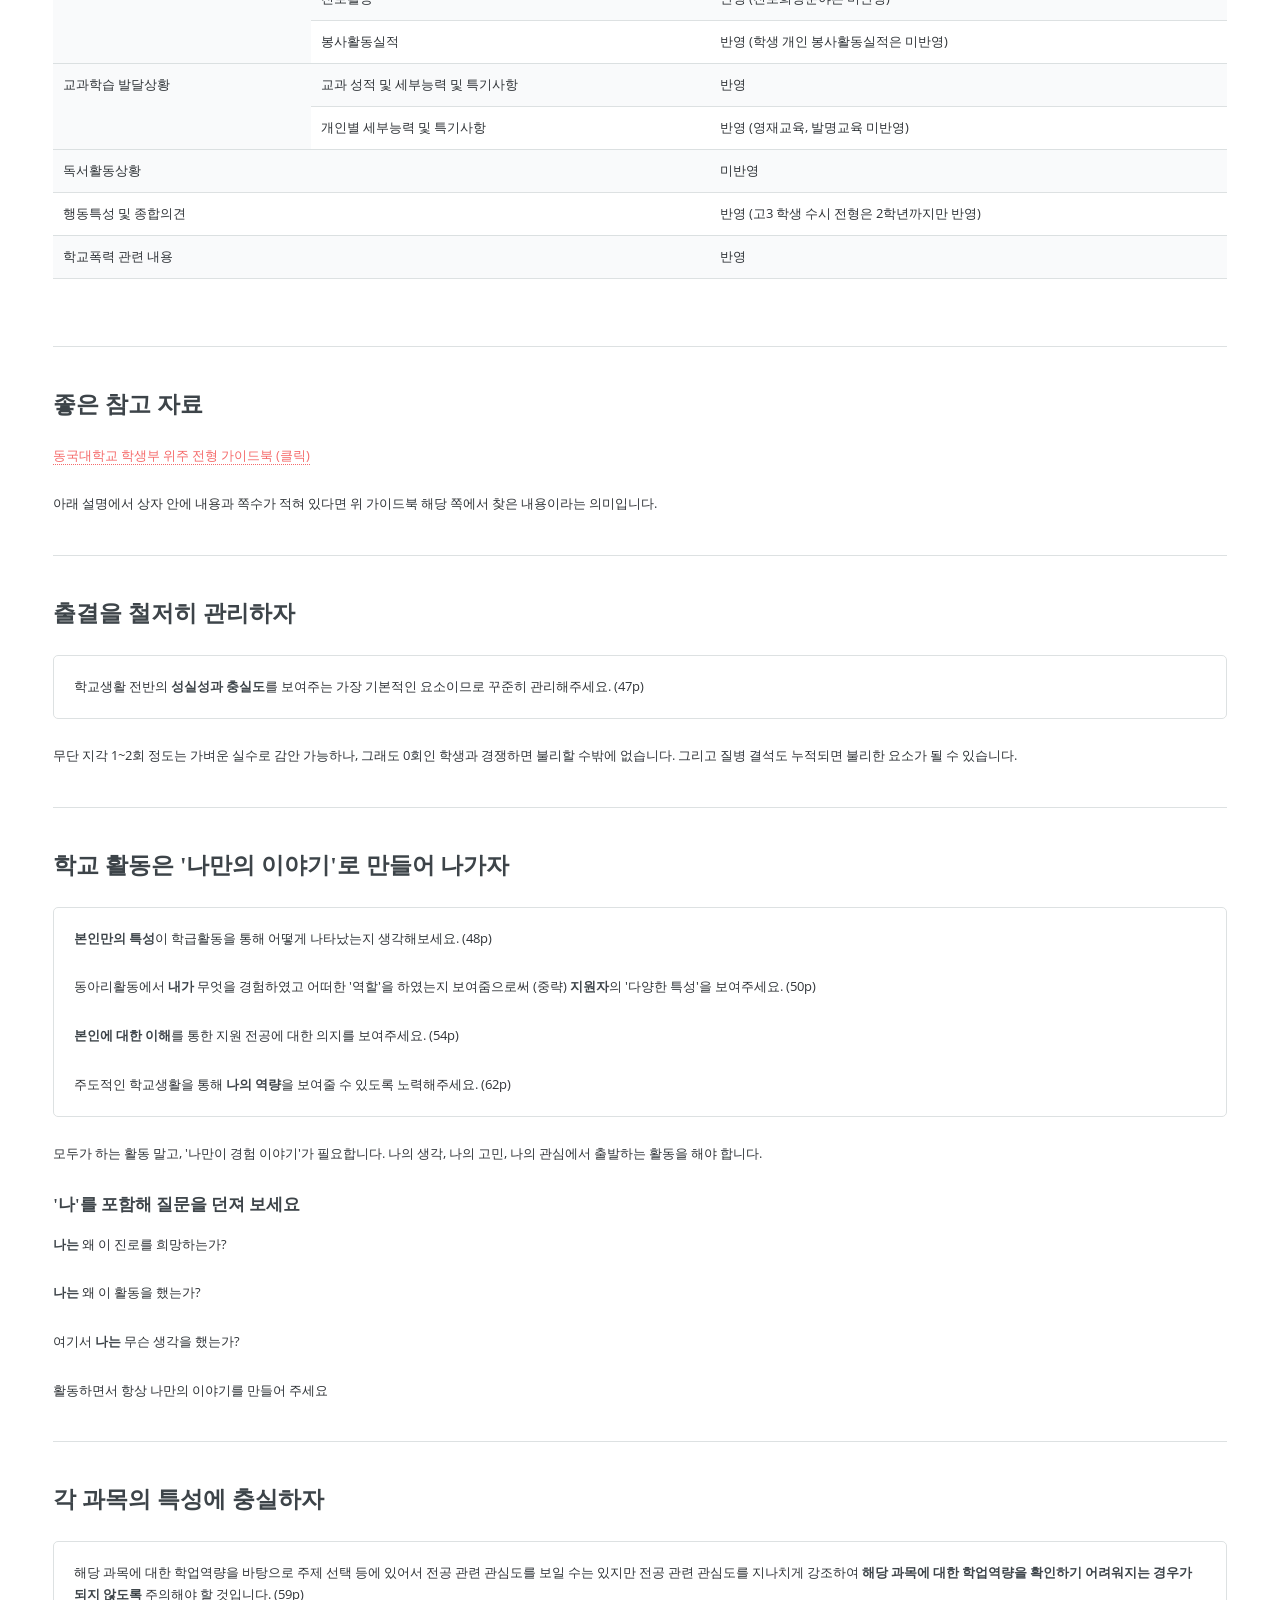
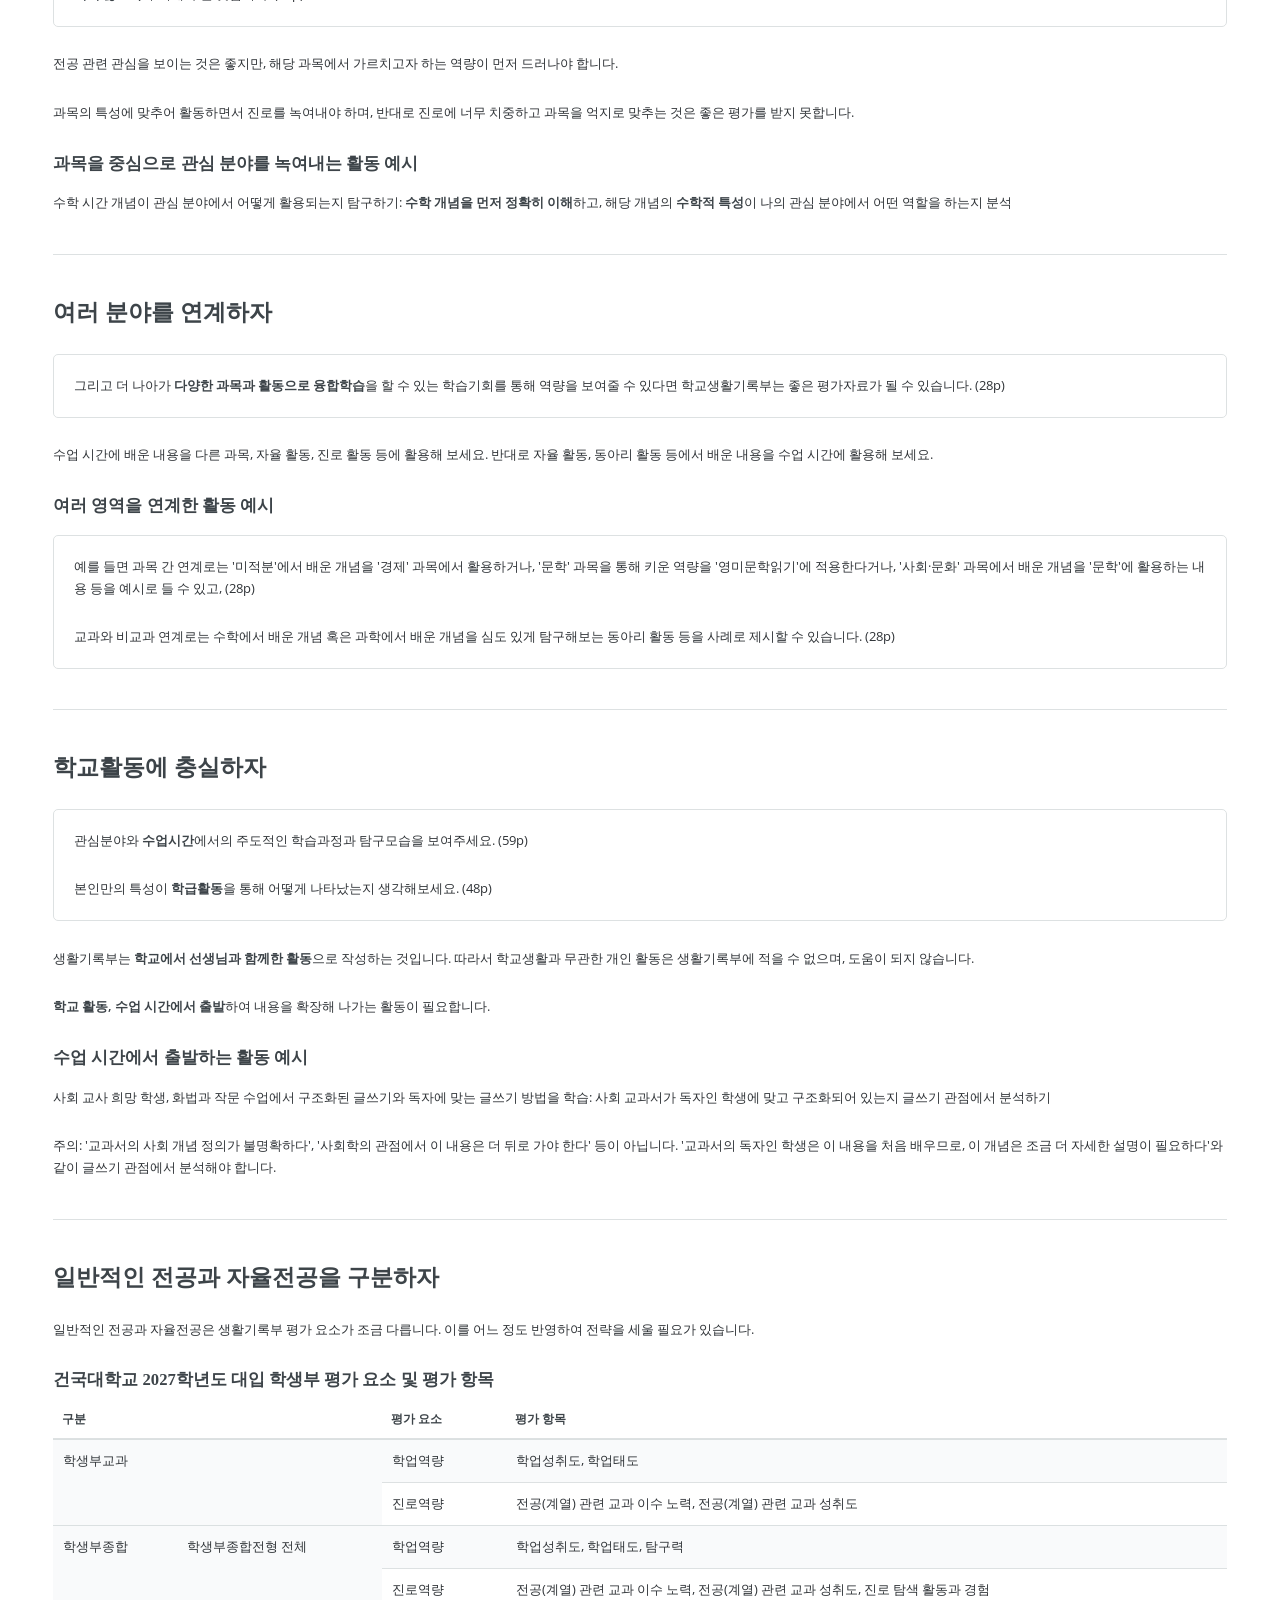
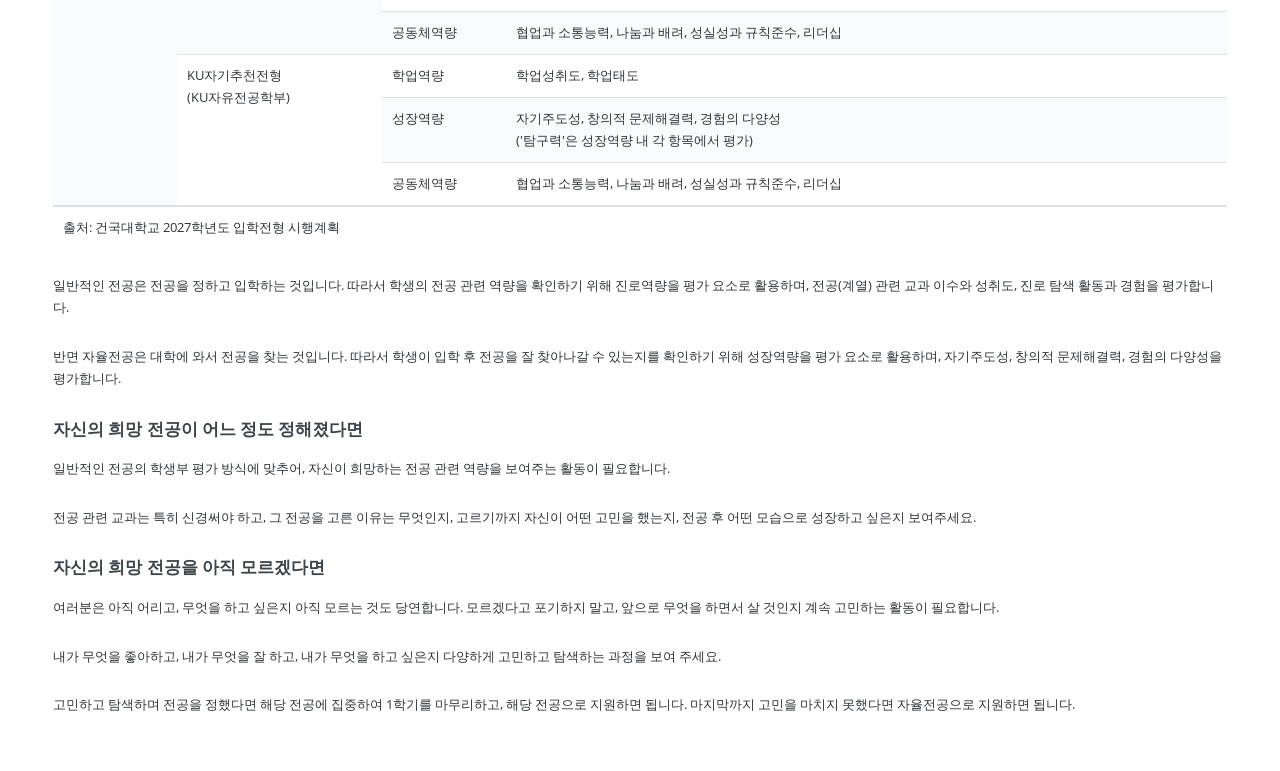
<file: school-record-strategy.html>
<!DOCTYPE HTML>
<!--
	Editorial by HTML5 UP
	html5up.net | @ajlkn
	Free for personal and commercial use under the CCA 3.0 license (html5up.net/license)
-->
<html lang="ko">
	<head>
		<title>생활기록부 챙기기 - 우리 모두 대학 간다</title>
		<meta charset="utf-8" />
		<meta name="viewport" content="width=device-width, initial-scale=1, user-scalable=no" />
		<link rel="stylesheet" href="assets/css/main.css" />
		<!-- Google tag (gtag.js) -->
		<script async src="https://www.googletagmanager.com/gtag/js?id=G-PGMVPYDKQ4"></script>
		<script>
		  window.dataLayer = window.dataLayer || [];
		  function gtag(){dataLayer.push(arguments);}
		  gtag('js', new Date());
		
		  gtag('config', 'G-PGMVPYDKQ4');
		</script>
	</head>
	<body class="is-preload">

		<!-- Wrapper -->
			<div id="wrapper">

				<!-- Main -->
					<div id="main">
						<div class="inner">

							<!-- Header -->
								<header id="header">
									<a href="index.html" class="logo"><strong>우리 모두 대학 간다</strong>: 우리만을 위한 대학 입학 정보 홈페이지</a>
									<!-- 연락 도구 미사용 주석 처리
									<ul class="icons">
										<li><a href="#" class="icon brands fa-twitter"><span class="label">Twitter</span></a></li>
										<li><a href="#" class="icon brands fa-facebook-f"><span class="label">Facebook</span></a></li>
										<li><a href="#" class="icon brands fa-snapchat-ghost"><span class="label">Snapchat</span></a></li>
										<li><a href="#" class="icon brands fa-instagram"><span class="label">Instagram</span></a></li>
										<li><a href="#" class="icon brands fa-medium-m"><span class="label">Medium</span></a></li>
									</ul>
									-->
								</header>

							<!-- Content -->
								<section>
									<header class="main">
										<h1>생활기록부 챙기기</h1>
									</header>

									<span class="image main"><img src="images/banners/img-school-record-strategy.png" alt="" /></span>

									<p>내용에 오류가 있을 수 있습니다. 본인 대학 가는 것이니 반드시 본인이 다시 정확히 찾아보세요.</p>
									<p>좋은 생활기록부를 만드는 몇 가지 요령을 알아 봅시다.</p>
									
									<hr class="major" />

									<h2>나의 생활기록부 평가해 보기</h2>
									<p>선생님에게 이야기해 주면 평가 기준이 설명된 평가표, 합격생 생활기록부의 사례를 제공해 줄게요.</p>
									<p>혹은 선생님이 제작한 ChatGPT 도우미를 활용할 수 있습니다. 다만 생활기록부에는 개인정보가 들어있다는 점을 고민하고 활용해 주세요. ChatGPT 개선에 이 대화 내용 활용을 거부 처리 해 놓긴 했지만, 그럼에도 혹시 모르는 일입니다.</p>
									<p><a href="https://chatgpt.com/g/g-698d3987d1508191b47c6cf12f154f50-hagsaengbu-jonghab-jeonhyeong-seoryu-pyeongga-doumi" target='_blank'>학생부 종합 전형 서류 평가 도우미(ChatGPT) 바로가기 (클릭)</a></p>

									<hr class="major" />

									<h2>생활기록부는 어떻게 구성되어 있는가</h2>
									
									<p>생활기록부에 기재된 내용 중 대입에 반영되는 것과 그렇지 않은 것을 잘 구분해야 합니다.</p>
									<p>생활기록부에서 '교과학습 발달상황'에 속한 내용을 '교과 영역'으로, 나머지 내용을 '비교과 영역'으로 구분합니다.</p>

									<div class="table-wrapper">
										<table>
											<thead>
												<tr>
													<th colspan="2">항목</th>
													<th>대입 반영 여부</th>
												</tr>
											</thead>
											<tbody>
												<tr>
													<td colspan="2">인적·학적사항</td>
													<td>반영</td>
												</tr>
												<tr>
													<td colspan="2">출결상황</td>
													<td>반영</td>
												</tr>
												<tr>
													<td colspan="2">수상경력</td>
													<td>미반영</td>
												</tr>
												<tr>
													<td colspan="2">자격증 및 인증 취득상황</td>
													<td>미반영</td>
												</tr>
												<tr>
													<td rowspan="4">창의적 체험활동상황</td>
													<td>자율활동</td>
													<td>반영</td>
												</tr>
												<tr>
													<td>동아리활동</td>
													<td>반영 (자율동아리는 미반영)</td>
												</tr>
												<tr>
													<td>진로활동</td>
													<td>반영 (진로희망분야는 미반영)</td>
												</tr>
												<tr>
													<td>봉사활동실적</td>
													<td>반영 (학생 개인 봉사활동실적은 미반영)</td>
												</tr>
												<tr>
													<td rowspan="2">교과학습 발달상황</td>
													<td>교과 성적 및 세부능력 및 특기사항</td>
													<td>반영</td>
												</tr>
												<tr>
													<td>개인별 세부능력 및 특기사항</td>
													<td>반영 (영재교육, 발명교육 미반영)</td>
												</tr>
												<tr>
													<td colspan="2">독서활동상황</td>
													<td>미반영</td>
												</tr>
												<tr>
													<td colspan="2">행동특성 및 종합의견</td>
													<td>반영 (고3 학생 수시 전형은 2학년까지만 반영)</td>
												</tr>
												<tr>
													<td colspan="2">학교폭력 관련 내용</td>
													<td>반영</td>
												</tr>
											</tbody>
										</table>
									</div>


									<hr class="major" />

									<h2>좋은 참고 자료</h2>
									<p><a href="https://ipsi.dongguk.edu/admission/html/rolling/book.asp" target="_blank">동국대학교 학생부 위주 전형 가이드북 (클릭)</a></p>
									<p>아래 설명에서 상자 안에 내용과 쪽수가 적혀 있다면 위 가이드북 해당 쪽에서 찾은 내용이라는 의미입니다.</p>

									<hr class="major" />

									<h2>출결을 철저히 관리하자</h2>

									<div class="box">
										<p>학교생활 전반의 <strong>성실성과 충실도</strong>를 보여주는 가장 기본적인 요소이므로 꾸준히 관리해주세요. (47p)</p>
									</div>
									<p>무단 지각 1~2회 정도는 가벼운 실수로 감안 가능하나, 그래도 0회인 학생과 경쟁하면 불리할 수밖에 없습니다. 그리고 질병 결석도 누적되면 불리한 요소가 될 수 있습니다.</p>

									<hr class="major" />

									<h2>학교 활동은 '나만의 이야기'로 만들어 나가자</h2>

									<div class="box">
										<p><strong>본인만의 특성</strong>이 학급활동을 통해 어떻게 나타났는지 생각해보세요. (48p)</p>
										<p>동아리활동에서 <strong>내가</strong> 무엇을 경험하였고 어떠한 '역할'을 하였는지 보여줌으로써 (중략) <strong>지원자</strong>의 '다양한 특성'을 보여주세요. (50p)</p>
										<p><strong>본인에 대한 이해</strong>를 통한 지원 전공에 대한 의지를 보여주세요. (54p)</p>
										<p>주도적인 학교생활을 통해 <strong>나의 역량</strong>을 보여줄 수 있도록 노력해주세요. (62p)</p>
									</div>
									<p>모두가 하는 활동 말고, '나만이 경험 이야기'가 필요합니다. 나의 생각, 나의 고민, 나의 관심에서 출발하는 활동을 해야 합니다.</p>
									
									<h3>'나'를 포함해 질문을 던져 보세요</h3>
									<p><strong>나는</strong> 왜 이 진로를 희망하는가?</p>
									<p><strong>나는</strong> 왜 이 활동을 했는가?</p>
									<p>여기서 <strong>나는</strong> 무슨 생각을 했는가?</p>
									<p>활동하면서 항상 나만의 이야기를 만들어 주세요</p>

									<hr class="major" />

									<h2>각 과목의 특성에 충실하자</h2>

									<div class="box">
										<p>해당 과목에 대한 학업역량을 바탕으로 주제 선택 등에 있어서 전공 관련 관심도를 보일 수는 있지만 전공 관련 관심도를 지나치게 강조하여 <strong>해당 과목에 대한 학업역량을 확인하기 어려워지는 경우가 되지 않도록</strong> 주의해야 할 것입니다. (59p)</p>
									</div>
									<p>전공 관련 관심을 보이는 것은 좋지만, 해당 과목에서 가르치고자 하는 역량이 먼저 드러나야 합니다.</p>
									<p>과목의 특성에 맞추어 활동하면서 진로를 녹여내야 하며, 반대로 진로에 너무 치중하고 과목을 억지로 맞추는 것은 좋은 평가를 받지 못합니다.</p>

									<h3>과목을 중심으로 관심 분야를 녹여내는 활동 예시</h3>
									<p>수학 시간 개념이 관심 분야에서 어떻게 활용되는지 탐구하기: <strong>수학 개념을 먼저 정확히 이해</strong>하고, 해당 개념의 <strong>수학적 특성</strong>이 나의 관심 분야에서 어떤 역할을 하는지 분석</p>

									<hr class="major" />

									<h2>여러 분야를 연계하자</h2>

									<div class="box">
										<p>그리고 더 나아가 <strong>다양한 과목과 활동으로 융합학습</strong>을 할 수 있는 학습기회를 통해 역량을 보여줄 수 있다면 학교생활기록부는 좋은 평가자료가 될 수 있습니다. (28p)</p>
									</div>
									<p>수업 시간에 배운 내용을 다른 과목, 자율 활동, 진로 활동 등에 활용해 보세요. 반대로 자율 활동, 동아리 활동 등에서 배운 내용을 수업 시간에 활용해 보세요.</p>

									<h3>여러 영역을 연계한 활동 예시</h3>
									<div class="box">
										<p>예를 들면 과목 간 연계로는 '미적분'에서 배운 개념을 '경제' 과목에서 활용하거나, '문학' 과목을 통해 키운 역량을 '영미문학읽기'에 적용한다거나, '사회·문화' 과목에서 배운 개념을 '문학'에 활용하는 내용 등을 예시로 들 수 있고, (28p)</p>
										<p>교과와 비교과 연계로는 수학에서 배운 개념 혹은 과학에서 배운 개념을 심도 있게 탐구해보는 동아리 활동 등을 사례로 제시할 수 있습니다. (28p)</p>
									</div>
	
									<hr class="major" />

									<h2>학교활동에 충실하자</h2>

									<div class="box">
										<p>관심분야와 <strong>수업시간</strong>에서의 주도적인 학습과정과 탐구모습을 보여주세요. (59p)</p>
										<p>본인만의 특성이 <strong>학급활동</strong>을 통해 어떻게 나타났는지 생각해보세요. (48p)</p>
									</div>
									<p>생활기록부는 <strong>학교에서 선생님과 함께한 활동</strong>으로 작성하는 것입니다. 따라서 학교생활과 무관한 개인 활동은 생활기록부에 적을 수 없으며, 도움이 되지 않습니다.</p>
									<p><strong>학교 활동, 수업 시간에서 출발</strong>하여 내용을 확장해 나가는 활동이 필요합니다.</p>

									<h3>수업 시간에서 출발하는 활동 예시</h3>
									<p>사회 교사 희망 학생, 화법과 작문 수업에서 구조화된 글쓰기와 독자에 맞는 글쓰기 방법을 학습: 사회 교과서가 독자인 학생에 맞고 구조화되어 있는지 글쓰기 관점에서 분석하기</p>
									<p>주의: '교과서의 사회 개념 정의가 불명확하다', '사회학의 관점에서 이 내용은 더 뒤로 가야 한다' 등이 아닙니다. '교과서의 독자인 학생은 이 내용을 처음 배우므로, 이 개념은 조금 더 자세한 설명이 필요하다'와 같이 글쓰기 관점에서 분석해야 합니다.</p>
									
									<hr class="major" />

									<h2>일반적인 전공과 자율전공을 구분하자</h2>
									
									<p>일반적인 전공과 자율전공은 생활기록부 평가 요소가 조금 다릅니다. 이를 어느 정도 반영하여 전략을 세울 필요가 있습니다.</p>
									
									<h3>건국대학교 2027학년도 대입 학생부 평가 요소 및 평가 항목</h3>
									
									<div class="table-wrapper">
										<table>
											<thead>
												<tr>
													<th colspan="2">구분</th>
													<th>평가 요소</th>
													<th>평가 항목</th>
												</tr>
											</thead>
											<tbody>
												<tr>
													<td rowspan="2" colspan="2">학생부교과</td>
													<td>학업역량</td>
													<td>학업성취도, 학업태도</td>
												</tr>
												<tr>
													<td>진로역량</td>
													<td>전공(계열) 관련 교과 이수 노력, 전공(계열) 관련 교과 성취도</td>
												</tr>
												<tr>
													<td rowspan="6">학생부종합</td>
													<td rowspan="3">학생부종합전형 전체</td>
													<td>학업역량</td>
													<td>학업성취도, 학업태도, 탐구력</td>
												</tr>
												<tr>
													<td>진로역량</td>
													<td>전공(계열) 관련 교과 이수 노력, 전공(계열) 관련 교과 성취도, 진로 탐색 활동과 경험</td>
												</tr>
												<tr>
													<td>공동체역량</td>
													<td>협업과 소통능력, 나눔과 배려, 성실성과 규칙준수, 리더십</td>
												</tr>
												<tr>
													<td rowspan="3">KU자기추천전형<br />(KU자유전공학부)</td>
													<td>학업역량</td>
													<td>학업성취도, 학업태도</td>
												</tr>
												<tr>
													<td>성장역량</td>
													<td>자기주도성, 창의적 문제해결력, 경험의 다양성<br />('탐구력'은 성장역량 내 각 항목에서 평가)</td>
												</tr>
												<tr>
													<td>공동체역량</td>
													<td>협업과 소통능력, 나눔과 배려, 성실성과 규칙준수, 리더십</td>
												</tr>
											</tbody>
											<tfoot>
												<tr>
													<td colspan="4">출처: 건국대학교 2027학년도 입학전형 시행계획</td>
												</tr>
											</tfoot>
										</table>
									</div>
									
									<p>일반적인 전공은 전공을 정하고 입학하는 것입니다. 따라서 학생의 전공 관련 역량을 확인하기 위해 진로역량을 평가 요소로 활용하며, 전공(계열) 관련 교과 이수와 성취도, 진로 탐색 활동과 경험을 평가합니다.</p>
									<p>반면 자율전공은 대학에 와서 전공을 찾는 것입니다. 따라서 학생이 입학 후 전공을 잘 찾아나갈 수 있는지를 확인하기 위해 성장역량을 평가 요소로 활용하며, 자기주도성, 창의적 문제해결력, 경험의 다양성을 평가합니다.</p>
									
									<h3>자신의 희망 전공이 어느 정도 정해졌다면</h3>
									<p>일반적인 전공의 학생부 평가 방식에 맞추어, 자신이 희망하는 전공 관련 역량을 보여주는 활동이 필요합니다.</p>
									<p>전공 관련 교과는 특히 신경써야 하고, 그 전공을 고른 이유는 무엇인지, 고르기까지 자신이 어떤 고민을 했는지, 전공 후 어떤 모습으로 성장하고 싶은지 보여주세요.</p>
									
									<h3>자신의 희망 전공을 아직 모르겠다면</h3>
									<p>여러분은 아직 어리고, 무엇을 하고 싶은지 아직 모르는 것도 당연합니다. 모르겠다고 포기하지 말고, 앞으로 무엇을 하면서 살 것인지 계속 고민하는 활동이 필요합니다.</p>
									<p>내가 무엇을 좋아하고, 내가 무엇을 잘 하고, 내가 무엇을 하고 싶은지 다양하게 고민하고 탐색하는 과정을 보여 주세요.</p>
									<p>고민하고 탐색하며 전공을 정했다면 해당 전공에 집중하여 1학기를 마무리하고, 해당 전공으로 지원하면 됩니다. 마지막까지 고민을 마치지 못했다면 자율전공으로 지원하면 됩니다.</p>

								</section>

						</div>
					</div>

				<!-- Sidebar -->
					<div id="sidebar">
						<div class="inner">

							<!-- Search -->
								<!-- 미사용 부분 주석 처리
								<section id="search" class="alt">
									<form method="post" action="#">
										<input type="text" name="query" id="query" placeholder="검색" />
									</form>
								</section>
								-->

							<!-- Menu -->
							<nav id="menu">
								<header class="major">
									<h2>내용 목록</h2>
								</header>
								<ul>
									<li><a href="index.html">첫 페이지로</a></li>
									<li><a href="university-category.html">우리나라 대학 종류</a></li>
									<li>
										<span class="opener">대학을 가는 방법</span>
										<ul>
											<li><a href="university-enter-time.html">지원 시기에 따른 전형 분류</a></li>
											<li><a href="university-enter-factor.html">반영 요소에 따른 전형 분류</a></li>
											<li><a href="university-enter-condition.html">지원 자격에 따른 전형 분류</a></li>
										</ul>
									</li>
									<li><a href="job-exploration.html">다양한 직업과 대학 탐색하기</a></li>
									<li>
										<span class="opener">대입 전략</span>
										<ul>
											<li><a href="university-strategy.html">전략적으로 대학 가기</a></li>
											<li><a href="school-record-strategy.html">생활기록부 챙기기</a></li>
										</ul>
									</li>
									<li>
										<span class="opener">대입 정보 자료집</span>
										<ul>
											<li><a href="https://www.adiga.kr/uct/nmg/mgz/magazineView.do?menuId=PCUCTNMG1100" target="_blank">대입정보매거진 (대입정보포털)</a></li>
											<li><a href="https://more.goe.go.kr/jinhak/subList/30300001877" target="_blank">꿈진 (경기진학정보센터)</a></li>
										</ul>
									</li>
									<li>
										<span class="opener">대입 지원 실전</span>
										<ul>
											<li><a href="apply-manual.html">원서 접수 방법</a></li>
											<li><a href="apply-calendar.html">원서 접수 일정</a></li>
											<li><a href="apply-faq.html">대입 지원 자주 묻는 질문</a></li>
										</ul>
									</li>

									<!-- 미사용 부분 주석 처리
												<li><a href="#">Etiam Dolore</a></li>
												<li><a href="#">Adipiscing</a></li>
												<li>
													<span class="opener">Another Submenu</span>
													<ul>
														<li><a href="#">Lorem Dolor</a></li>
														<li><a href="#">Ipsum Adipiscing</a></li>
														<li><a href="#">Tempus Magna</a></li>
														<li><a href="#">Feugiat Veroeros</a></li>
													</ul>
												</li>
												<li><a href="#">Maximus Erat</a></li>
												<li><a href="#">Sapien Mauris</a></li>
												<li><a href="#">Amet Lacinia</a></li>
												-->
								</ul>
							</nav>

							<!-- Section -->
							<!-- 미사용 부분 주석 처리
								<section>
									<header class="major">
										<h2>Ante interdum</h2>
									</header>
									<div class="mini-posts">
										<article>
											<a href="#" class="image"><img src="images/pic07.jpg" alt="" /></a>
											<p>Aenean ornare velit lacus, ac varius enim lorem ullamcorper dolore aliquam.</p>
										</article>
										<article>
											<a href="#" class="image"><img src="images/pic08.jpg" alt="" /></a>
											<p>Aenean ornare velit lacus, ac varius enim lorem ullamcorper dolore aliquam.</p>
										</article>
										<article>
											<a href="#" class="image"><img src="images/pic09.jpg" alt="" /></a>
											<p>Aenean ornare velit lacus, ac varius enim lorem ullamcorper dolore aliquam.</p>
										</article>
									</div>
									<ul class="actions">
										<li><a href="#" class="button">More</a></li>
									</ul>
								</section>
								-->

							<!-- Section -->
								<!-- 미사용 부분 주석 처리
								<section>
									<header class="major">
										<h2>Get in touch</h2>
									</header>
									<p>Sed varius enim lorem ullamcorper dolore aliquam aenean ornare velit lacus, ac varius enim lorem ullamcorper dolore. Proin sed aliquam facilisis ante interdum. Sed nulla amet lorem feugiat tempus aliquam.</p>
									<ul class="contact">
										<li class="icon solid fa-envelope"><a href="#">information@untitled.tld</a></li>
										<li class="icon solid fa-phone">(000) 000-0000</li>
										<li class="icon solid fa-home">1234 Somewhere Road #8254<br />
										Nashville, TN 00000-0000</li>
									</ul>
								</section>
								-->

							<!-- Footer -->
								<footer id="footer">
									<p class="copyright">&copy; 우리 모두 대학 간다. Made by heechun, All rights reserved. Design: <a href="https://html5up.net">HTML5 UP</a>.</p>
									<p class="copyright">이 사이트는 AI를 이용해 생성한 이미지가 포함되어 있습니다.</p>
								</footer>

						</div>
					</div>

			</div>

		<!-- Scripts -->
			<script src="assets/js/jquery.min.js"></script>
			<script src="assets/js/browser.min.js"></script>
			<script src="assets/js/breakpoints.min.js"></script>
			<script src="assets/js/util.js"></script>
			<script src="assets/js/main.js"></script>

	</body>

</html>
</file>
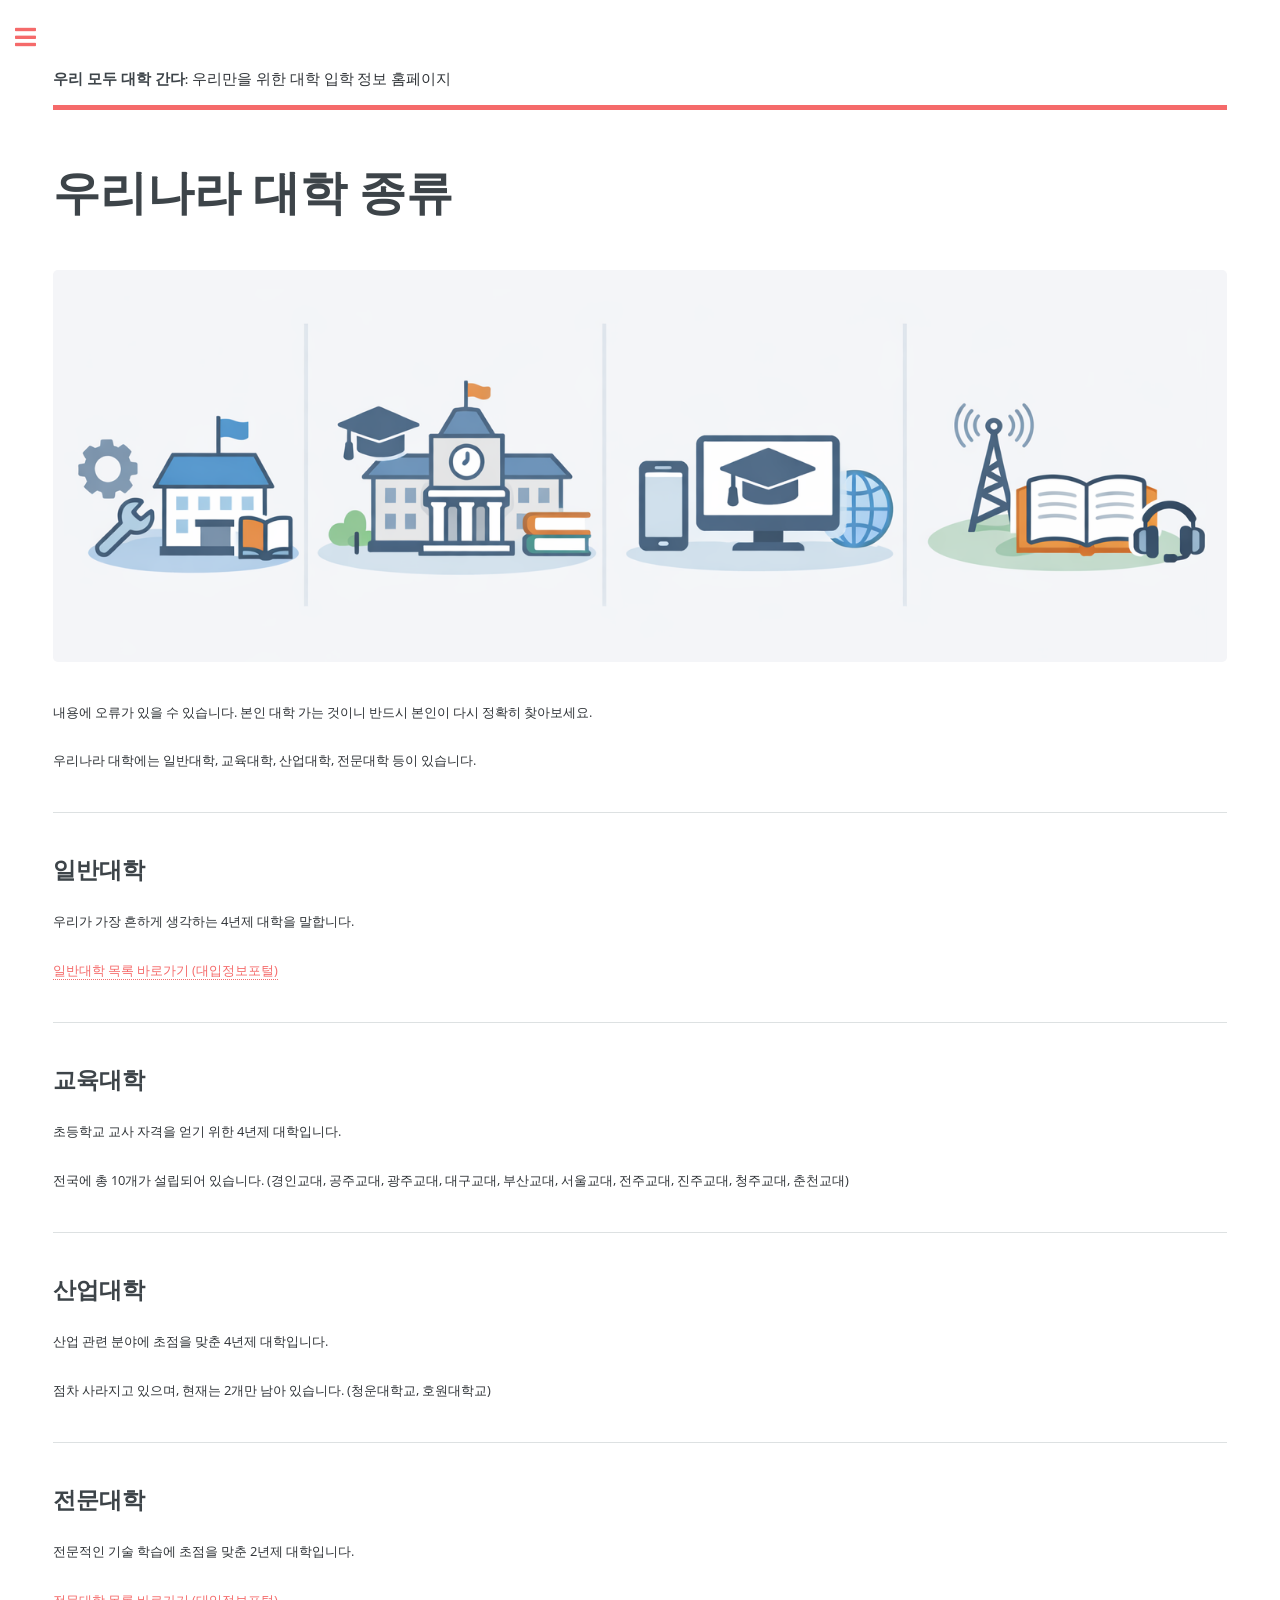
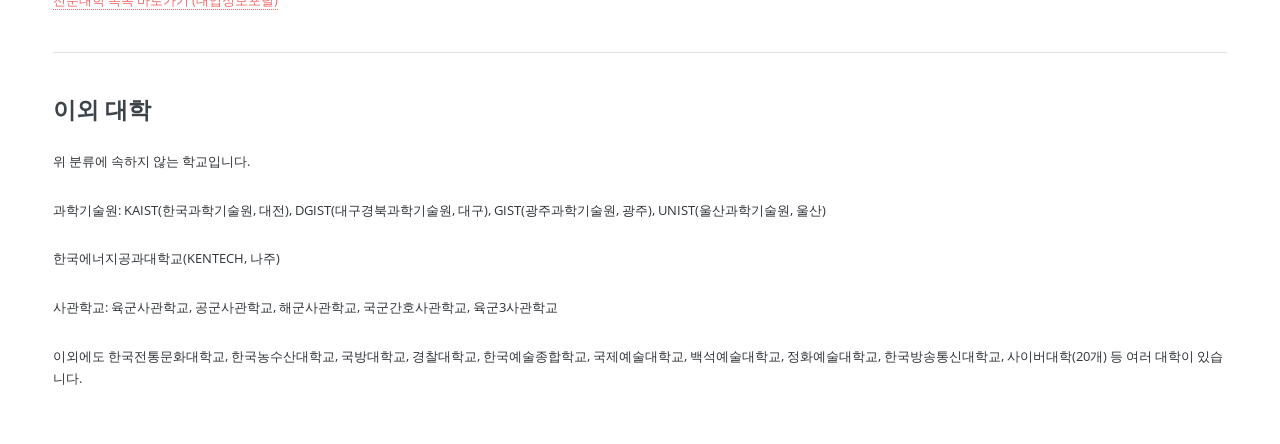
<file: university-category.html>
<!DOCTYPE HTML>
<!--
	Editorial by HTML5 UP
	html5up.net | @ajlkn
	Free for personal and commercial use under the CCA 3.0 license (html5up.net/license)
-->
<html lang="ko">
	<head>
		<title>우리나라 대학 종류 - 우리 모두 대학 간다</title>
		<meta charset="utf-8" />
		<meta name="viewport" content="width=device-width, initial-scale=1, user-scalable=no" />
		<link rel="stylesheet" href="assets/css/main.css" />
		<!-- Google tag (gtag.js) -->
		<script async src="https://www.googletagmanager.com/gtag/js?id=G-PGMVPYDKQ4"></script>
		<script>
		  window.dataLayer = window.dataLayer || [];
		  function gtag(){dataLayer.push(arguments);}
		  gtag('js', new Date());
		
		  gtag('config', 'G-PGMVPYDKQ4');
		</script>
	</head>
	<body class="is-preload">

		<!-- Wrapper -->
			<div id="wrapper">

				<!-- Main -->
					<div id="main">
						<div class="inner">

							<!-- Header -->
								<header id="header">
									<a href="index.html" class="logo"><strong>우리 모두 대학 간다</strong>: 우리만을 위한 대학 입학 정보 홈페이지</a>
									<!-- 연락 도구 미사용 주석 처리
									<ul class="icons">
										<li><a href="#" class="icon brands fa-twitter"><span class="label">Twitter</span></a></li>
										<li><a href="#" class="icon brands fa-facebook-f"><span class="label">Facebook</span></a></li>
										<li><a href="#" class="icon brands fa-snapchat-ghost"><span class="label">Snapchat</span></a></li>
										<li><a href="#" class="icon brands fa-instagram"><span class="label">Instagram</span></a></li>
										<li><a href="#" class="icon brands fa-medium-m"><span class="label">Medium</span></a></li>
									</ul>
									-->
								</header>

							<!-- Content -->
								<section>
									<header class="main">
										<h1>우리나라 대학 종류</h1>
									</header>

									<span class="image main"><img src="images/banners/img-university-category.png" alt="" /></span>

									<p>내용에 오류가 있을 수 있습니다. 본인 대학 가는 것이니 반드시 본인이 다시 정확히 찾아보세요.</p>
									<p>우리나라 대학에는 일반대학, 교육대학, 산업대학, 전문대학 등이 있습니다.</p>
									
									<hr class="major" />

									<h2>일반대학</h2>
									<p>우리가 가장 흔하게 생각하는 4년제 대학을 말합니다.</p>
									<p><a href="https://www.adiga.kr/ucp/uvt/uni/univView.do?menuId=PCUVTINF2000" target='_blank'>일반대학 목록 바로가기 (대입정보포털)</a></p>
									
									<hr class="major" />

									<h2>교육대학</h2>
									<p>초등학교 교사 자격을 얻기 위한 4년제 대학입니다.</p>
									<p>전국에 총 10개가 설립되어 있습니다. (경인교대, 공주교대, 광주교대, 대구교대, 부산교대, 서울교대, 전주교대, 진주교대, 청주교대, 춘천교대)</p>

									<hr class="major" />

									<h2>산업대학</h2>
									<p>산업 관련 분야에 초점을 맞춘 4년제 대학입니다.</p>
									<p>점차 사라지고 있으며, 현재는 2개만 남아 있습니다. (청운대학교, 호원대학교)</p>

									<hr class="major" />

									<h2>전문대학</h2>
									<p>전문적인 기술 학습에 초점을 맞춘 2년제 대학입니다.</p>
									<p><a href="https://www.adiga.kr/ucp/uvt/col/collView.do?menuId=PCUVTINF3000" target='_blank'>전문대학 목록 바로가기 (대입정보포털)</a></p>
									
									<hr class="major" />

									<h2>이외 대학</h2>
									<p>위 분류에 속하지 않는 학교입니다.</p>
									<p>과학기술원: KAIST(한국과학기술원, 대전), DGIST(대구경북과학기술원, 대구), GIST(광주과학기술원, 광주), UNIST(울산과학기술원, 울산)</p>
									<p>한국에너지공과대학교(KENTECH, 나주)</p>
									<p>사관학교: 육군사관학교, 공군사관학교, 해군사관학교, 국군간호사관학교, 육군3사관학교</p>
									<p>이외에도 한국전통문화대학교, 한국농수산대학교, 국방대학교, 경찰대학교, 한국예술종합학교, 국제예술대학교, 백석예술대학교, 정화예술대학교, 한국방송통신대학교, 사이버대학(20개) 등 여러 대학이 있습니다.</p>
									
								</section>

						</div>
					</div>

				<!-- Sidebar -->
					<div id="sidebar">
						<div class="inner">

							<!-- Search -->
								<!-- 미사용 부분 주석 처리
								<section id="search" class="alt">
									<form method="post" action="#">
										<input type="text" name="query" id="query" placeholder="검색" />
									</form>
								</section>
								-->

							<!-- Menu -->
								<nav id="menu">
									<header class="major">
										<h2>내용 목록</h2>
									</header>
									<ul>
										<li><a href="index.html">첫 페이지로</a></li>
										<li><a href="university-category.html">우리나라 대학 종류</a></li>
										<li>
											<span class="opener">대학을 가는 방법</span>
											<ul>
												<li><a href="university-enter-time.html">지원 시기에 따른 전형 분류</a></li>
												<li><a href="university-enter-factor.html">반영 요소에 따른 전형 분류</a></li>
												<li><a href="university-enter-condition.html">지원 자격에 따른 전형 분류</a></li>
											</ul>
										</li>
										<li><a href="job-exploration.html">다양한 직업과 대학 탐색하기</a></li>
										<li>
											<span class="opener">대입 전략</span>
											<ul>
												<li><a href="university-strategy.html">전략적으로 대학 가기</a></li>
												<li><a href="school-record-strategy.html">생활기록부 챙기기</a></li>
											</ul>
										</li>
										<li>
											<span class="opener">대입 정보 자료집</span>
											<ul>
												<li><a href="https://www.adiga.kr/uct/nmg/mgz/magazineView.do?menuId=PCUCTNMG1100" target="_blank">대입정보매거진 (대입정보포털)</a></li>
												<li><a href="https://more.goe.go.kr/jinhak/subList/30300001877" target="_blank">꿈진 (경기진학정보센터)</a></li>
											</ul>
										</li>
										<li>
											<span class="opener">대입 지원 실전</span>
											<ul>
												<li><a href="apply-manual.html">원서 접수 방법</a></li>
												<li><a href="apply-calendar.html">원서 접수 일정</a></li>
												<li><a href="apply-faq.html">대입 지원 자주 묻는 질문</a></li>
											</ul>
										</li>

										<!-- 미사용 부분 주석 처리
													<li><a href="#">Etiam Dolore</a></li>
													<li><a href="#">Adipiscing</a></li>
													<li>
														<span class="opener">Another Submenu</span>
														<ul>
															<li><a href="#">Lorem Dolor</a></li>
															<li><a href="#">Ipsum Adipiscing</a></li>
															<li><a href="#">Tempus Magna</a></li>
															<li><a href="#">Feugiat Veroeros</a></li>
														</ul>
													</li>
													<li><a href="#">Maximus Erat</a></li>
													<li><a href="#">Sapien Mauris</a></li>
													<li><a href="#">Amet Lacinia</a></li>
													-->
									</ul>
								</nav>

							<!-- Section -->
							<!-- 미사용 부분 주석 처리
								<section>
									<header class="major">
										<h2>Ante interdum</h2>
									</header>
									<div class="mini-posts">
										<article>
											<a href="#" class="image"><img src="images/pic07.jpg" alt="" /></a>
											<p>Aenean ornare velit lacus, ac varius enim lorem ullamcorper dolore aliquam.</p>
										</article>
										<article>
											<a href="#" class="image"><img src="images/pic08.jpg" alt="" /></a>
											<p>Aenean ornare velit lacus, ac varius enim lorem ullamcorper dolore aliquam.</p>
										</article>
										<article>
											<a href="#" class="image"><img src="images/pic09.jpg" alt="" /></a>
											<p>Aenean ornare velit lacus, ac varius enim lorem ullamcorper dolore aliquam.</p>
										</article>
									</div>
									<ul class="actions">
										<li><a href="#" class="button">More</a></li>
									</ul>
								</section>
								-->

							<!-- Section -->
								<!-- 미사용 부분 주석 처리
								<section>
									<header class="major">
										<h2>Get in touch</h2>
									</header>
									<p>Sed varius enim lorem ullamcorper dolore aliquam aenean ornare velit lacus, ac varius enim lorem ullamcorper dolore. Proin sed aliquam facilisis ante interdum. Sed nulla amet lorem feugiat tempus aliquam.</p>
									<ul class="contact">
										<li class="icon solid fa-envelope"><a href="#">information@untitled.tld</a></li>
										<li class="icon solid fa-phone">(000) 000-0000</li>
										<li class="icon solid fa-home">1234 Somewhere Road #8254<br />
										Nashville, TN 00000-0000</li>
									</ul>
								</section>
								-->

							<!-- Footer -->
								<footer id="footer">
									<p class="copyright">&copy; 우리 모두 대학 간다. Made by heechun, All rights reserved. Design: <a href="https://html5up.net">HTML5 UP</a>.</p>
									<p class="copyright">이 사이트는 AI를 이용해 생성한 이미지가 포함되어 있습니다.</p>
								</footer>

						</div>
					</div>

			</div>

		<!-- Scripts -->
			<script src="assets/js/jquery.min.js"></script>
			<script src="assets/js/browser.min.js"></script>
			<script src="assets/js/breakpoints.min.js"></script>
			<script src="assets/js/util.js"></script>
			<script src="assets/js/main.js"></script>

	</body>

</html>
</file>
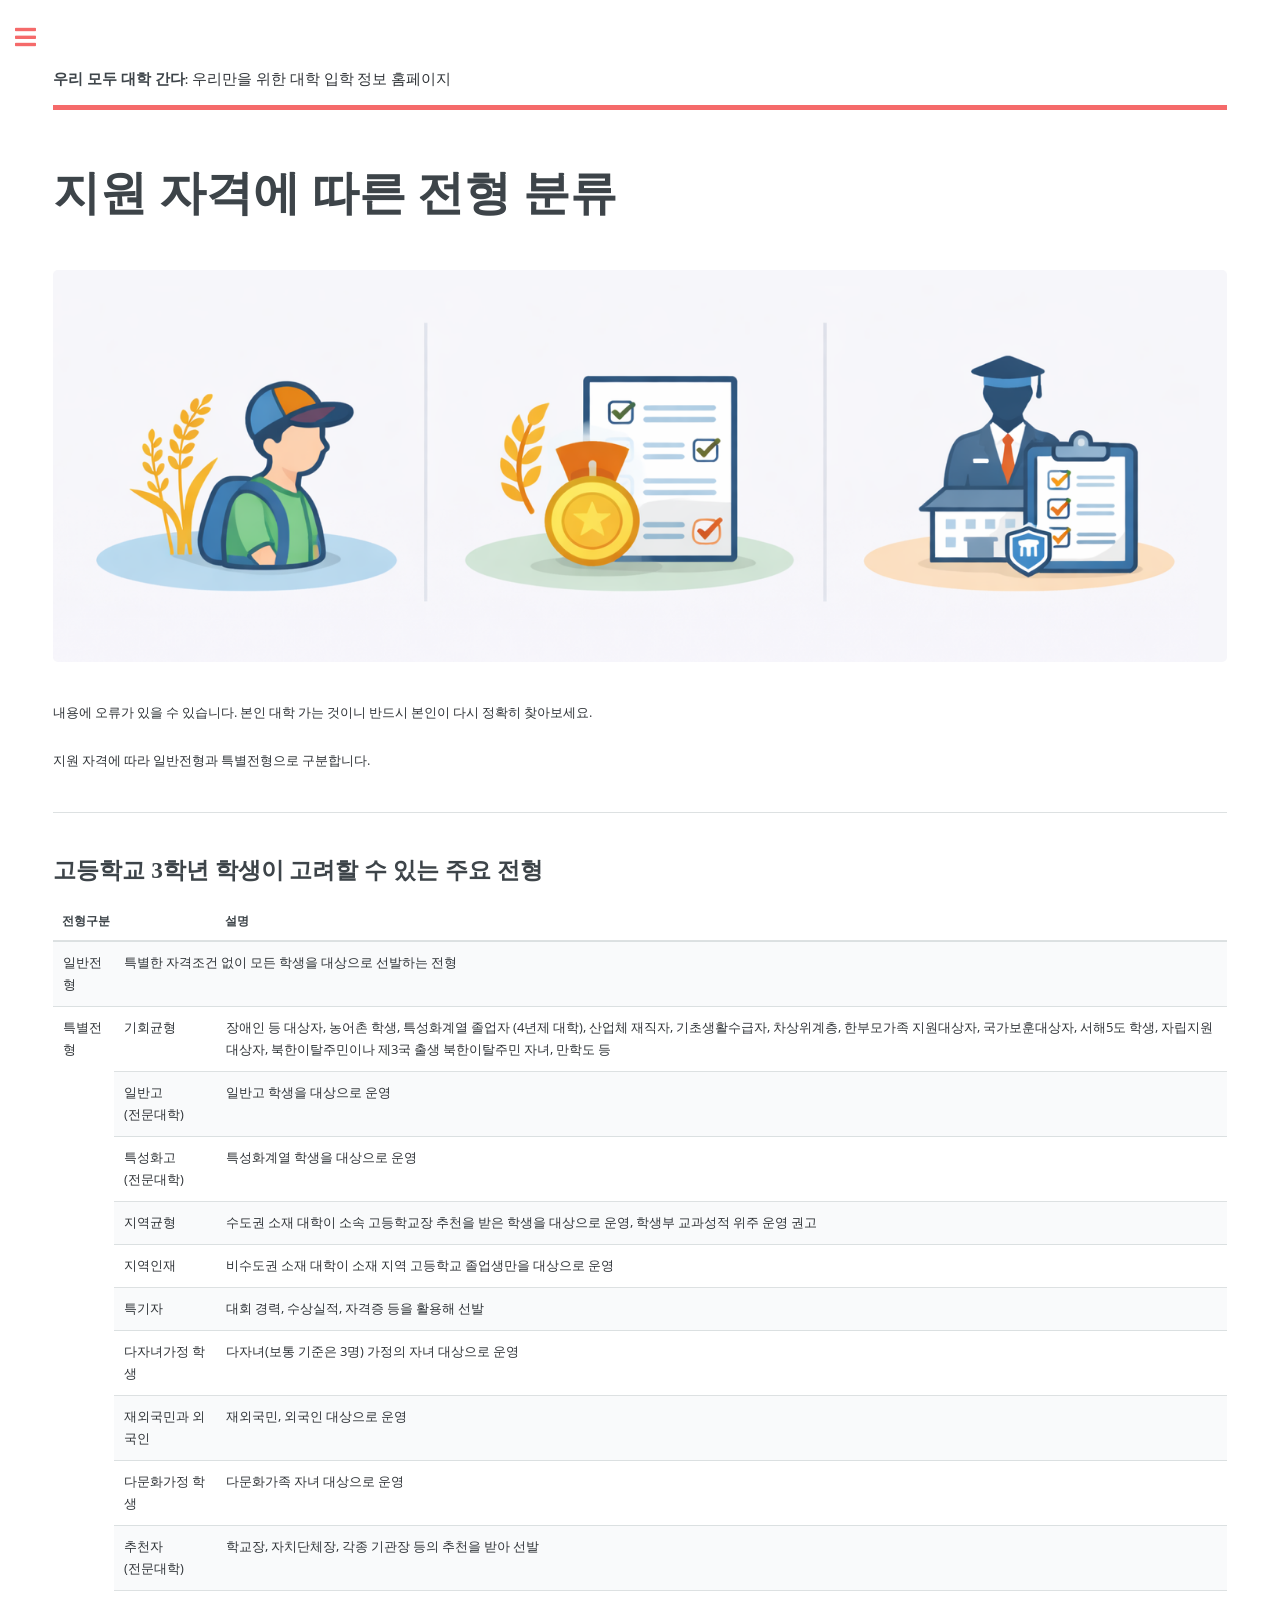
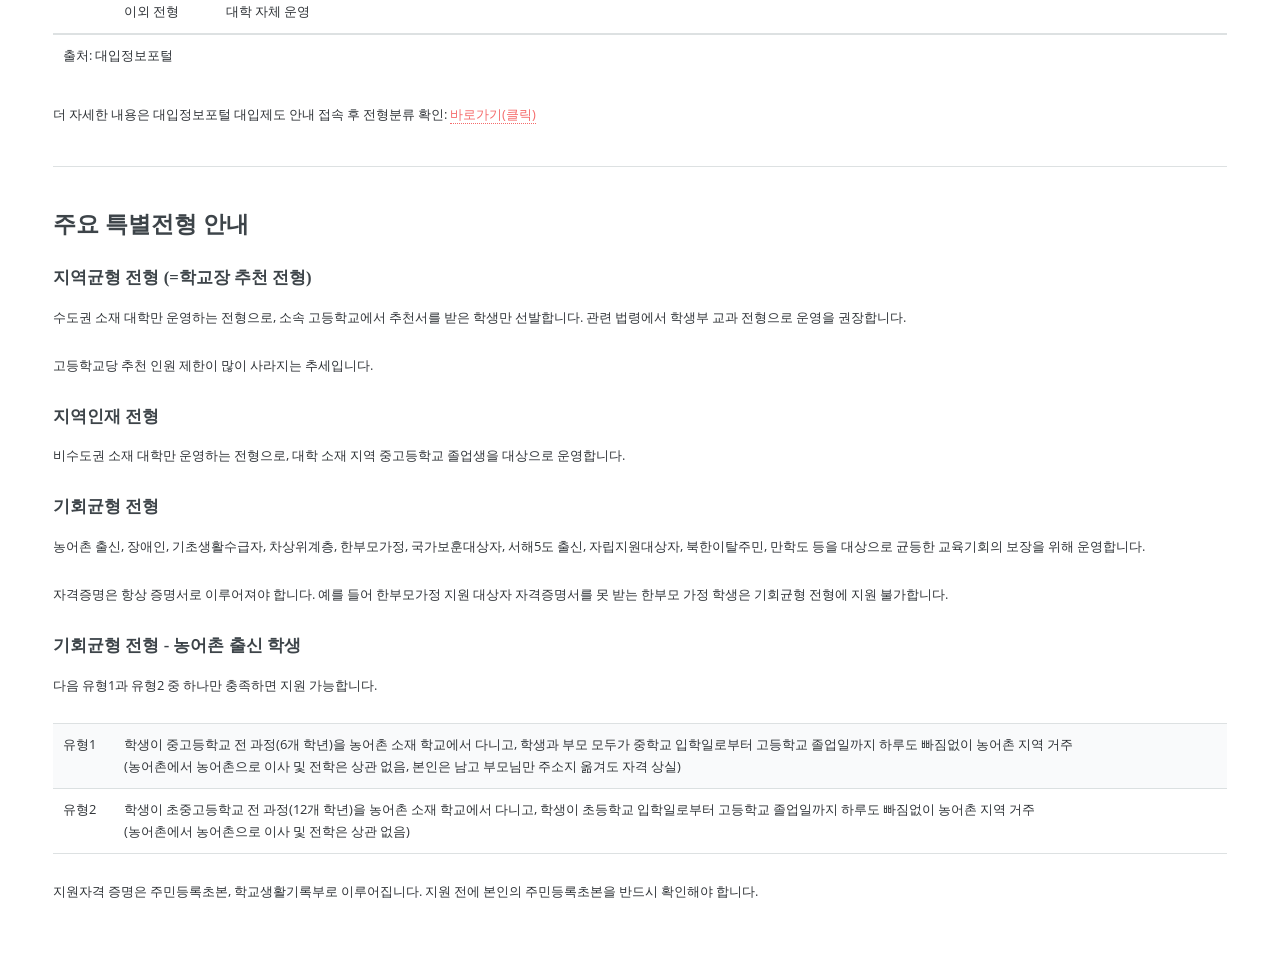
<file: university-enter-condition.html>
<!DOCTYPE HTML>
<!--
	Editorial by HTML5 UP
	html5up.net | @ajlkn
	Free for personal and commercial use under the CCA 3.0 license (html5up.net/license)
-->
<html lang="ko">
	<head>
		<title>지원 자격에 따른 전형 분류 - 우리 모두 대학 간다</title>
		<meta charset="utf-8" />
		<meta name="viewport" content="width=device-width, initial-scale=1, user-scalable=no" />
		<link rel="stylesheet" href="assets/css/main.css" />
		<!-- Google tag (gtag.js) -->
		<script async src="https://www.googletagmanager.com/gtag/js?id=G-PGMVPYDKQ4"></script>
		<script>
		  window.dataLayer = window.dataLayer || [];
		  function gtag(){dataLayer.push(arguments);}
		  gtag('js', new Date());
		
		  gtag('config', 'G-PGMVPYDKQ4');
		</script>
	</head>
	<body class="is-preload">

		<!-- Wrapper -->
			<div id="wrapper">

				<!-- Main -->
					<div id="main">
						<div class="inner">

							<!-- Header -->
								<header id="header">
									<a href="index.html" class="logo"><strong>우리 모두 대학 간다</strong>: 우리만을 위한 대학 입학 정보 홈페이지</a>
									<!-- 연락 도구 미사용 주석 처리
									<ul class="icons">
										<li><a href="#" class="icon brands fa-twitter"><span class="label">Twitter</span></a></li>
										<li><a href="#" class="icon brands fa-facebook-f"><span class="label">Facebook</span></a></li>
										<li><a href="#" class="icon brands fa-snapchat-ghost"><span class="label">Snapchat</span></a></li>
										<li><a href="#" class="icon brands fa-instagram"><span class="label">Instagram</span></a></li>
										<li><a href="#" class="icon brands fa-medium-m"><span class="label">Medium</span></a></li>
									</ul>
									-->
								</header>

							<!-- Content -->
								<section>
									<header class="main">
										<h1>지원 자격에 따른 전형 분류</h1>
									</header>

									<span class="image main"><img src="images/banners/img-university-enter-condition.png" alt="" /></span>

									<p>내용에 오류가 있을 수 있습니다. 본인 대학 가는 것이니 반드시 본인이 다시 정확히 찾아보세요.</p>
									<p>지원 자격에 따라 일반전형과 특별전형으로 구분합니다.</p>
									
									<hr class="major" />
									
									<h2>고등학교 3학년 학생이 고려할 수 있는 주요 전형</h2>
									<div class="table-wrapper">
										<table>
											<thead>
											  <tr>
												<th colspan="2">전형구분</th>
												<th>설명</th>
											  </tr>
											</thead>

											<tbody>
												<tr>
													<td>일반전형</td>
													<td colspan="2">특별한 자격조건 없이 모든 학생을 대상으로 선발하는 전형</td>
												</tr>
												<tr>
													<td rowspan="11">특별전형</td>
													<td>기회균형</td>
													<td>장애인 등 대상자, 농어촌 학생, 특성화계열 졸업자 (4년제 대학), 산업체 재직자, 기초생활수급자, 차상위계층, 한부모가족 지원대상자, 국가보훈대상자, 서해5도 학생, 자립지원 대상자, 북한이탈주민이나 제3국 출생 북한이탈주민 자녀, 만학도 등</td>
												</tr>
												<tr>
													<td>일반고<br />
													(전문대학)</td>
													<td>일반고 학생을 대상으로 운영</td>
												</tr>
												<tr>
													<td>특성화고<br />
													(전문대학)</td>
													<td>특성화계열 학생을 대상으로 운영</td>
												</tr>
												<tr>
													<td>지역균형</td>
													<td>수도권 소재 대학이 소속 고등학교장 추천을 받은 학생을 대상으로 운영, 학생부 교과성적 위주 운영 권고</td>
												</tr>
												<tr>
													<td>지역인재</td>
													<td>비수도권 소재 대학이 소재 지역 고등학교 졸업생만을 대상으로 운영</td>
												</tr>
												<tr>
													<td>특기자</td>
													<td>대회 경력, 수상실적, 자격증 등을 활용해 선발</td>
												</tr>
												<tr>
													<td>다자녀가정 학생</td>
													<td>다자녀(보통 기준은 3명) 가정의 자녀 대상으로 운영</td>
												</tr>
												<tr>
													<td>재외국민과 외국인</td>
													<td>재외국민, 외국인 대상으로 운영</td>
												</tr>
												<tr>
													<td>다문화가정 학생</td>
													<td>다문화가족 자녀 대상으로 운영</td>
												</tr>
												<tr>
													<td>추천자<br />
													(전문대학)</td>
													<td>학교장, 자치단체장, 각종 기관장 등의 추천을 받아 선발</td>
												</tr>
												<tr>
													<td>이외 전형</td>
													<td>대학 자체 운영</td>
												</tr>
											</tbody>
											<tfoot>
												<tr>
													<td colspan="3">출처: 대입정보포털</td>
												</tr>
											</tfoot>
										</table>
									</div>
									
									<p>더 자세한 내용은 대입정보포털 대입제도 안내 접속 후 전형분류 확인: <a href="https://www.adiga.kr/uct/asi/ces/systemView.do?menuId=PCUCTASI1100" target='_blank'>바로가기(클릭)</a></p>

									<hr class="major" />
									
									<h2>주요 특별전형 안내</h2>
									
									<h3>지역균형 전형 (=학교장 추천 전형)</h3>
									<p>수도권 소재 대학만 운영하는 전형으로, 소속 고등학교에서 추천서를 받은 학생만 선발합니다. 관련 법령에서 학생부 교과 전형으로 운영을 권장합니다.</p>
									<p>고등학교당 추천 인원 제한이 많이 사라지는 추세입니다.</p>
									
									<h3>지역인재 전형</h3>
									<p>비수도권 소재 대학만 운영하는 전형으로, 대학 소재 지역 중고등학교 졸업생을 대상으로 운영합니다.<br />
									
									<h3>기회균형 전형</h3>
									<p>농어촌 출신, 장애인, 기초생활수급자, 차상위계층, 한부모가정, 국가보훈대상자, 서해5도 출신, 자립지원대상자, 북한이탈주민, 만학도 등을 대상으로 균등한 교육기회의 보장을 위해 운영합니다.</p>
									<p>자격증명은 항상 증명서로 이루어져야 합니다. 예를 들어 한부모가정 지원 대상자 자격증명서를 못 받는 한부모 가정 학생은 기회균형 전형에 지원 불가합니다.</p>
									<h3>기회균형 전형 - 농어촌 출신 학생</h3>
									<p>다음 유형1과 유형2 중 하나만 충족하면 지원 가능합니다.</p>
									
									<div class="table-wrapper">
										<table>
											<tbody>
												<tr>
													<td>유형1</td>
													<td>학생이 중고등학교 전 과정(6개 학년)을 농어촌 소재 학교에서 다니고, 학생과 부모 모두가 중학교 입학일로부터 고등학교 졸업일까지 하루도 빠짐없이 농어촌 지역 거주<br />
													(농어촌에서 농어촌으로 이사 및 전학은 상관 없음, 본인은 남고 부모님만 주소지 옮겨도 자격 상실)</td>
												</tr>
												<tr>
													<td>유형2</td>
													<td>학생이 초중고등학교 전 과정(12개 학년)을 농어촌 소재 학교에서 다니고, 학생이 초등학교 입학일로부터 고등학교 졸업일까지 하루도 빠짐없이 농어촌 지역 거주<br />
													(농어촌에서 농어촌으로 이사 및 전학은 상관 없음)</td>
												</tr>
											</tbody>
										</table>
									</div>
									
									<p>지원자격 증명은 주민등록초본, 학교생활기록부로 이루어집니다. 지원 전에 본인의 주민등록초본을 반드시 확인해야 합니다.</p>
									
								</section>

						</div>
					</div>

				<!-- Sidebar -->
					<div id="sidebar">
						<div class="inner">

							<!-- Search -->
								<!-- 미사용 부분 주석 처리
								<section id="search" class="alt">
									<form method="post" action="#">
										<input type="text" name="query" id="query" placeholder="검색" />
									</form>
								</section>
								-->

							<!-- Menu -->
								<nav id="menu">
									<header class="major">
										<h2>내용 목록</h2>
									</header>
									<ul>
										<li><a href="index.html">첫 페이지로</a></li>
										<li><a href="university-category.html">우리나라 대학 종류</a></li>
										<li>
											<span class="opener">대학을 가는 방법</span>
											<ul>
												<li><a href="university-enter-time.html">지원 시기에 따른 전형 분류</a></li>
												<li><a href="university-enter-factor.html">반영 요소에 따른 전형 분류</a></li>
												<li><a href="university-enter-condition.html">지원 자격에 따른 전형 분류</a></li>
											</ul>
										</li>
										<li><a href="job-exploration.html">다양한 직업과 대학 탐색하기</a></li>
										<li>
											<span class="opener">대입 전략</span>
											<ul>
												<li><a href="university-strategy.html">전략적으로 대학 가기</a></li>
												<li><a href="school-record-strategy.html">생활기록부 챙기기</a></li>
											</ul>
										</li>
										<li>
											<span class="opener">대입 정보 자료집</span>
											<ul>
												<li><a href="https://www.adiga.kr/uct/nmg/mgz/magazineView.do?menuId=PCUCTNMG1100" target="_blank">대입정보매거진 (대입정보포털)</a></li>
												<li><a href="https://more.goe.go.kr/jinhak/subList/30300001877" target="_blank">꿈진 (경기진학정보센터)</a></li>
											</ul>
										</li>
										<li>
											<span class="opener">대입 지원 실전</span>
											<ul>
												<li><a href="apply-manual.html">원서 접수 방법</a></li>
												<li><a href="apply-calendar.html">원서 접수 일정</a></li>
												<li><a href="apply-faq.html">대입 지원 자주 묻는 질문</a></li>
											</ul>
										</li>

										<!-- 미사용 부분 주석 처리
													<li><a href="#">Etiam Dolore</a></li>
													<li><a href="#">Adipiscing</a></li>
													<li>
														<span class="opener">Another Submenu</span>
														<ul>
															<li><a href="#">Lorem Dolor</a></li>
															<li><a href="#">Ipsum Adipiscing</a></li>
															<li><a href="#">Tempus Magna</a></li>
															<li><a href="#">Feugiat Veroeros</a></li>
														</ul>
													</li>
													<li><a href="#">Maximus Erat</a></li>
													<li><a href="#">Sapien Mauris</a></li>
													<li><a href="#">Amet Lacinia</a></li>
													-->
									</ul>
								</nav>

							<!-- Section -->
							<!-- 미사용 부분 주석 처리
								<section>
									<header class="major">
										<h2>Ante interdum</h2>
									</header>
									<div class="mini-posts">
										<article>
											<a href="#" class="image"><img src="images/pic07.jpg" alt="" /></a>
											<p>Aenean ornare velit lacus, ac varius enim lorem ullamcorper dolore aliquam.</p>
										</article>
										<article>
											<a href="#" class="image"><img src="images/pic08.jpg" alt="" /></a>
											<p>Aenean ornare velit lacus, ac varius enim lorem ullamcorper dolore aliquam.</p>
										</article>
										<article>
											<a href="#" class="image"><img src="images/pic09.jpg" alt="" /></a>
											<p>Aenean ornare velit lacus, ac varius enim lorem ullamcorper dolore aliquam.</p>
										</article>
									</div>
									<ul class="actions">
										<li><a href="#" class="button">More</a></li>
									</ul>
								</section>
								-->

							<!-- Section -->
								<!-- 미사용 부분 주석 처리
								<section>
									<header class="major">
										<h2>Get in touch</h2>
									</header>
									<p>Sed varius enim lorem ullamcorper dolore aliquam aenean ornare velit lacus, ac varius enim lorem ullamcorper dolore. Proin sed aliquam facilisis ante interdum. Sed nulla amet lorem feugiat tempus aliquam.</p>
									<ul class="contact">
										<li class="icon solid fa-envelope"><a href="#">information@untitled.tld</a></li>
										<li class="icon solid fa-phone">(000) 000-0000</li>
										<li class="icon solid fa-home">1234 Somewhere Road #8254<br />
										Nashville, TN 00000-0000</li>
									</ul>
								</section>
								-->

							<!-- Footer -->
								<footer id="footer">
									<p class="copyright">&copy; 우리 모두 대학 간다. Made by heechun, All rights reserved. Design: <a href="https://html5up.net">HTML5 UP</a>.</p>
									<p class="copyright">이 사이트는 AI를 이용해 생성한 이미지가 포함되어 있습니다.</p>
								</footer>

						</div>
					</div>

			</div>

		<!-- Scripts -->
			<script src="assets/js/jquery.min.js"></script>
			<script src="assets/js/browser.min.js"></script>
			<script src="assets/js/breakpoints.min.js"></script>
			<script src="assets/js/util.js"></script>
			<script src="assets/js/main.js"></script>

	</body>

</html>
</file>
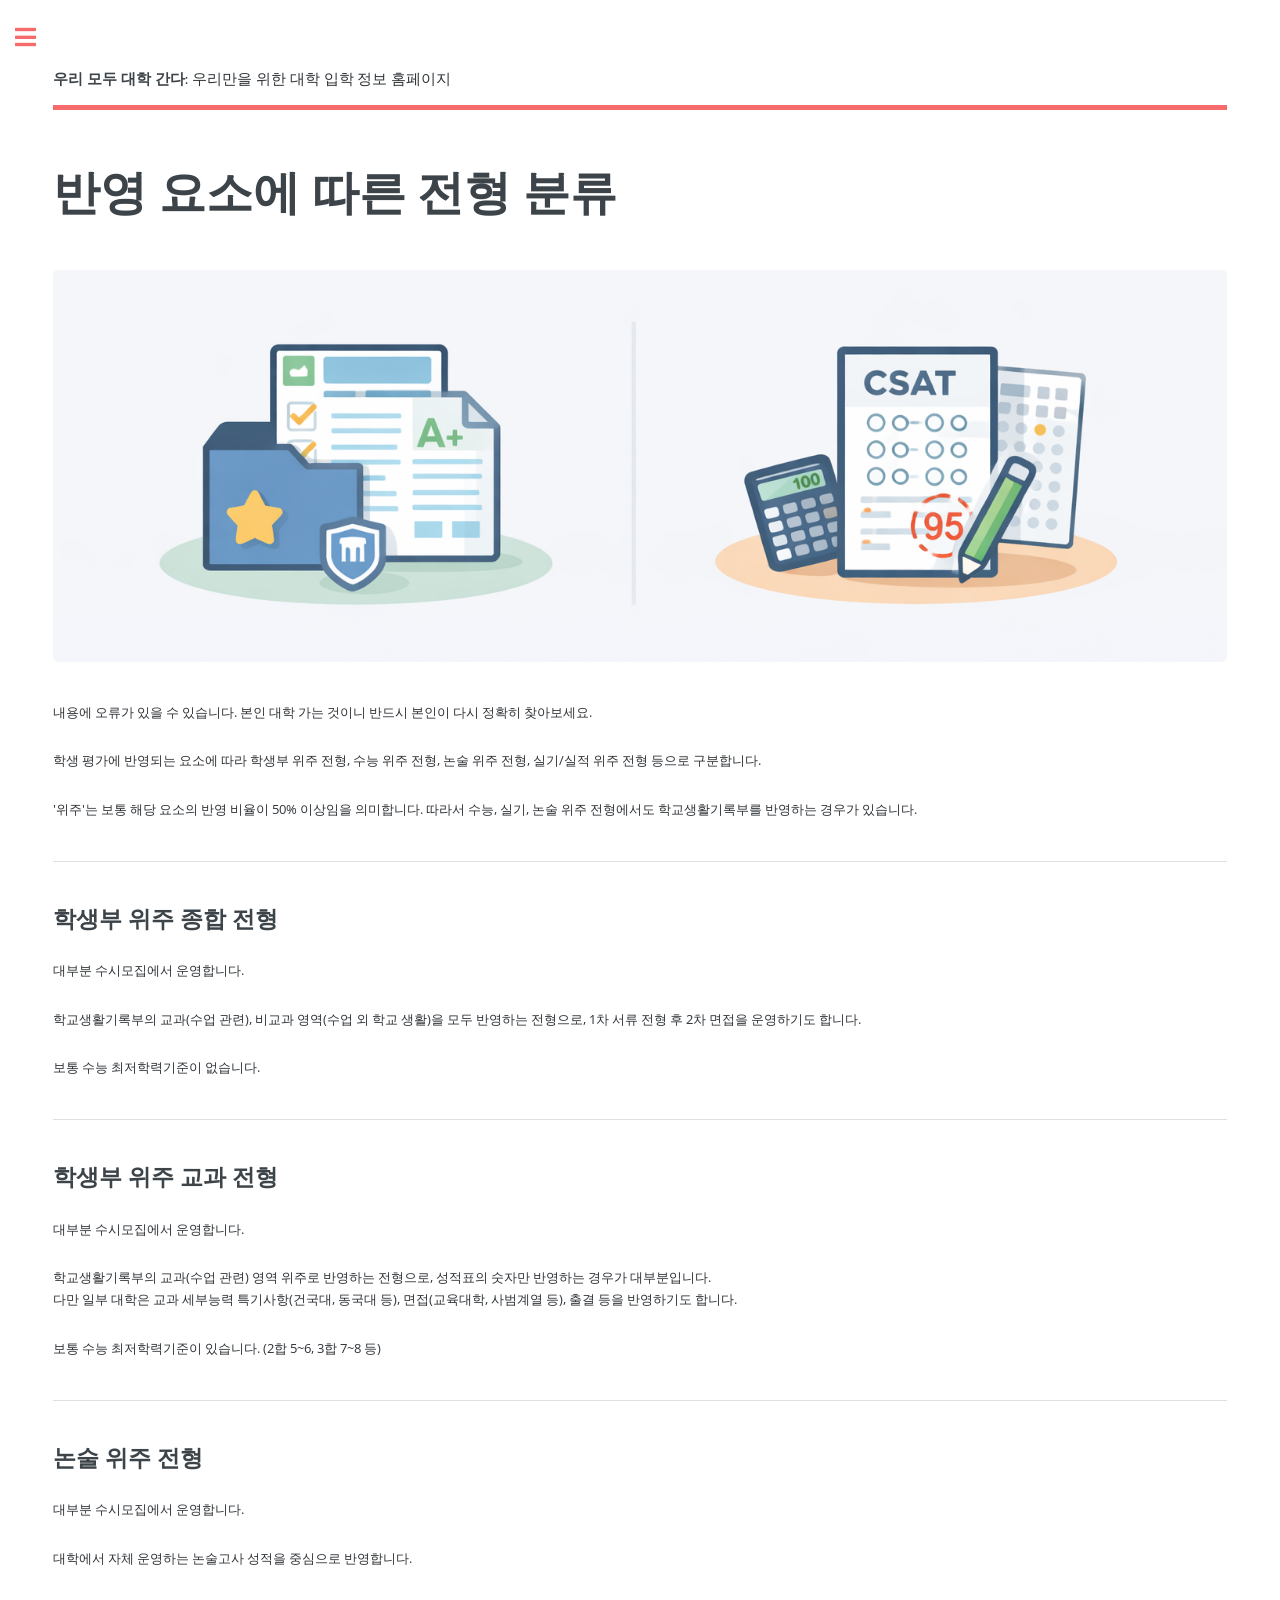
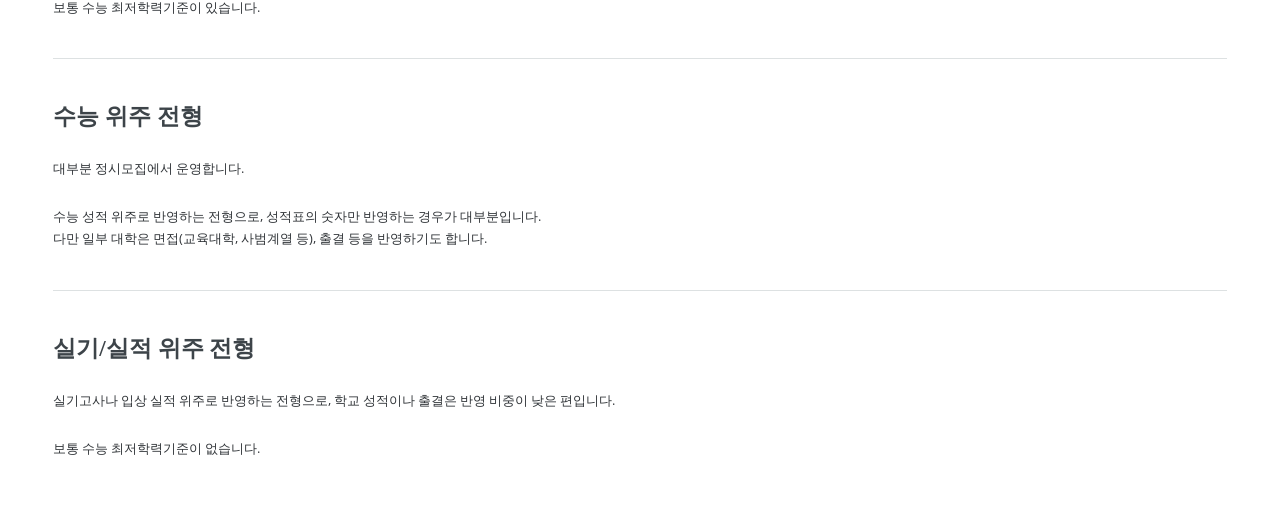
<file: university-enter-factor.html>
<!DOCTYPE HTML>
<!--
	Editorial by HTML5 UP
	html5up.net | @ajlkn
	Free for personal and commercial use under the CCA 3.0 license (html5up.net/license)
-->
<html lang="ko">
	<head>
		<title>반영 요소에 따른 전형 분류 - 우리 모두 대학 간다</title>
		<meta charset="utf-8" />
		<meta name="viewport" content="width=device-width, initial-scale=1, user-scalable=no" />
		<link rel="stylesheet" href="assets/css/main.css" />
		<!-- Google tag (gtag.js) -->
		<script async src="https://www.googletagmanager.com/gtag/js?id=G-PGMVPYDKQ4"></script>
		<script>
		  window.dataLayer = window.dataLayer || [];
		  function gtag(){dataLayer.push(arguments);}
		  gtag('js', new Date());
		
		  gtag('config', 'G-PGMVPYDKQ4');
		</script>
	</head>
	<body class="is-preload">

		<!-- Wrapper -->
			<div id="wrapper">

				<!-- Main -->
					<div id="main">
						<div class="inner">

							<!-- Header -->
								<header id="header">
									<a href="index.html" class="logo"><strong>우리 모두 대학 간다</strong>: 우리만을 위한 대학 입학 정보 홈페이지</a>
									<!-- 연락 도구 미사용 주석 처리
									<ul class="icons">
										<li><a href="#" class="icon brands fa-twitter"><span class="label">Twitter</span></a></li>
										<li><a href="#" class="icon brands fa-facebook-f"><span class="label">Facebook</span></a></li>
										<li><a href="#" class="icon brands fa-snapchat-ghost"><span class="label">Snapchat</span></a></li>
										<li><a href="#" class="icon brands fa-instagram"><span class="label">Instagram</span></a></li>
										<li><a href="#" class="icon brands fa-medium-m"><span class="label">Medium</span></a></li>
									</ul>
									-->
								</header>

							<!-- Content -->
								<section>
									<header class="main">
										<h1>반영 요소에 따른 전형 분류</h1>
									</header>

									<span class="image main"><img src="images/banners/img-university-enter-factor.png" alt="" /></span>

									<p>내용에 오류가 있을 수 있습니다. 본인 대학 가는 것이니 반드시 본인이 다시 정확히 찾아보세요.</p>
									<p>학생 평가에 반영되는 요소에 따라 학생부 위주 전형, 수능 위주 전형, 논술 위주 전형, 실기/실적 위주 전형 등으로 구분합니다.</p>
									<p>'위주'는 보통 해당 요소의 반영 비율이 50% 이상임을 의미합니다. 따라서 수능, 실기, 논술 위주 전형에서도 학교생활기록부를 반영하는 경우가 있습니다.</p>
									
									<hr class="major" />

									<h2>학생부 위주 종합 전형</h2>
									<p>대부분 수시모집에서 운영합니다.</p>
									<p>학교생활기록부의 교과(수업 관련), 비교과 영역(수업 외 학교 생활)을 모두 반영하는 전형으로, 1차 서류 전형 후 2차 면접을 운영하기도 합니다.</p>
									<p>보통 수능 최저학력기준이 없습니다.</p>
									
									<hr class="major" />
									
									<h2>학생부 위주 교과 전형</h2>
									<p>대부분 수시모집에서 운영합니다.</p>
									<p>학교생활기록부의 교과(수업 관련) 영역 위주로 반영하는 전형으로, 성적표의 숫자만 반영하는 경우가 대부분입니다.<br />
									다만 일부 대학은 교과 세부능력 특기사항(건국대, 동국대 등), 면접(교육대학, 사범계열 등), 출결 등을 반영하기도 합니다.</p>
									<p>보통 수능 최저학력기준이 있습니다. (2합 5~6, 3합 7~8 등)</p>
									
									<hr class="major" />
									
									<h2>논술 위주 전형</h2>
									<p>대부분 수시모집에서 운영합니다.</p>
									<p>대학에서 자체 운영하는 논술고사 성적을 중심으로 반영합니다.</p>
									<p>보통 수능 최저학력기준이 있습니다.</p>
									
									<hr class="major" />
									
									<h2>수능 위주 전형</h2>
									<p>대부분 정시모집에서 운영합니다.</p>
									<p>수능 성적 위주로 반영하는 전형으로, 성적표의 숫자만 반영하는 경우가 대부분입니다.<br />
									다만 일부 대학은 면접(교육대학, 사범계열 등), 출결 등을 반영하기도 합니다.</p>
									
									<hr class="major" />
									
									<h2>실기/실적 위주 전형</h2>
									<p>실기고사나 입상 실적 위주로 반영하는 전형으로, 학교 성적이나 출결은 반영 비중이 낮은 편입니다.</p>
									<p>보통 수능 최저학력기준이 없습니다.</p>									
									
								</section>

						</div>
					</div>

				<!-- Sidebar -->
					<div id="sidebar">
						<div class="inner">

							<!-- Search -->
								<!-- 미사용 부분 주석 처리
								<section id="search" class="alt">
									<form method="post" action="#">
										<input type="text" name="query" id="query" placeholder="검색" />
									</form>
								</section>
								-->

							<!-- Menu -->
								<nav id="menu">
									<header class="major">
										<h2>내용 목록</h2>
									</header>
									<ul>
										<li><a href="index.html">첫 페이지로</a></li>
										<li><a href="university-category.html">우리나라 대학 종류</a></li>
										<li>
											<span class="opener">대학을 가는 방법</span>
											<ul>
												<li><a href="university-enter-time.html">지원 시기에 따른 전형 분류</a></li>
												<li><a href="university-enter-factor.html">반영 요소에 따른 전형 분류</a></li>
												<li><a href="university-enter-condition.html">지원 자격에 따른 전형 분류</a></li>
											</ul>
										</li>
										<li><a href="job-exploration.html">다양한 직업과 대학 탐색하기</a></li>
										<li>
											<span class="opener">대입 전략</span>
											<ul>
												<li><a href="university-strategy.html">전략적으로 대학 가기</a></li>
												<li><a href="school-record-strategy.html">생활기록부 챙기기</a></li>
											</ul>
										</li>
										<li>
											<span class="opener">대입 정보 자료집</span>
											<ul>
												<li><a href="https://www.adiga.kr/uct/nmg/mgz/magazineView.do?menuId=PCUCTNMG1100" target="_blank">대입정보매거진 (대입정보포털)</a></li>
												<li><a href="https://more.goe.go.kr/jinhak/subList/30300001877" target="_blank">꿈진 (경기진학정보센터)</a></li>
											</ul>
										</li>
										<li>
											<span class="opener">대입 지원 실전</span>
											<ul>
												<li><a href="apply-manual.html">원서 접수 방법</a></li>
												<li><a href="apply-calendar.html">원서 접수 일정</a></li>
												<li><a href="apply-faq.html">대입 지원 자주 묻는 질문</a></li>
											</ul>
										</li>

										<!-- 미사용 부분 주석 처리
													<li><a href="#">Etiam Dolore</a></li>
													<li><a href="#">Adipiscing</a></li>
													<li>
														<span class="opener">Another Submenu</span>
														<ul>
															<li><a href="#">Lorem Dolor</a></li>
															<li><a href="#">Ipsum Adipiscing</a></li>
															<li><a href="#">Tempus Magna</a></li>
															<li><a href="#">Feugiat Veroeros</a></li>
														</ul>
													</li>
													<li><a href="#">Maximus Erat</a></li>
													<li><a href="#">Sapien Mauris</a></li>
													<li><a href="#">Amet Lacinia</a></li>
													-->
									</ul>
								</nav>

							<!-- Section -->
							<!-- 미사용 부분 주석 처리
								<section>
									<header class="major">
										<h2>Ante interdum</h2>
									</header>
									<div class="mini-posts">
										<article>
											<a href="#" class="image"><img src="images/pic07.jpg" alt="" /></a>
											<p>Aenean ornare velit lacus, ac varius enim lorem ullamcorper dolore aliquam.</p>
										</article>
										<article>
											<a href="#" class="image"><img src="images/pic08.jpg" alt="" /></a>
											<p>Aenean ornare velit lacus, ac varius enim lorem ullamcorper dolore aliquam.</p>
										</article>
										<article>
											<a href="#" class="image"><img src="images/pic09.jpg" alt="" /></a>
											<p>Aenean ornare velit lacus, ac varius enim lorem ullamcorper dolore aliquam.</p>
										</article>
									</div>
									<ul class="actions">
										<li><a href="#" class="button">More</a></li>
									</ul>
								</section>
								-->

							<!-- Section -->
								<!-- 미사용 부분 주석 처리
								<section>
									<header class="major">
										<h2>Get in touch</h2>
									</header>
									<p>Sed varius enim lorem ullamcorper dolore aliquam aenean ornare velit lacus, ac varius enim lorem ullamcorper dolore. Proin sed aliquam facilisis ante interdum. Sed nulla amet lorem feugiat tempus aliquam.</p>
									<ul class="contact">
										<li class="icon solid fa-envelope"><a href="#">information@untitled.tld</a></li>
										<li class="icon solid fa-phone">(000) 000-0000</li>
										<li class="icon solid fa-home">1234 Somewhere Road #8254<br />
										Nashville, TN 00000-0000</li>
									</ul>
								</section>
								-->

							<!-- Footer -->
								<footer id="footer">
									<p class="copyright">&copy; 우리 모두 대학 간다. Made by heechun, All rights reserved. Design: <a href="https://html5up.net">HTML5 UP</a>.</p>
									<p class="copyright">이 사이트는 AI를 이용해 생성한 이미지가 포함되어 있습니다.</p>
								</footer>

						</div>
					</div>

			</div>

		<!-- Scripts -->
			<script src="assets/js/jquery.min.js"></script>
			<script src="assets/js/browser.min.js"></script>
			<script src="assets/js/breakpoints.min.js"></script>
			<script src="assets/js/util.js"></script>
			<script src="assets/js/main.js"></script>

	</body>

</html>
</file>
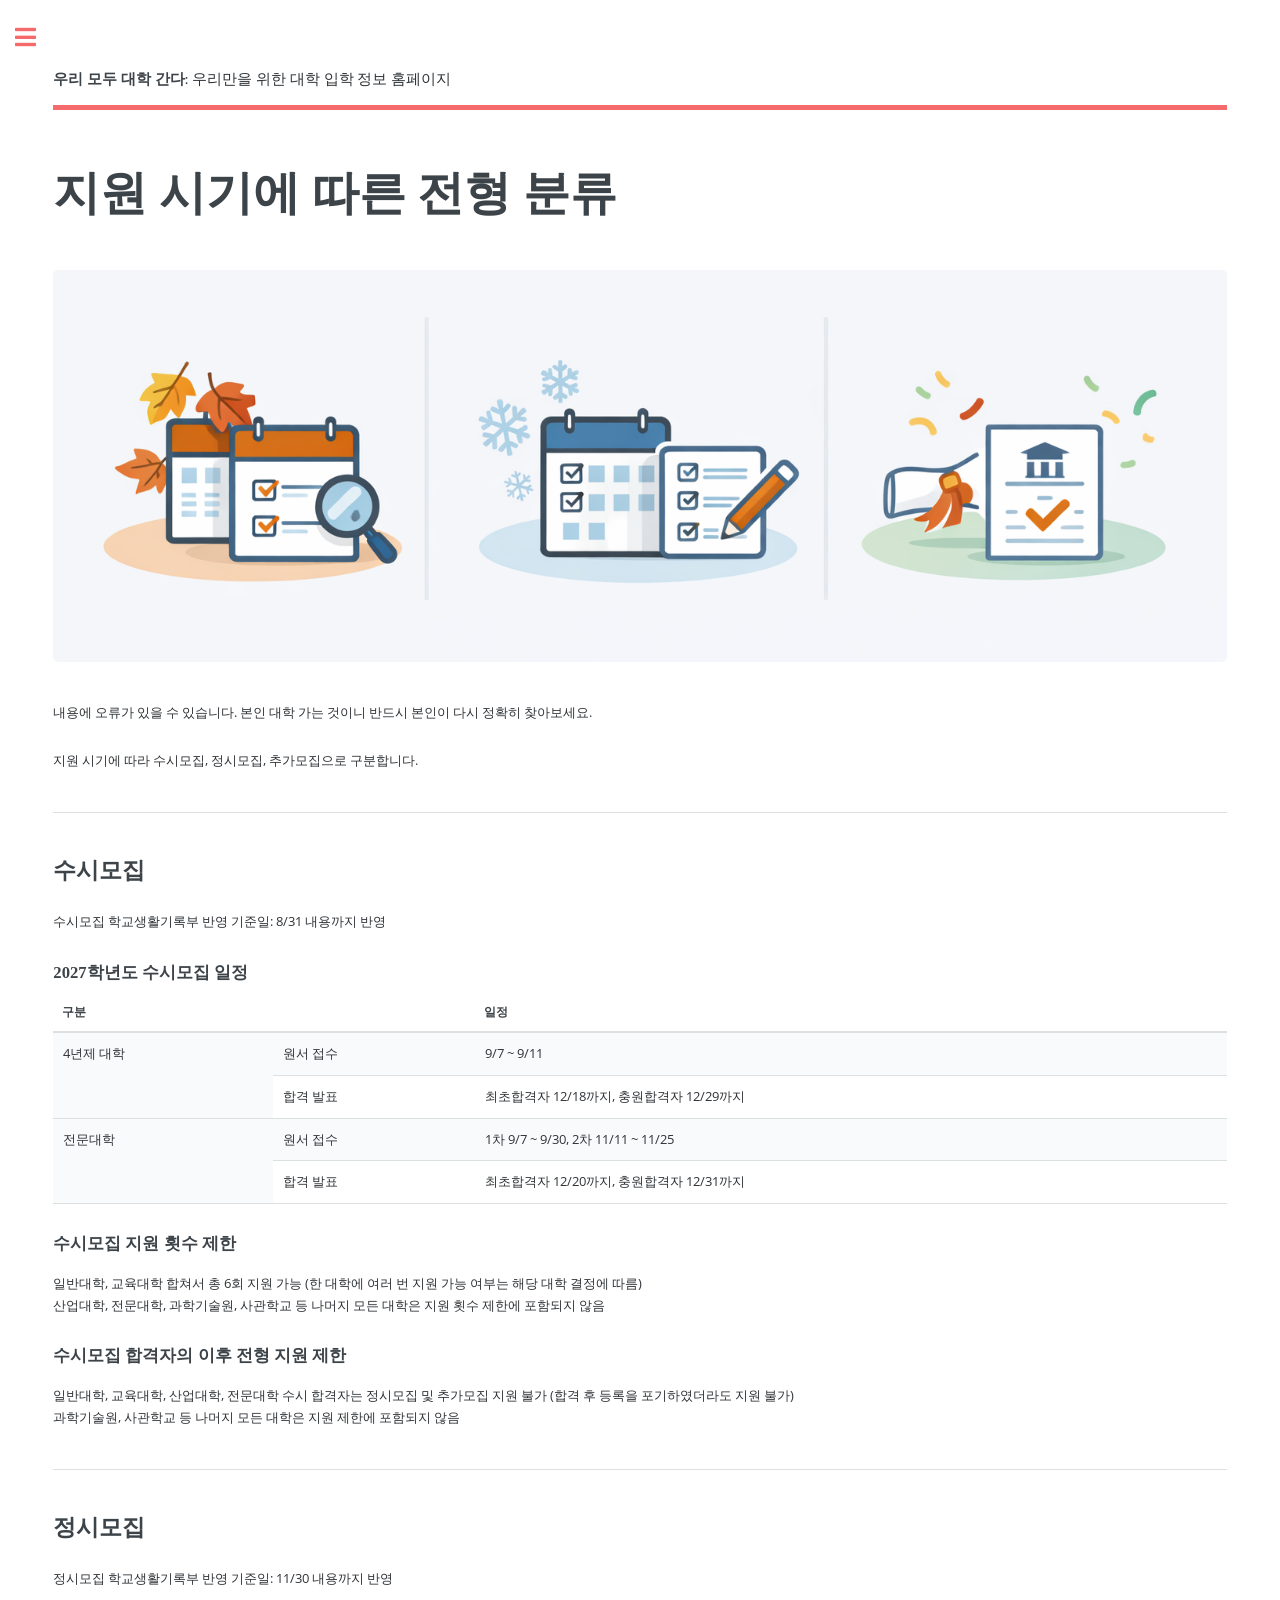
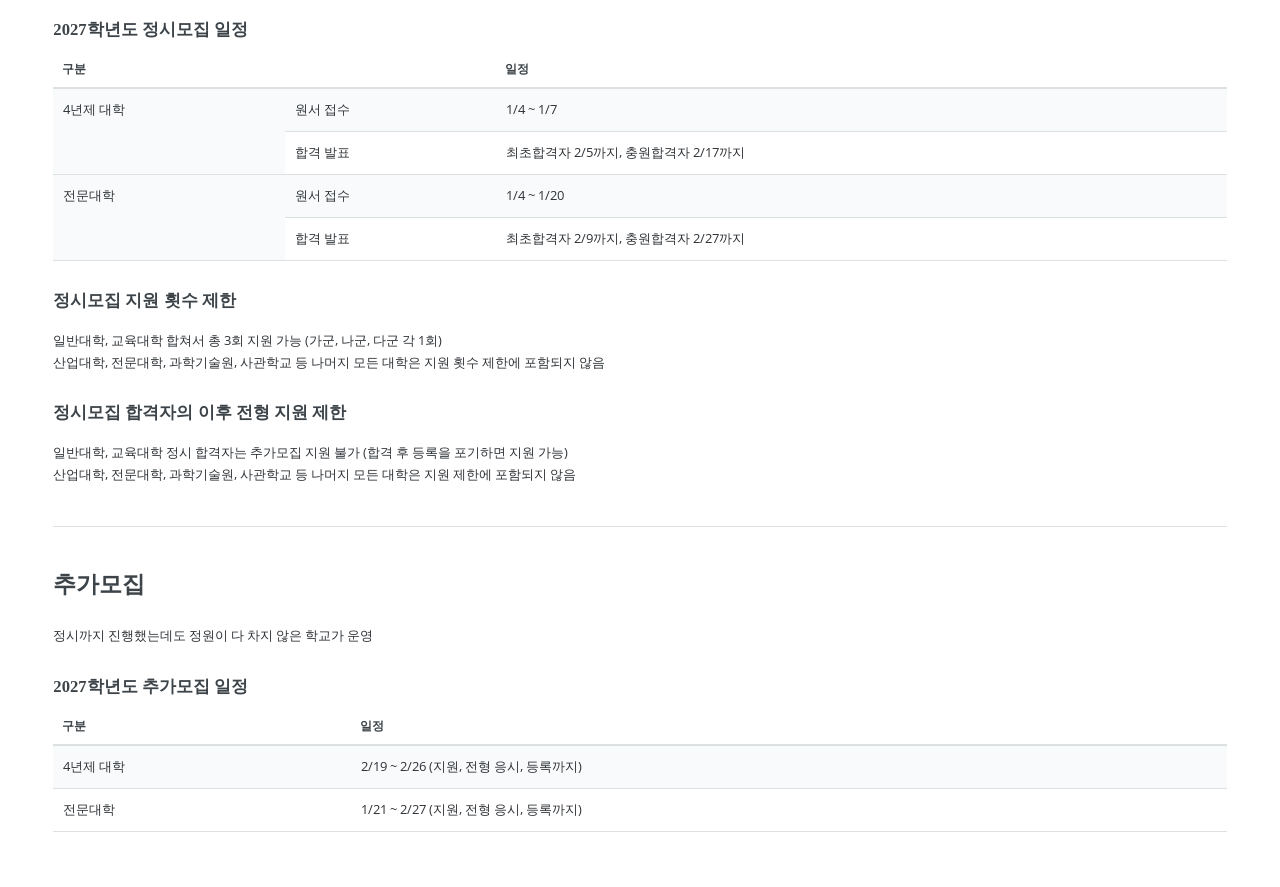
<file: university-enter-time.html>
<!DOCTYPE HTML>
<!--
	Editorial by HTML5 UP
	html5up.net | @ajlkn
	Free for personal and commercial use under the CCA 3.0 license (html5up.net/license)
-->
<html lang="ko">
	<head>
		<title>지원 시기에 따른 전형 분류 - 우리 모두 대학 간다</title>
		<meta charset="utf-8" />
		<meta name="viewport" content="width=device-width, initial-scale=1, user-scalable=no" />
		<link rel="stylesheet" href="assets/css/main.css" />
		<!-- Google tag (gtag.js) -->
		<script async src="https://www.googletagmanager.com/gtag/js?id=G-PGMVPYDKQ4"></script>
		<script>
		  window.dataLayer = window.dataLayer || [];
		  function gtag(){dataLayer.push(arguments);}
		  gtag('js', new Date());
		
		  gtag('config', 'G-PGMVPYDKQ4');
		</script>
	</head>
	<body class="is-preload">

		<!-- Wrapper -->
			<div id="wrapper">

				<!-- Main -->
					<div id="main">
						<div class="inner">

							<!-- Header -->
								<header id="header">
									<a href="index.html" class="logo"><strong>우리 모두 대학 간다</strong>: 우리만을 위한 대학 입학 정보 홈페이지</a>
									<!-- 연락 도구 미사용 주석 처리
									<ul class="icons">
										<li><a href="#" class="icon brands fa-twitter"><span class="label">Twitter</span></a></li>
										<li><a href="#" class="icon brands fa-facebook-f"><span class="label">Facebook</span></a></li>
										<li><a href="#" class="icon brands fa-snapchat-ghost"><span class="label">Snapchat</span></a></li>
										<li><a href="#" class="icon brands fa-instagram"><span class="label">Instagram</span></a></li>
										<li><a href="#" class="icon brands fa-medium-m"><span class="label">Medium</span></a></li>
									</ul>
									-->
								</header>

							<!-- Content -->
								<section>
									<header class="main">
										<h1>지원 시기에 따른 전형 분류</h1>
									</header>

									<span class="image main"><img src="images/banners/img-university-enter-time.png" alt="" /></span>

									<p>내용에 오류가 있을 수 있습니다. 본인 대학 가는 것이니 반드시 본인이 다시 정확히 찾아보세요.</p>
									<p>지원 시기에 따라 수시모집, 정시모집, 추가모집으로 구분합니다.</p>
									
									<hr class="major" />
									
									<h2>수시모집</h2>
									<p>수시모집 학교생활기록부 반영 기준일: 8/31 내용까지 반영</p>
									
									<h3>2027학년도 수시모집 일정</h3>
									
									<div class="table-wrapper">
										<table>
											<thead>
											  <tr>
												<th colspan="2">구분</th>
												<th>일정</th>
											  </tr>
											</thead>

											<tbody>
												<tr>
													<td rowspan="2">4년제 대학</td>
													<td>원서 접수</td>
													<td>9/7 ~ 9/11</td>
												</tr>
												<tr>
													<td>합격 발표</td>
													<td>최초합격자 12/18까지, 충원합격자 12/29까지</td>
												</tr>
												<tr>
													<td rowspan="2">전문대학</td>
													<td>원서 접수</td>
													<td>1차 9/7 ~ 9/30, 2차 11/11 ~ 11/25</td>
												</tr>
												<tr>
													<td>합격 발표</td>
													<td>최초합격자 12/20까지, 충원합격자 12/31까지</td>
												</tr>
											</tbody>
										</table>
									</div>

									<h3>수시모집 지원 횟수 제한</h3>
									<p>일반대학, 교육대학 합쳐서 총 6회 지원 가능 (한 대학에 여러 번 지원 가능 여부는 해당 대학 결정에 따름)<br />
									산업대학, 전문대학, 과학기술원, 사관학교 등 나머지 모든 대학은 지원 횟수 제한에 포함되지 않음</p>
									<h3>수시모집 합격자의 이후 전형 지원 제한</h3>
									<p>일반대학, 교육대학, 산업대학, 전문대학 수시 합격자는 정시모집 및 추가모집 지원 불가 (합격 후 등록을 포기하였더라도 지원 불가)<br />
									과학기술원, 사관학교 등 나머지 모든 대학은 지원 제한에 포함되지 않음</p>
									
									<hr class="major" />
									
									<h2>정시모집</h2>
									<p>정시모집 학교생활기록부 반영 기준일: 11/30 내용까지 반영</p>
									
									<h3>2027학년도 정시모집 일정</h3>
									
									<div class="table-wrapper">
										<table>
											<thead>
											  <tr>
												<th colspan="2">구분</th>
												<th>일정</th>
											  </tr>
											</thead>

											<tbody>
												<tr>
													<td rowspan="2">4년제 대학</td>
													<td>원서 접수</td>
													<td>1/4 ~ 1/7</td>
												</tr>
												<tr>
													<td>합격 발표</td>
													<td>최초합격자 2/5까지, 충원합격자 2/17까지</td>
												</tr>
												<tr>
													<td rowspan="2">전문대학</td>
													<td>원서 접수</td>
													<td>1/4 ~ 1/20</td>
												</tr>
												<tr>
													<td>합격 발표</td>
													<td>최초합격자 2/9까지, 충원합격자 2/27까지</td>
												</tr>
											</tbody>
										</table>
									</div>

									<h3>정시모집 지원 횟수 제한</h3>
									<p>일반대학, 교육대학 합쳐서 총 3회 지원 가능 (가군, 나군, 다군 각 1회)<br />
									산업대학, 전문대학, 과학기술원, 사관학교 등 나머지 모든 대학은 지원 횟수 제한에 포함되지 않음</p>
									<h3>정시모집 합격자의 이후 전형 지원 제한</h3>
									<p>일반대학, 교육대학 정시 합격자는 추가모집 지원 불가 (합격 후 등록을 포기하면 지원 가능)<br />
									산업대학, 전문대학, 과학기술원, 사관학교 등 나머지 모든 대학은 지원 제한에 포함되지 않음</p>
									
									<hr class="major" />
									
									<h2>추가모집</h2>
									<p>정시까지 진행했는데도 정원이 다 차지 않은 학교가 운영</p>
									
									<h3>2027학년도 추가모집 일정</h3>
									
									<div class="table-wrapper">
										<table>
											<thead>
											  <tr>
												<th>구분</th>
												<th>일정</th>
											  </tr>
											</thead>

											<tbody>
												<tr>
													<td>4년제 대학</td>
													<td>2/19 ~ 2/26 (지원, 전형 응시, 등록까지)</td>
												</tr>
												<tr>
													<td>전문대학</td>
													<td>1/21 ~ 2/27 (지원, 전형 응시, 등록까지)</td>
												</tr>
											</tbody>
										</table>
									</div>									
								</section>
						</div>
					</div>

				<!-- Sidebar -->
					<div id="sidebar">
						<div class="inner">

							<!-- Search -->
								<!-- 미사용 부분 주석 처리
								<section id="search" class="alt">
									<form method="post" action="#">
										<input type="text" name="query" id="query" placeholder="검색" />
									</form>
								</section>
								-->

							<!-- Menu -->
								<nav id="menu">
									<header class="major">
										<h2>내용 목록</h2>
									</header>
									<ul>
										<li><a href="index.html">첫 페이지로</a></li>
										<li><a href="university-category.html">우리나라 대학 종류</a></li>
										<li>
											<span class="opener">대학을 가는 방법</span>
											<ul>
												<li><a href="university-enter-time.html">지원 시기에 따른 전형 분류</a></li>
												<li><a href="university-enter-factor.html">반영 요소에 따른 전형 분류</a></li>
												<li><a href="university-enter-condition.html">지원 자격에 따른 전형 분류</a></li>
											</ul>
										</li>
										<li><a href="job-exploration.html">다양한 직업과 대학 탐색하기</a></li>
										<li>
											<span class="opener">대입 전략</span>
											<ul>
												<li><a href="university-strategy.html">전략적으로 대학 가기</a></li>
												<li><a href="school-record-strategy.html">생활기록부 챙기기</a></li>
											</ul>
										</li>
										<li>
											<span class="opener">대입 정보 자료집</span>
											<ul>
												<li><a href="https://www.adiga.kr/uct/nmg/mgz/magazineView.do?menuId=PCUCTNMG1100" target="_blank">대입정보매거진 (대입정보포털)</a></li>
												<li><a href="https://more.goe.go.kr/jinhak/subList/30300001877" target="_blank">꿈진 (경기진학정보센터)</a></li>
											</ul>
										</li>
										<li>
											<span class="opener">대입 지원 실전</span>
											<ul>
												<li><a href="apply-manual.html">원서 접수 방법</a></li>
												<li><a href="apply-calendar.html">원서 접수 일정</a></li>
												<li><a href="apply-faq.html">대입 지원 자주 묻는 질문</a></li>
											</ul>
										</li>

										<!-- 미사용 부분 주석 처리
													<li><a href="#">Etiam Dolore</a></li>
													<li><a href="#">Adipiscing</a></li>
													<li>
														<span class="opener">Another Submenu</span>
														<ul>
															<li><a href="#">Lorem Dolor</a></li>
															<li><a href="#">Ipsum Adipiscing</a></li>
															<li><a href="#">Tempus Magna</a></li>
															<li><a href="#">Feugiat Veroeros</a></li>
														</ul>
													</li>
													<li><a href="#">Maximus Erat</a></li>
													<li><a href="#">Sapien Mauris</a></li>
													<li><a href="#">Amet Lacinia</a></li>
													-->
									</ul>
								</nav>

							<!-- Section -->
							<!-- 미사용 부분 주석 처리
								<section>
									<header class="major">
										<h2>Ante interdum</h2>
									</header>
									<div class="mini-posts">
										<article>
											<a href="#" class="image"><img src="images/pic07.jpg" alt="" /></a>
											<p>Aenean ornare velit lacus, ac varius enim lorem ullamcorper dolore aliquam.</p>
										</article>
										<article>
											<a href="#" class="image"><img src="images/pic08.jpg" alt="" /></a>
											<p>Aenean ornare velit lacus, ac varius enim lorem ullamcorper dolore aliquam.</p>
										</article>
										<article>
											<a href="#" class="image"><img src="images/pic09.jpg" alt="" /></a>
											<p>Aenean ornare velit lacus, ac varius enim lorem ullamcorper dolore aliquam.</p>
										</article>
									</div>
									<ul class="actions">
										<li><a href="#" class="button">More</a></li>
									</ul>
								</section>
								-->

							<!-- Section -->
								<!-- 미사용 부분 주석 처리
								<section>
									<header class="major">
										<h2>Get in touch</h2>
									</header>
									<p>Sed varius enim lorem ullamcorper dolore aliquam aenean ornare velit lacus, ac varius enim lorem ullamcorper dolore. Proin sed aliquam facilisis ante interdum. Sed nulla amet lorem feugiat tempus aliquam.</p>
									<ul class="contact">
										<li class="icon solid fa-envelope"><a href="#">information@untitled.tld</a></li>
										<li class="icon solid fa-phone">(000) 000-0000</li>
										<li class="icon solid fa-home">1234 Somewhere Road #8254<br />
										Nashville, TN 00000-0000</li>
									</ul>
								</section>
								-->

							<!-- Footer -->
								<footer id="footer">
									<p class="copyright">&copy; 우리 모두 대학 간다. Made by heechun, All rights reserved. Design: <a href="https://html5up.net">HTML5 UP</a>.</p>
									<p class="copyright">이 사이트는 AI를 이용해 생성한 이미지가 포함되어 있습니다.</p>
								</footer>

						</div>
					</div>

			</div>

		<!-- Scripts -->
			<script src="assets/js/jquery.min.js"></script>
			<script src="assets/js/browser.min.js"></script>
			<script src="assets/js/breakpoints.min.js"></script>
			<script src="assets/js/util.js"></script>
			<script src="assets/js/main.js"></script>

	</body>

</html>
</file>
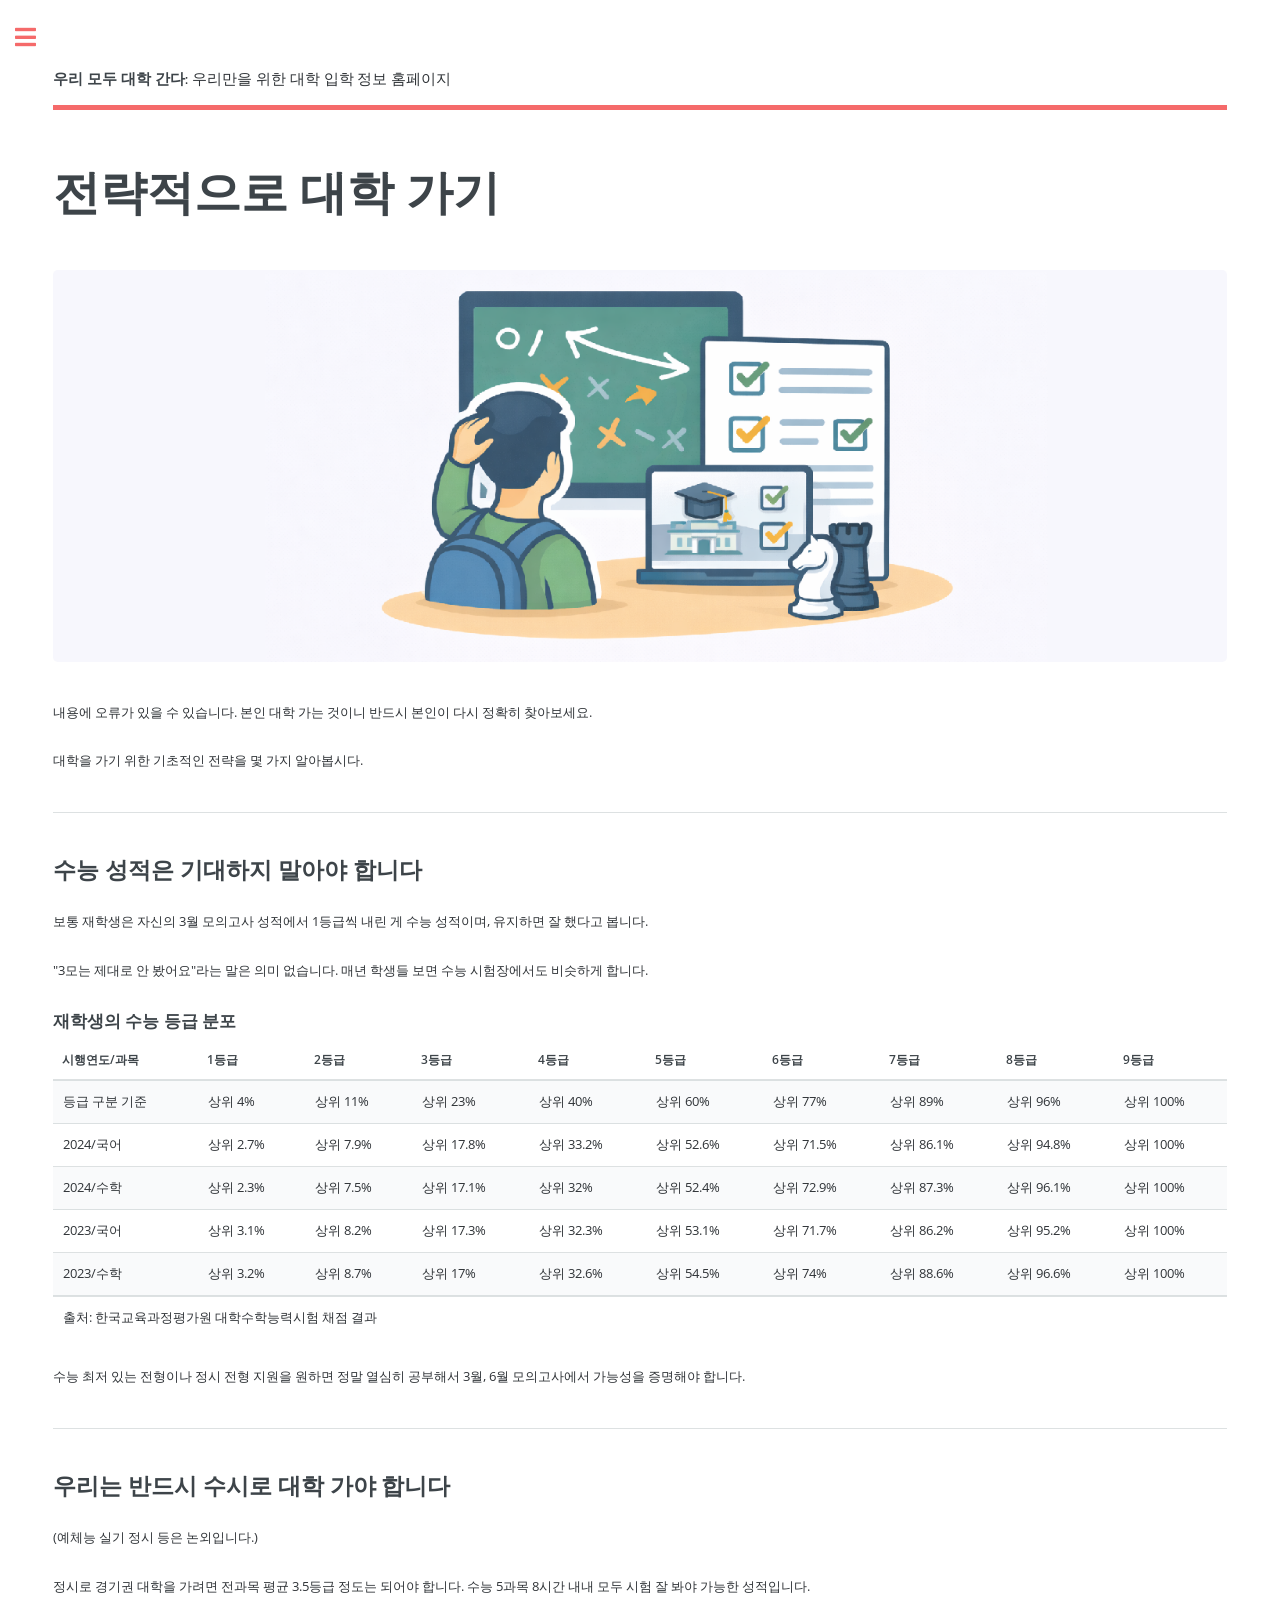
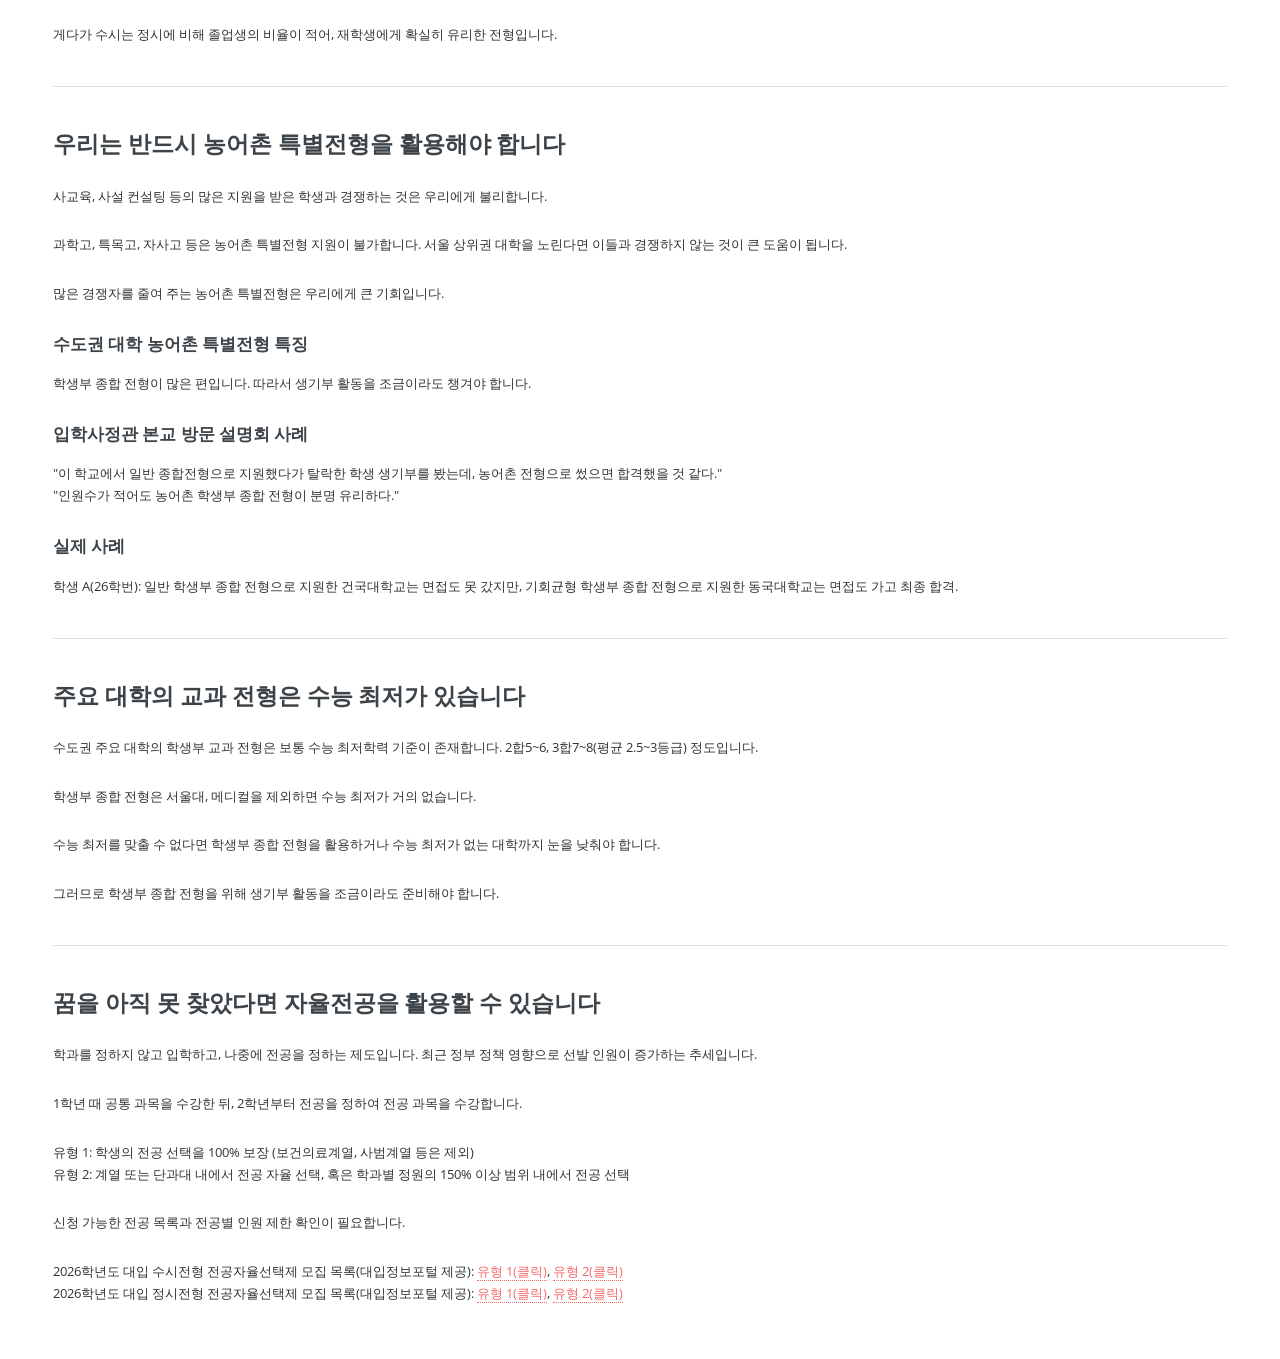
<file: university-strategy.html>
<!DOCTYPE HTML>
<!--
	Editorial by HTML5 UP
	html5up.net | @ajlkn
	Free for personal and commercial use under the CCA 3.0 license (html5up.net/license)
-->
<html lang="ko">
	<head>
		<title>전략적으로 대학 가기 - 우리 모두 대학 간다</title>
		<meta charset="utf-8" />
		<meta name="viewport" content="width=device-width, initial-scale=1, user-scalable=no" />
		<link rel="stylesheet" href="assets/css/main.css" />
		<!-- Google tag (gtag.js) -->
		<script async src="https://www.googletagmanager.com/gtag/js?id=G-PGMVPYDKQ4"></script>
		<script>
		  window.dataLayer = window.dataLayer || [];
		  function gtag(){dataLayer.push(arguments);}
		  gtag('js', new Date());
		
		  gtag('config', 'G-PGMVPYDKQ4');
		</script>
	</head>
	<body class="is-preload">

		<!-- Wrapper -->
			<div id="wrapper">

				<!-- Main -->
					<div id="main">
						<div class="inner">

							<!-- Header -->
								<header id="header">
									<a href="index.html" class="logo"><strong>우리 모두 대학 간다</strong>: 우리만을 위한 대학 입학 정보 홈페이지</a>
									<!-- 연락 도구 미사용 주석 처리
									<ul class="icons">
										<li><a href="#" class="icon brands fa-twitter"><span class="label">Twitter</span></a></li>
										<li><a href="#" class="icon brands fa-facebook-f"><span class="label">Facebook</span></a></li>
										<li><a href="#" class="icon brands fa-snapchat-ghost"><span class="label">Snapchat</span></a></li>
										<li><a href="#" class="icon brands fa-instagram"><span class="label">Instagram</span></a></li>
										<li><a href="#" class="icon brands fa-medium-m"><span class="label">Medium</span></a></li>
									</ul>
									-->
								</header>

							<!-- Content -->
								<section>
									<header class="main">
										<h1>전략적으로 대학 가기</h1>
									</header>

									<span class="image main"><img src="images/banners/img-university-strategy.png" alt="" /></span>

									<p>내용에 오류가 있을 수 있습니다. 본인 대학 가는 것이니 반드시 본인이 다시 정확히 찾아보세요.</p>
									<p>대학을 가기 위한 기초적인 전략을 몇 가지 알아봅시다.</p>
									
									<hr class="major" />

									<h2>수능 성적은 기대하지 말아야 합니다</h2>

									<p>보통 재학생은 자신의 3월 모의고사 성적에서 1등급씩 내린 게 수능 성적이며, 유지하면 잘 했다고 봅니다.</p>
									<p>"3모는 제대로 안 봤어요"라는 말은 의미 없습니다. 매년 학생들 보면 수능 시험장에서도 비슷하게 합니다.</p>

									<h3>재학생의 수능 등급 분포</h3>

									<div class="table-wrapper">
										<table>
											<thead>
												<tr>
													<th>시행연도/과목</th>
													<th>1등급</th>
													<th>2등급</th>
													<th>3등급</th>
													<th>4등급</th>
													<th>5등급</th>
													<th>6등급</th>
													<th>7등급</th>
													<th>8등급</th>
													<th>9등급</th>
												</tr>
											</thead>
											<tbody>
												<tr>
													<td>등급 구분 기준</td>
													<td>상위 4%</td>
													<td>상위 11%</td>
													<td>상위 23%</td>
													<td>상위 40%</td>
													<td>상위 60%</td>
													<td>상위 77%</td>
													<td>상위 89%</td>
													<td>상위 96%</td>
													<td>상위 100%</td>
												</tr>
												<tr>
													<td>2024/국어</td>
													<td>상위 2.7%</td>
													<td>상위 7.9%</td>
													<td>상위 17.8%</td>
													<td>상위 33.2%</td>
													<td>상위 52.6%</td>
													<td>상위 71.5%</td>
													<td>상위 86.1%</td>
													<td>상위 94.8%</td>
													<td>상위 100%</td>
												</tr>
												<tr>
													<td>2024/수학</td>
													<td>상위 2.3%</td>
													<td>상위 7.5%</td>
													<td>상위 17.1%</td>
													<td>상위 32%</td>
													<td>상위 52.4%</td>
													<td>상위 72.9%</td>
													<td>상위 87.3%</td>
													<td>상위 96.1%</td>
													<td>상위 100%</td>
												</tr>
												<tr>
													<td>2023/국어</td>
													<td>상위 3.1%</td>
													<td>상위 8.2%</td>
													<td>상위 17.3%</td>
													<td>상위 32.3%</td>
													<td>상위 53.1%</td>
													<td>상위 71.7%</td>
													<td>상위 86.2%</td>
													<td>상위 95.2%</td>
													<td>상위 100%</td>
												</tr>
												<tr>
													<td>2023/수학</td>
													<td>상위 3.2%</td>
													<td>상위 8.7%</td>
													<td>상위 17%</td>
													<td>상위 32.6%</td>
													<td>상위 54.5%</td>
													<td>상위 74%</td>
													<td>상위 88.6%</td>
													<td>상위 96.6%</td>
													<td>상위 100%</td>
												</tr>
											</tbody>
											<tfoot>
												<tr>
													<td colspan="10">출처: 한국교육과정평가원 대학수학능력시험 채점 결과</td>
												</tr>
											</tfoot>
										</table>
									</div>

									<p>수능 최저 있는 전형이나 정시 전형 지원을 원하면 정말 열심히 공부해서 3월, 6월 모의고사에서 가능성을 증명해야 합니다.</p>

									<hr class="major" />

									<h2>우리는 반드시 수시로 대학 가야 합니다</h2>

									<p>(예체능 실기 정시 등은 논외입니다.)</p>
									<p>정시로 경기권 대학을 가려면 전과목 평균 3.5등급 정도는 되어야 합니다. 수능 5과목 8시간 내내 모두 시험 잘 봐야 가능한 성적입니다.</p>
									<p>게다가 수시는 정시에 비해 졸업생의 비율이 적어, 재학생에게 확실히 유리한 전형입니다.</p>

									<hr class="major" />

									<h2>우리는 반드시 농어촌 특별전형을 활용해야 합니다</h2>

									<p>사교육, 사설 컨설팅 등의 많은 지원을 받은 학생과 경쟁하는 것은 우리에게 불리합니다.</p>
									<p>과학고, 특목고, 자사고 등은 농어촌 특별전형 지원이 불가합니다. 서울 상위권 대학을 노린다면 이들과 경쟁하지 않는 것이 큰 도움이 됩니다.</p>
									<p>많은 경쟁자를 줄여 주는 농어촌 특별전형은 우리에게 큰 기회입니다.</p>

									<h3>수도권 대학 농어촌 특별전형 특징</h3>
									<p>학생부 종합 전형이 많은 편입니다. 따라서 생기부 활동을 조금이라도 챙겨야 합니다.</p>

									<h3>입학사정관 본교 방문 설명회 사례</h3>
									<p>"이 학교에서 일반 종합전형으로 지원했다가 탈락한 학생 생기부를 봤는데, 농어촌 전형으로 썼으면 합격했을 것 같다."<br />
									"인원수가 적어도 농어촌 학생부 종합 전형이 분명 유리하다."</p>

									<h3>실제 사례</h3>
									<p>학생 A(26학번): 일반 학생부 종합 전형으로 지원한 건국대학교는 면접도 못 갔지만, 기회균형 학생부 종합 전형으로 지원한 동국대학교는 면접도 가고 최종 합격.</p>

									<hr class="major" />

									<h2>주요 대학의 교과 전형은 수능 최저가 있습니다</h2>

									<p>수도권 주요 대학의 학생부 교과 전형은 보통 수능 최저학력 기준이 존재합니다. 2합5~6, 3합7~8(평균 2.5~3등급) 정도입니다.</p>
									<p>학생부 종합 전형은 서울대, 메디컬을 제외하면 수능 최저가 거의 없습니다.</p>

									<p>수능 최저를 맞출 수 없다면 학생부 종합 전형을 활용하거나 수능 최저가 없는 대학까지 눈을 낮춰야 합니다.</p>
									<p>그러므로 학생부 종합 전형을 위해 생기부 활동을 조금이라도 준비해야 합니다.</p>

									<hr class="major" />

									<h2>꿈을 아직 못 찾았다면 자율전공을 활용할 수 있습니다</h2>

									<p>학과를 정하지 않고 입학하고, 나중에 전공을 정하는 제도입니다. 최근 정부 정책 영향으로 선발 인원이 증가하는 추세입니다.</p>
									<p>1학년 때 공통 과목을 수강한 뒤, 2학년부터 전공을 정하여 전공 과목을 수강합니다.</p>
									<p>유형 1: 학생의 전공 선택을 100% 보장 (보건의료계열, 사범계열 등은 제외)<br />
									유형 2: 계열 또는 단과대 내에서 전공 자율 선택, 혹은 학과별 정원의 150% 이상 범위 내에서 전공 선택</p>
									<p>신청 가능한 전공 목록과 전공별 인원 제한 확인이 필요합니다.</p>
									<p>2026학년도 대입 수시전형 전공자율선택제 모집 목록(대입정보포털 제공): <a href="files/2026학년도 수시모집 전공자율선택제(유형1).pdf" target='_blank'>유형 1(클릭)</a>, <a href="files/2026학년도 수시모집 전공자율선택제(유형2).pdf" target='_blank'>유형 2(클릭)</a><br />
									2026학년도 대입 정시전형 전공자율선택제 모집 목록(대입정보포털 제공): <a href="files/2026학년도 정시모집 전공자율선택제(유형1).pdf" target='_blank'>유형 1(클릭)</a>, <a href="files/2026학년도 정시모집 전공자율선택제(유형2).pdf" target='_blank'>유형 2(클릭)</a></p>
									
								</section>

						</div>
					</div>

				<!-- Sidebar -->
					<div id="sidebar">
						<div class="inner">

							<!-- Search -->
								<!-- 미사용 부분 주석 처리
								<section id="search" class="alt">
									<form method="post" action="#">
										<input type="text" name="query" id="query" placeholder="검색" />
									</form>
								</section>
								-->

							<!-- Menu -->
								<nav id="menu">
									<header class="major">
										<h2>내용 목록</h2>
									</header>
									<ul>
										<li><a href="index.html">첫 페이지로</a></li>
										<li><a href="university-category.html">우리나라 대학 종류</a></li>
										<li>
											<span class="opener">대학을 가는 방법</span>
											<ul>
												<li><a href="university-enter-time.html">지원 시기에 따른 전형 분류</a></li>
												<li><a href="university-enter-factor.html">반영 요소에 따른 전형 분류</a></li>
												<li><a href="university-enter-condition.html">지원 자격에 따른 전형 분류</a></li>
											</ul>
										</li>
										<li><a href="job-exploration.html">다양한 직업과 대학 탐색하기</a></li>
										<li>
											<span class="opener">대입 전략</span>
											<ul>
												<li><a href="university-strategy.html">전략적으로 대학 가기</a></li>
												<li><a href="school-record-strategy.html">생활기록부 챙기기</a></li>
											</ul>
										</li>
										<li>
											<span class="opener">대입 정보 자료집</span>
											<ul>
												<li><a href="https://www.adiga.kr/uct/nmg/mgz/magazineView.do?menuId=PCUCTNMG1100" target="_blank">대입정보매거진 (대입정보포털)</a></li>
												<li><a href="https://more.goe.go.kr/jinhak/subList/30300001877" target="_blank">꿈진 (경기진학정보센터)</a></li>
											</ul>
										</li>
										<li>
											<span class="opener">대입 지원 실전</span>
											<ul>
												<li><a href="apply-manual.html">원서 접수 방법</a></li>
												<li><a href="apply-calendar.html">원서 접수 일정</a></li>
												<li><a href="apply-faq.html">대입 지원 자주 묻는 질문</a></li>
											</ul>
										</li>

										<!-- 미사용 부분 주석 처리
													<li><a href="#">Etiam Dolore</a></li>
													<li><a href="#">Adipiscing</a></li>
													<li>
														<span class="opener">Another Submenu</span>
														<ul>
															<li><a href="#">Lorem Dolor</a></li>
															<li><a href="#">Ipsum Adipiscing</a></li>
															<li><a href="#">Tempus Magna</a></li>
															<li><a href="#">Feugiat Veroeros</a></li>
														</ul>
													</li>
													<li><a href="#">Maximus Erat</a></li>
													<li><a href="#">Sapien Mauris</a></li>
													<li><a href="#">Amet Lacinia</a></li>
													-->
									</ul>
								</nav>

							<!-- Section -->
							<!-- 미사용 부분 주석 처리
								<section>
									<header class="major">
										<h2>Ante interdum</h2>
									</header>
									<div class="mini-posts">
										<article>
											<a href="#" class="image"><img src="images/pic07.jpg" alt="" /></a>
											<p>Aenean ornare velit lacus, ac varius enim lorem ullamcorper dolore aliquam.</p>
										</article>
										<article>
											<a href="#" class="image"><img src="images/pic08.jpg" alt="" /></a>
											<p>Aenean ornare velit lacus, ac varius enim lorem ullamcorper dolore aliquam.</p>
										</article>
										<article>
											<a href="#" class="image"><img src="images/pic09.jpg" alt="" /></a>
											<p>Aenean ornare velit lacus, ac varius enim lorem ullamcorper dolore aliquam.</p>
										</article>
									</div>
									<ul class="actions">
										<li><a href="#" class="button">More</a></li>
									</ul>
								</section>
								-->

							<!-- Section -->
								<!-- 미사용 부분 주석 처리
								<section>
									<header class="major">
										<h2>Get in touch</h2>
									</header>
									<p>Sed varius enim lorem ullamcorper dolore aliquam aenean ornare velit lacus, ac varius enim lorem ullamcorper dolore. Proin sed aliquam facilisis ante interdum. Sed nulla amet lorem feugiat tempus aliquam.</p>
									<ul class="contact">
										<li class="icon solid fa-envelope"><a href="#">information@untitled.tld</a></li>
										<li class="icon solid fa-phone">(000) 000-0000</li>
										<li class="icon solid fa-home">1234 Somewhere Road #8254<br />
										Nashville, TN 00000-0000</li>
									</ul>
								</section>
								-->

							<!-- Footer -->
								<footer id="footer">
									<p class="copyright">&copy; 우리 모두 대학 간다. Made by heechun, All rights reserved. Design: <a href="https://html5up.net">HTML5 UP</a>.</p>
									<p class="copyright">이 사이트는 AI를 이용해 생성한 이미지가 포함되어 있습니다.</p>
								</footer>

						</div>
					</div>

			</div>

		<!-- Scripts -->
			<script src="assets/js/jquery.min.js"></script>
			<script src="assets/js/browser.min.js"></script>
			<script src="assets/js/breakpoints.min.js"></script>
			<script src="assets/js/util.js"></script>
			<script src="assets/js/main.js"></script>

	</body>

</html>
</file>
<file: assets/css/main.css>
@import url(fontawesome-all.min.css);
@import url("https://fonts.googleapis.com/css?family=Open+Sans:400,600,400italic,600italic|Roboto+Slab:400,700");
/*
	Editorial by HTML5 UP
	html5up.net | @ajlkn
	Free for personal and commercial use under the CCA 3.0 license (html5up.net/license)
*/
html, body, div, span, applet, object,
iframe, h1, h2, h3, h4, h5, h6, p, blockquote,
pre, a, abbr, acronym, address, big, cite,
code, del, dfn, em, img, ins, kbd, q, s, samp,
small, strike, strong, sub, sup, tt, var, b,
u, i, center, dl, dt, dd, ol, ul, li, fieldset,
form, label, legend, table, caption, tbody,
tfoot, thead, tr, th, td, article, aside,
canvas, details, embed, figure, figcaption,
footer, header, hgroup, menu, nav, output, ruby,
section, summary, time, mark, audio, video {
  margin: 0;
  padding: 0;
  border: 0;
  font-size: 100%;
  font: inherit;
  vertical-align: baseline; }

article, aside, details, figcaption, figure,
footer, header, hgroup, menu, nav, section {
  display: block; }

body {
  line-height: 1; }

ol, ul {
  list-style: none; }

blockquote, q {
  quotes: none; }
  blockquote:before, blockquote:after, q:before, q:after {
    content: '';
    content: none; }

table {
  border-collapse: collapse;
  border-spacing: 0; }

body {
  -webkit-text-size-adjust: none; }

mark {
  background-color: transparent;
  color: inherit; }

input::-moz-focus-inner {
  border: 0;
  padding: 0; }

input, select, textarea {
  -moz-appearance: none;
  -webkit-appearance: none;
  -ms-appearance: none;
  appearance: none; }

/* Basic */
@-ms-viewport {
  width: device-width; }

body {
  -ms-overflow-style: scrollbar; }

@media screen and (max-width: 480px) {
  html, body {
    min-width: 320px; } }

html {
  box-sizing: border-box; }

*, *:before, *:after {
  box-sizing: inherit; }

body {
  background: #ffffff; }
  body.is-preload *, body.is-preload *:before, body.is-preload *:after, body.is-resizing *, body.is-resizing *:before, body.is-resizing *:after {
    -moz-animation: none !important;
    -webkit-animation: none !important;
    -ms-animation: none !important;
    animation: none !important;
    -moz-transition: none !important;
    -webkit-transition: none !important;
    -ms-transition: none !important;
    transition: none !important; }

/* Type */
body, input, select, textarea {
  color: #2f3337;
  font-family: "Open Sans", sans-serif;
  font-size: 13pt;
  font-weight: 400;
  line-height: 1.65; }
  @media screen and (max-width: 1680px) {
    body, input, select, textarea {
      font-size: 11pt; } }
  @media screen and (max-width: 1280px) {
    body, input, select, textarea {
      font-size: 10pt; } }
  @media screen and (max-width: 360px) {
    body, input, select, textarea {
      font-size: 9pt; } }

a {
  -moz-transition: color 0.2s ease-in-out, border-bottom-color 0.2s ease-in-out;
  -webkit-transition: color 0.2s ease-in-out, border-bottom-color 0.2s ease-in-out;
  -ms-transition: color 0.2s ease-in-out, border-bottom-color 0.2s ease-in-out;
  transition: color 0.2s ease-in-out, border-bottom-color 0.2s ease-in-out;
  border-bottom: dotted 1px;
  color: #f56a6a;
  text-decoration: none; }
  a:hover {
    border-bottom-color: #f56a6a;
    color: #f56a6a !important; }
    a:hover strong {
      color: inherit; }

strong, b {
  color: #3d4449;
  font-weight: 600; }

em, i {
  font-style: italic; }

p {
  margin: 0 0 2em 0; }

h1, h2, h3, h4, h5, h6 {
  color: #3d4449;
  font-family: "Noto Sans KR", serif;
  font-weight: 700;
  line-height: 1.5;
  margin: 0 0 1em 0; }
  h1 a, h2 a, h3 a, h4 a, h5 a, h6 a {
    color: inherit;
    text-decoration: none;
    border-bottom: 0; }

h1 {
  font-size: 4em;
  margin: 0 0 0.5em 0;
  line-height: 1.3; }

h2 {
  font-size: 1.75em; }

h3 {
  font-size: 1.25em; }

h4 {
  font-size: 1.1em; }

h5 {
  font-size: 0.9em; }

h6 {
  font-size: 0.7em; }

@media screen and (max-width: 1680px) {
  h1 {
    font-size: 3.5em; } }

@media screen and (max-width: 980px) {
  h1 {
    font-size: 3.25em; } }

@media screen and (max-width: 736px) {
  h1 {
    font-size: 2em;
    line-height: 1.4; }
  h2 {
    font-size: 1.5em; } }

sub {
  font-size: 0.8em;
  position: relative;
  top: 0.5em; }

sup {
  font-size: 0.8em;
  position: relative;
  top: -0.5em; }

blockquote {
  border-left: solid 3px rgba(210, 215, 217, 0.75);
  font-style: italic;
  margin: 0 0 2em 0;
  padding: 0.5em 0 0.5em 2em; }

code {
  background: rgba(230, 235, 237, 0.25);
  border-radius: 0.375em;
  border: solid 1px rgba(210, 215, 217, 0.75);
  font-family: "Courier New", monospace;
  font-size: 0.9em;
  margin: 0 0.25em;
  padding: 0.25em 0.65em; }

pre {
  -webkit-overflow-scrolling: touch;
  font-family: "Courier New", monospace;
  font-size: 0.9em;
  margin: 0 0 2em 0; }
  pre code {
    display: block;
    line-height: 1.75;
    padding: 1em 1.5em;
    overflow-x: auto; }

hr {
  border: 0;
  border-bottom: solid 1px rgba(210, 215, 217, 0.75);
  margin: 2em 0; }
  hr.major {
    margin: 3em 0; }

.align-left {
  text-align: left; }

.align-center {
  text-align: center; }

.align-right {
  text-align: right; }

/* Row */
.row {
  display: flex;
  flex-wrap: wrap;
  box-sizing: border-box;
  align-items: stretch; }
  .row > * {
    box-sizing: border-box; }
  .row.gtr-uniform > * > :last-child {
    margin-bottom: 0; }
  .row.aln-left {
    justify-content: flex-start; }
  .row.aln-center {
    justify-content: center; }
  .row.aln-right {
    justify-content: flex-end; }
  .row.aln-top {
    align-items: flex-start; }
  .row.aln-middle {
    align-items: center; }
  .row.aln-bottom {
    align-items: flex-end; }
  .row > .imp {
    order: -1; }
  .row > .col-1 {
    width: 8.33333%; }
  .row > .off-1 {
    margin-left: 8.33333%; }
  .row > .col-2 {
    width: 16.66667%; }
  .row > .off-2 {
    margin-left: 16.66667%; }
  .row > .col-3 {
    width: 25%; }
  .row > .off-3 {
    margin-left: 25%; }
  .row > .col-4 {
    width: 33.33333%; }
  .row > .off-4 {
    margin-left: 33.33333%; }
  .row > .col-5 {
    width: 41.66667%; }
  .row > .off-5 {
    margin-left: 41.66667%; }
  .row > .col-6 {
    width: 50%; }
  .row > .off-6 {
    margin-left: 50%; }
  .row > .col-7 {
    width: 58.33333%; }
  .row > .off-7 {
    margin-left: 58.33333%; }
  .row > .col-8 {
    width: 66.66667%; }
  .row > .off-8 {
    margin-left: 66.66667%; }
  .row > .col-9 {
    width: 75%; }
  .row > .off-9 {
    margin-left: 75%; }
  .row > .col-10 {
    width: 83.33333%; }
  .row > .off-10 {
    margin-left: 83.33333%; }
  .row > .col-11 {
    width: 91.66667%; }
  .row > .off-11 {
    margin-left: 91.66667%; }
  .row > .col-12 {
    width: 100%; }
  .row > .off-12 {
    margin-left: 100%; }
  .row.gtr-0 {
    margin-top: 0;
    margin-left: 0em; }
    .row.gtr-0 > * {
      padding: 0 0 0 0em; }
    .row.gtr-0.gtr-uniform {
      margin-top: 0em; }
      .row.gtr-0.gtr-uniform > * {
        padding-top: 0em; }
  .row.gtr-25 {
    margin-top: 0;
    margin-left: -0.375em; }
    .row.gtr-25 > * {
      padding: 0 0 0 0.375em; }
    .row.gtr-25.gtr-uniform {
      margin-top: -0.375em; }
      .row.gtr-25.gtr-uniform > * {
        padding-top: 0.375em; }
  .row.gtr-50 {
    margin-top: 0;
    margin-left: -0.75em; }
    .row.gtr-50 > * {
      padding: 0 0 0 0.75em; }
    .row.gtr-50.gtr-uniform {
      margin-top: -0.75em; }
      .row.gtr-50.gtr-uniform > * {
        padding-top: 0.75em; }
  .row {
    margin-top: 0;
    margin-left: -1.5em; }
    .row > * {
      padding: 0 0 0 1.5em; }
    .row.gtr-uniform {
      margin-top: -1.5em; }
      .row.gtr-uniform > * {
        padding-top: 1.5em; }
  .row.gtr-150 {
    margin-top: 0;
    margin-left: -2.25em; }
    .row.gtr-150 > * {
      padding: 0 0 0 2.25em; }
    .row.gtr-150.gtr-uniform {
      margin-top: -2.25em; }
      .row.gtr-150.gtr-uniform > * {
        padding-top: 2.25em; }
  .row.gtr-200 {
    margin-top: 0;
    margin-left: -3em; }
    .row.gtr-200 > * {
      padding: 0 0 0 3em; }
    .row.gtr-200.gtr-uniform {
      margin-top: -3em; }
      .row.gtr-200.gtr-uniform > * {
        padding-top: 3em; }
  @media screen and (max-width: 1680px) {
    .row {
      display: flex;
      flex-wrap: wrap;
      box-sizing: border-box;
      align-items: stretch; }
      .row > * {
        box-sizing: border-box; }
      .row.gtr-uniform > * > :last-child {
        margin-bottom: 0; }
      .row.aln-left {
        justify-content: flex-start; }
      .row.aln-center {
        justify-content: center; }
      .row.aln-right {
        justify-content: flex-end; }
      .row.aln-top {
        align-items: flex-start; }
      .row.aln-middle {
        align-items: center; }
      .row.aln-bottom {
        align-items: flex-end; }
      .row > .imp-xlarge {
        order: -1; }
      .row > .col-1-xlarge {
        width: 8.33333%; }
      .row > .off-1-xlarge {
        margin-left: 8.33333%; }
      .row > .col-2-xlarge {
        width: 16.66667%; }
      .row > .off-2-xlarge {
        margin-left: 16.66667%; }
      .row > .col-3-xlarge {
        width: 25%; }
      .row > .off-3-xlarge {
        margin-left: 25%; }
      .row > .col-4-xlarge {
        width: 33.33333%; }
      .row > .off-4-xlarge {
        margin-left: 33.33333%; }
      .row > .col-5-xlarge {
        width: 41.66667%; }
      .row > .off-5-xlarge {
        margin-left: 41.66667%; }
      .row > .col-6-xlarge {
        width: 50%; }
      .row > .off-6-xlarge {
        margin-left: 50%; }
      .row > .col-7-xlarge {
        width: 58.33333%; }
      .row > .off-7-xlarge {
        margin-left: 58.33333%; }
      .row > .col-8-xlarge {
        width: 66.66667%; }
      .row > .off-8-xlarge {
        margin-left: 66.66667%; }
      .row > .col-9-xlarge {
        width: 75%; }
      .row > .off-9-xlarge {
        margin-left: 75%; }
      .row > .col-10-xlarge {
        width: 83.33333%; }
      .row > .off-10-xlarge {
        margin-left: 83.33333%; }
      .row > .col-11-xlarge {
        width: 91.66667%; }
      .row > .off-11-xlarge {
        margin-left: 91.66667%; }
      .row > .col-12-xlarge {
        width: 100%; }
      .row > .off-12-xlarge {
        margin-left: 100%; }
      .row.gtr-0 {
        margin-top: 0;
        margin-left: 0em; }
        .row.gtr-0 > * {
          padding: 0 0 0 0em; }
        .row.gtr-0.gtr-uniform {
          margin-top: 0em; }
          .row.gtr-0.gtr-uniform > * {
            padding-top: 0em; }
      .row.gtr-25 {
        margin-top: 0;
        margin-left: -0.375em; }
        .row.gtr-25 > * {
          padding: 0 0 0 0.375em; }
        .row.gtr-25.gtr-uniform {
          margin-top: -0.375em; }
          .row.gtr-25.gtr-uniform > * {
            padding-top: 0.375em; }
      .row.gtr-50 {
        margin-top: 0;
        margin-left: -0.75em; }
        .row.gtr-50 > * {
          padding: 0 0 0 0.75em; }
        .row.gtr-50.gtr-uniform {
          margin-top: -0.75em; }
          .row.gtr-50.gtr-uniform > * {
            padding-top: 0.75em; }
      .row {
        margin-top: 0;
        margin-left: -1.5em; }
        .row > * {
          padding: 0 0 0 1.5em; }
        .row.gtr-uniform {
          margin-top: -1.5em; }
          .row.gtr-uniform > * {
            padding-top: 1.5em; }
      .row.gtr-150 {
        margin-top: 0;
        margin-left: -2.25em; }
        .row.gtr-150 > * {
          padding: 0 0 0 2.25em; }
        .row.gtr-150.gtr-uniform {
          margin-top: -2.25em; }
          .row.gtr-150.gtr-uniform > * {
            padding-top: 2.25em; }
      .row.gtr-200 {
        margin-top: 0;
        margin-left: -3em; }
        .row.gtr-200 > * {
          padding: 0 0 0 3em; }
        .row.gtr-200.gtr-uniform {
          margin-top: -3em; }
          .row.gtr-200.gtr-uniform > * {
            padding-top: 3em; } }
  @media screen and (max-width: 1280px) {
    .row {
      display: flex;
      flex-wrap: wrap;
      box-sizing: border-box;
      align-items: stretch; }
      .row > * {
        box-sizing: border-box; }
      .row.gtr-uniform > * > :last-child {
        margin-bottom: 0; }
      .row.aln-left {
        justify-content: flex-start; }
      .row.aln-center {
        justify-content: center; }
      .row.aln-right {
        justify-content: flex-end; }
      .row.aln-top {
        align-items: flex-start; }
      .row.aln-middle {
        align-items: center; }
      .row.aln-bottom {
        align-items: flex-end; }
      .row > .imp-large {
        order: -1; }
      .row > .col-1-large {
        width: 8.33333%; }
      .row > .off-1-large {
        margin-left: 8.33333%; }
      .row > .col-2-large {
        width: 16.66667%; }
      .row > .off-2-large {
        margin-left: 16.66667%; }
      .row > .col-3-large {
        width: 25%; }
      .row > .off-3-large {
        margin-left: 25%; }
      .row > .col-4-large {
        width: 33.33333%; }
      .row > .off-4-large {
        margin-left: 33.33333%; }
      .row > .col-5-large {
        width: 41.66667%; }
      .row > .off-5-large {
        margin-left: 41.66667%; }
      .row > .col-6-large {
        width: 50%; }
      .row > .off-6-large {
        margin-left: 50%; }
      .row > .col-7-large {
        width: 58.33333%; }
      .row > .off-7-large {
        margin-left: 58.33333%; }
      .row > .col-8-large {
        width: 66.66667%; }
      .row > .off-8-large {
        margin-left: 66.66667%; }
      .row > .col-9-large {
        width: 75%; }
      .row > .off-9-large {
        margin-left: 75%; }
      .row > .col-10-large {
        width: 83.33333%; }
      .row > .off-10-large {
        margin-left: 83.33333%; }
      .row > .col-11-large {
        width: 91.66667%; }
      .row > .off-11-large {
        margin-left: 91.66667%; }
      .row > .col-12-large {
        width: 100%; }
      .row > .off-12-large {
        margin-left: 100%; }
      .row.gtr-0 {
        margin-top: 0;
        margin-left: 0em; }
        .row.gtr-0 > * {
          padding: 0 0 0 0em; }
        .row.gtr-0.gtr-uniform {
          margin-top: 0em; }
          .row.gtr-0.gtr-uniform > * {
            padding-top: 0em; }
      .row.gtr-25 {
        margin-top: 0;
        margin-left: -0.375em; }
        .row.gtr-25 > * {
          padding: 0 0 0 0.375em; }
        .row.gtr-25.gtr-uniform {
          margin-top: -0.375em; }
          .row.gtr-25.gtr-uniform > * {
            padding-top: 0.375em; }
      .row.gtr-50 {
        margin-top: 0;
        margin-left: -0.75em; }
        .row.gtr-50 > * {
          padding: 0 0 0 0.75em; }
        .row.gtr-50.gtr-uniform {
          margin-top: -0.75em; }
          .row.gtr-50.gtr-uniform > * {
            padding-top: 0.75em; }
      .row {
        margin-top: 0;
        margin-left: -1.5em; }
        .row > * {
          padding: 0 0 0 1.5em; }
        .row.gtr-uniform {
          margin-top: -1.5em; }
          .row.gtr-uniform > * {
            padding-top: 1.5em; }
      .row.gtr-150 {
        margin-top: 0;
        margin-left: -2.25em; }
        .row.gtr-150 > * {
          padding: 0 0 0 2.25em; }
        .row.gtr-150.gtr-uniform {
          margin-top: -2.25em; }
          .row.gtr-150.gtr-uniform > * {
            padding-top: 2.25em; }
      .row.gtr-200 {
        margin-top: 0;
        margin-left: -3em; }
        .row.gtr-200 > * {
          padding: 0 0 0 3em; }
        .row.gtr-200.gtr-uniform {
          margin-top: -3em; }
          .row.gtr-200.gtr-uniform > * {
            padding-top: 3em; } }
  @media screen and (max-width: 980px) {
    .row {
      display: flex;
      flex-wrap: wrap;
      box-sizing: border-box;
      align-items: stretch; }
      .row > * {
        box-sizing: border-box; }
      .row.gtr-uniform > * > :last-child {
        margin-bottom: 0; }
      .row.aln-left {
        justify-content: flex-start; }
      .row.aln-center {
        justify-content: center; }
      .row.aln-right {
        justify-content: flex-end; }
      .row.aln-top {
        align-items: flex-start; }
      .row.aln-middle {
        align-items: center; }
      .row.aln-bottom {
        align-items: flex-end; }
      .row > .imp-medium {
        order: -1; }
      .row > .col-1-medium {
        width: 8.33333%; }
      .row > .off-1-medium {
        margin-left: 8.33333%; }
      .row > .col-2-medium {
        width: 16.66667%; }
      .row > .off-2-medium {
        margin-left: 16.66667%; }
      .row > .col-3-medium {
        width: 25%; }
      .row > .off-3-medium {
        margin-left: 25%; }
      .row > .col-4-medium {
        width: 33.33333%; }
      .row > .off-4-medium {
        margin-left: 33.33333%; }
      .row > .col-5-medium {
        width: 41.66667%; }
      .row > .off-5-medium {
        margin-left: 41.66667%; }
      .row > .col-6-medium {
        width: 50%; }
      .row > .off-6-medium {
        margin-left: 50%; }
      .row > .col-7-medium {
        width: 58.33333%; }
      .row > .off-7-medium {
        margin-left: 58.33333%; }
      .row > .col-8-medium {
        width: 66.66667%; }
      .row > .off-8-medium {
        margin-left: 66.66667%; }
      .row > .col-9-medium {
        width: 75%; }
      .row > .off-9-medium {
        margin-left: 75%; }
      .row > .col-10-medium {
        width: 83.33333%; }
      .row > .off-10-medium {
        margin-left: 83.33333%; }
      .row > .col-11-medium {
        width: 91.66667%; }
      .row > .off-11-medium {
        margin-left: 91.66667%; }
      .row > .col-12-medium {
        width: 100%; }
      .row > .off-12-medium {
        margin-left: 100%; }
      .row.gtr-0 {
        margin-top: 0;
        margin-left: 0em; }
        .row.gtr-0 > * {
          padding: 0 0 0 0em; }
        .row.gtr-0.gtr-uniform {
          margin-top: 0em; }
          .row.gtr-0.gtr-uniform > * {
            padding-top: 0em; }
      .row.gtr-25 {
        margin-top: 0;
        margin-left: -0.375em; }
        .row.gtr-25 > * {
          padding: 0 0 0 0.375em; }
        .row.gtr-25.gtr-uniform {
          margin-top: -0.375em; }
          .row.gtr-25.gtr-uniform > * {
            padding-top: 0.375em; }
      .row.gtr-50 {
        margin-top: 0;
        margin-left: -0.75em; }
        .row.gtr-50 > * {
          padding: 0 0 0 0.75em; }
        .row.gtr-50.gtr-uniform {
          margin-top: -0.75em; }
          .row.gtr-50.gtr-uniform > * {
            padding-top: 0.75em; }
      .row {
        margin-top: 0;
        margin-left: -1.5em; }
        .row > * {
          padding: 0 0 0 1.5em; }
        .row.gtr-uniform {
          margin-top: -1.5em; }
          .row.gtr-uniform > * {
            padding-top: 1.5em; }
      .row.gtr-150 {
        margin-top: 0;
        margin-left: -2.25em; }
        .row.gtr-150 > * {
          padding: 0 0 0 2.25em; }
        .row.gtr-150.gtr-uniform {
          margin-top: -2.25em; }
          .row.gtr-150.gtr-uniform > * {
            padding-top: 2.25em; }
      .row.gtr-200 {
        margin-top: 0;
        margin-left: -3em; }
        .row.gtr-200 > * {
          padding: 0 0 0 3em; }
        .row.gtr-200.gtr-uniform {
          margin-top: -3em; }
          .row.gtr-200.gtr-uniform > * {
            padding-top: 3em; } }
  @media screen and (max-width: 736px) {
    .row {
      display: flex;
      flex-wrap: wrap;
      box-sizing: border-box;
      align-items: stretch; }
      .row > * {
        box-sizing: border-box; }
      .row.gtr-uniform > * > :last-child {
        margin-bottom: 0; }
      .row.aln-left {
        justify-content: flex-start; }
      .row.aln-center {
        justify-content: center; }
      .row.aln-right {
        justify-content: flex-end; }
      .row.aln-top {
        align-items: flex-start; }
      .row.aln-middle {
        align-items: center; }
      .row.aln-bottom {
        align-items: flex-end; }
      .row > .imp-small {
        order: -1; }
      .row > .col-1-small {
        width: 8.33333%; }
      .row > .off-1-small {
        margin-left: 8.33333%; }
      .row > .col-2-small {
        width: 16.66667%; }
      .row > .off-2-small {
        margin-left: 16.66667%; }
      .row > .col-3-small {
        width: 25%; }
      .row > .off-3-small {
        margin-left: 25%; }
      .row > .col-4-small {
        width: 33.33333%; }
      .row > .off-4-small {
        margin-left: 33.33333%; }
      .row > .col-5-small {
        width: 41.66667%; }
      .row > .off-5-small {
        margin-left: 41.66667%; }
      .row > .col-6-small {
        width: 50%; }
      .row > .off-6-small {
        margin-left: 50%; }
      .row > .col-7-small {
        width: 58.33333%; }
      .row > .off-7-small {
        margin-left: 58.33333%; }
      .row > .col-8-small {
        width: 66.66667%; }
      .row > .off-8-small {
        margin-left: 66.66667%; }
      .row > .col-9-small {
        width: 75%; }
      .row > .off-9-small {
        margin-left: 75%; }
      .row > .col-10-small {
        width: 83.33333%; }
      .row > .off-10-small {
        margin-left: 83.33333%; }
      .row > .col-11-small {
        width: 91.66667%; }
      .row > .off-11-small {
        margin-left: 91.66667%; }
      .row > .col-12-small {
        width: 100%; }
      .row > .off-12-small {
        margin-left: 100%; }
      .row.gtr-0 {
        margin-top: 0;
        margin-left: 0em; }
        .row.gtr-0 > * {
          padding: 0 0 0 0em; }
        .row.gtr-0.gtr-uniform {
          margin-top: 0em; }
          .row.gtr-0.gtr-uniform > * {
            padding-top: 0em; }
      .row.gtr-25 {
        margin-top: 0;
        margin-left: -0.375em; }
        .row.gtr-25 > * {
          padding: 0 0 0 0.375em; }
        .row.gtr-25.gtr-uniform {
          margin-top: -0.375em; }
          .row.gtr-25.gtr-uniform > * {
            padding-top: 0.375em; }
      .row.gtr-50 {
        margin-top: 0;
        margin-left: -0.75em; }
        .row.gtr-50 > * {
          padding: 0 0 0 0.75em; }
        .row.gtr-50.gtr-uniform {
          margin-top: -0.75em; }
          .row.gtr-50.gtr-uniform > * {
            padding-top: 0.75em; }
      .row {
        margin-top: 0;
        margin-left: -1.5em; }
        .row > * {
          padding: 0 0 0 1.5em; }
        .row.gtr-uniform {
          margin-top: -1.5em; }
          .row.gtr-uniform > * {
            padding-top: 1.5em; }
      .row.gtr-150 {
        margin-top: 0;
        margin-left: -2.25em; }
        .row.gtr-150 > * {
          padding: 0 0 0 2.25em; }
        .row.gtr-150.gtr-uniform {
          margin-top: -2.25em; }
          .row.gtr-150.gtr-uniform > * {
            padding-top: 2.25em; }
      .row.gtr-200 {
        margin-top: 0;
        margin-left: -3em; }
        .row.gtr-200 > * {
          padding: 0 0 0 3em; }
        .row.gtr-200.gtr-uniform {
          margin-top: -3em; }
          .row.gtr-200.gtr-uniform > * {
            padding-top: 3em; } }
  @media screen and (max-width: 480px) {
    .row {
      display: flex;
      flex-wrap: wrap;
      box-sizing: border-box;
      align-items: stretch; }
      .row > * {
        box-sizing: border-box; }
      .row.gtr-uniform > * > :last-child {
        margin-bottom: 0; }
      .row.aln-left {
        justify-content: flex-start; }
      .row.aln-center {
        justify-content: center; }
      .row.aln-right {
        justify-content: flex-end; }
      .row.aln-top {
        align-items: flex-start; }
      .row.aln-middle {
        align-items: center; }
      .row.aln-bottom {
        align-items: flex-end; }
      .row > .imp-xsmall {
        order: -1; }
      .row > .col-1-xsmall {
        width: 8.33333%; }
      .row > .off-1-xsmall {
        margin-left: 8.33333%; }
      .row > .col-2-xsmall {
        width: 16.66667%; }
      .row > .off-2-xsmall {
        margin-left: 16.66667%; }
      .row > .col-3-xsmall {
        width: 25%; }
      .row > .off-3-xsmall {
        margin-left: 25%; }
      .row > .col-4-xsmall {
        width: 33.33333%; }
      .row > .off-4-xsmall {
        margin-left: 33.33333%; }
      .row > .col-5-xsmall {
        width: 41.66667%; }
      .row > .off-5-xsmall {
        margin-left: 41.66667%; }
      .row > .col-6-xsmall {
        width: 50%; }
      .row > .off-6-xsmall {
        margin-left: 50%; }
      .row > .col-7-xsmall {
        width: 58.33333%; }
      .row > .off-7-xsmall {
        margin-left: 58.33333%; }
      .row > .col-8-xsmall {
        width: 66.66667%; }
      .row > .off-8-xsmall {
        margin-left: 66.66667%; }
      .row > .col-9-xsmall {
        width: 75%; }
      .row > .off-9-xsmall {
        margin-left: 75%; }
      .row > .col-10-xsmall {
        width: 83.33333%; }
      .row > .off-10-xsmall {
        margin-left: 83.33333%; }
      .row > .col-11-xsmall {
        width: 91.66667%; }
      .row > .off-11-xsmall {
        margin-left: 91.66667%; }
      .row > .col-12-xsmall {
        width: 100%; }
      .row > .off-12-xsmall {
        margin-left: 100%; }
      .row.gtr-0 {
        margin-top: 0;
        margin-left: 0em; }
        .row.gtr-0 > * {
          padding: 0 0 0 0em; }
        .row.gtr-0.gtr-uniform {
          margin-top: 0em; }
          .row.gtr-0.gtr-uniform > * {
            padding-top: 0em; }
      .row.gtr-25 {
        margin-top: 0;
        margin-left: -0.375em; }
        .row.gtr-25 > * {
          padding: 0 0 0 0.375em; }
        .row.gtr-25.gtr-uniform {
          margin-top: -0.375em; }
          .row.gtr-25.gtr-uniform > * {
            padding-top: 0.375em; }
      .row.gtr-50 {
        margin-top: 0;
        margin-left: -0.75em; }
        .row.gtr-50 > * {
          padding: 0 0 0 0.75em; }
        .row.gtr-50.gtr-uniform {
          margin-top: -0.75em; }
          .row.gtr-50.gtr-uniform > * {
            padding-top: 0.75em; }
      .row {
        margin-top: 0;
        margin-left: -1.5em; }
        .row > * {
          padding: 0 0 0 1.5em; }
        .row.gtr-uniform {
          margin-top: -1.5em; }
          .row.gtr-uniform > * {
            padding-top: 1.5em; }
      .row.gtr-150 {
        margin-top: 0;
        margin-left: -2.25em; }
        .row.gtr-150 > * {
          padding: 0 0 0 2.25em; }
        .row.gtr-150.gtr-uniform {
          margin-top: -2.25em; }
          .row.gtr-150.gtr-uniform > * {
            padding-top: 2.25em; }
      .row.gtr-200 {
        margin-top: 0;
        margin-left: -3em; }
        .row.gtr-200 > * {
          padding: 0 0 0 3em; }
        .row.gtr-200.gtr-uniform {
          margin-top: -3em; }
          .row.gtr-200.gtr-uniform > * {
            padding-top: 3em; } }

/* Section/Article */
section.special, article.special {
  text-align: center; }

.iframe-wrapper {
  width: 100%;
  overflow: hidden;
}

.iframe-wrapper iframe {
  width: calc(100% + 1px);
  margin-left: -1px;
  border: none;
  display: block;
}

header p {
  font-family: "Noto Sans KR", serif;
  font-size: 1em;
  font-weight: 400;
  letter-spacing: 0.075em;
  margin-top: -0.5em;
  text-transform: uppercase; }

header.major > :last-child {
  border-bottom: solid 3px #f56a6a;
  display: inline-block;
  margin: 0 0 2em 0;
  padding: 0 0.75em 0.5em 0; }

header.main > :last-child {
  margin: 0 0 1em 0; }

/* Form */
form {
  margin: 0 0 2em 0; }

label {
  color: #3d4449;
  display: block;
  font-size: 0.9em;
  font-weight: 600;
  margin: 0 0 1em 0; }

input[type="text"],
input[type="password"],
input[type="email"],
input[type="tel"],
input[type="search"],
input[type="url"],
select,
textarea {
  -moz-appearance: none;
  -webkit-appearance: none;
  -ms-appearance: none;
  appearance: none;
  background: #ffffff;
  border-radius: 0.375em;
  border: none;
  border: solid 1px rgba(210, 215, 217, 0.75);
  color: inherit;
  display: block;
  outline: 0;
  padding: 0 1em;
  text-decoration: none;
  width: 100%; }
  input[type="text"]:invalid,
  input[type="password"]:invalid,
  input[type="email"]:invalid,
  input[type="tel"]:invalid,
  input[type="search"]:invalid,
  input[type="url"]:invalid,
  select:invalid,
  textarea:invalid {
    box-shadow: none; }
  input[type="text"]:focus,
  input[type="password"]:focus,
  input[type="email"]:focus,
  input[type="tel"]:focus,
  input[type="search"]:focus,
  input[type="url"]:focus,
  select:focus,
  textarea:focus {
    border-color: #f56a6a;
    box-shadow: 0 0 0 1px #f56a6a; }

select {
  background-image: url("data:image/svg+xml;charset=utf8,%3Csvg xmlns='http://www.w3.org/2000/svg' width='40' height='40' preserveAspectRatio='none' viewBox='0 0 40 40'%3E%3Cpath d='M9.4,12.3l10.4,10.4l10.4-10.4c0.2-0.2,0.5-0.4,0.9-0.4c0.3,0,0.6,0.1,0.9,0.4l3.3,3.3c0.2,0.2,0.4,0.5,0.4,0.9 c0,0.4-0.1,0.6-0.4,0.9L20.7,31.9c-0.2,0.2-0.5,0.4-0.9,0.4c-0.3,0-0.6-0.1-0.9-0.4L4.3,17.3c-0.2-0.2-0.4-0.5-0.4-0.9 c0-0.4,0.1-0.6,0.4-0.9l3.3-3.3c0.2-0.2,0.5-0.4,0.9-0.4S9.1,12.1,9.4,12.3z' fill='rgba(210, 215, 217, 0.75)' /%3E%3C/svg%3E");
  background-size: 1.25em;
  background-repeat: no-repeat;
  background-position: calc(100% - 1em) center;
  height: 2.75em;
  padding-right: 2.75em;
  text-overflow: ellipsis; }
  select option {
    color: #3d4449;
    background: #ffffff; }
  select:focus::-ms-value {
    background-color: transparent; }
  select::-ms-expand {
    display: none; }

input[type="text"],
input[type="password"],
input[type="email"],
input[type="tel"],
input[type="search"],
input[type="url"],
select {
  height: 2.75em; }

textarea {
  padding: 0.75em 1em; }

input[type="checkbox"],
input[type="radio"] {
  -moz-appearance: none;
  -webkit-appearance: none;
  -ms-appearance: none;
  appearance: none;
  display: block;
  float: left;
  margin-right: -2em;
  opacity: 0;
  width: 1em;
  z-index: -1; }
  input[type="checkbox"] + label,
  input[type="radio"] + label {
    text-decoration: none;
    color: #7f888f;
    cursor: pointer;
    display: inline-block;
    font-size: 1em;
    font-weight: 400;
    padding-left: 2.4em;
    padding-right: 0.75em;
    position: relative; }
    input[type="checkbox"] + label:before,
    input[type="radio"] + label:before {
      -moz-osx-font-smoothing: grayscale;
      -webkit-font-smoothing: antialiased;
      display: inline-block;
      font-style: normal;
      font-variant: normal;
      text-rendering: auto;
      line-height: 1;
      text-transform: none !important;
      font-family: 'Font Awesome 5 Free';
      font-weight: 900; }
    input[type="checkbox"] + label:before,
    input[type="radio"] + label:before {
      background: #ffffff;
      border-radius: 0.375em;
      border: solid 1px rgba(210, 215, 217, 0.75);
      content: '';
      display: inline-block;
      font-size: 0.8em;
      height: 2.0625em;
      left: 0;
      line-height: 2.0625em;
      position: absolute;
      text-align: center;
      top: 0;
      width: 2.0625em; }
  input[type="checkbox"]:checked + label:before,
  input[type="radio"]:checked + label:before {
    background: #3d4449;
    border-color: #3d4449;
    color: #ffffff;
    content: '\f00c'; }
  input[type="checkbox"]:focus + label:before,
  input[type="radio"]:focus + label:before {
    border-color: #f56a6a;
    box-shadow: 0 0 0 1px #f56a6a; }

input[type="checkbox"] + label:before {
  border-radius: 0.375em; }

input[type="radio"] + label:before {
  border-radius: 100%; }

::-webkit-input-placeholder {
  color: #9fa3a6 !important;
  opacity: 1.0; }

:-moz-placeholder {
  color: #9fa3a6 !important;
  opacity: 1.0; }

::-moz-placeholder {
  color: #9fa3a6 !important;
  opacity: 1.0; }

:-ms-input-placeholder {
  color: #9fa3a6 !important;
  opacity: 1.0; }

/* Box */
.box {
  border-radius: 0.375em;
  border: solid 1px rgba(210, 215, 217, 0.75);
  margin-bottom: 2em;
  padding: 1.5em; }
  .box > :last-child,
  .box > :last-child > :last-child,
  .box > :last-child > :last-child > :last-child {
    margin-bottom: 0; }
  .box.alt {
    border: 0;
    border-radius: 0;
    padding: 0; }

/* Icon */
.icon {
  text-decoration: none;
  border-bottom: none;
  position: relative; }
  .icon:before {
    -moz-osx-font-smoothing: grayscale;
    -webkit-font-smoothing: antialiased;
    display: inline-block;
    font-style: normal;
    font-variant: normal;
    text-rendering: auto;
    line-height: 1;
    text-transform: none !important;
    font-family: 'Font Awesome 5 Free';
    font-weight: 400; }
  .icon > .label {
    display: none; }
  .icon:before {
    line-height: inherit; }
  .icon.solid:before {
    font-weight: 900; }
  .icon.brands:before {
    font-family: 'Font Awesome 5 Brands'; }

/* Image */
.image {
  border-radius: 0.375em;
  border: 0;
  display: inline-block;
  position: relative; }
  .image img {
    border-radius: 0.375em;
    display: block; }
  .image.left, .image.right {
    max-width: 40%; }
    .image.left img, .image.right img {
      width: 100%; }
  .image.left {
    float: left;
    padding: 0 1.5em 1em 0;
    top: 0.25em; }
  .image.right {
    float: right;
    padding: 0 0 1em 1.5em;
    top: 0.25em; }
  .image.fit {
    display: block;
    margin: 0 0 2em 0;
    width: 100%; }
    .image.fit img {
      width: 100%; }
  .image.main {
    display: block;
    margin: 0 0 3em 0;
    width: 100%; }
    .image.main img {
      width: 100%; }

a.image {
  overflow: hidden; }
  a.image img {
    -moz-transition: -moz-transform 0.2s ease;
    -webkit-transition: -webkit-transform 0.2s ease;
    -ms-transition: -ms-transform 0.2s ease;
    transition: transform 0.2s ease; }
  a.image:hover img {
    -moz-transform: scale(1.075);
    -webkit-transform: scale(1.075);
    -ms-transform: scale(1.075);
    transform: scale(1.075); }

/* List */
ol {
  list-style: decimal;
  margin: 0 0 2em 0;
  padding-left: 1.25em; }
  ol li {
    padding-left: 0.25em; }

ul {
  list-style: disc;
  margin: 0 0 2em 0;
  padding-left: 1em; }
  ul li {
    padding-left: 0.5em; }
  ul.alt {
    list-style: none;
    padding-left: 0; }
    ul.alt li {
      border-top: solid 1px rgba(210, 215, 217, 0.75);
      padding: 0.5em 0; }
      ul.alt li:first-child {
        border-top: 0;
        padding-top: 0; }

dl {
  margin: 0 0 2em 0; }
  dl dt {
    display: block;
    font-weight: 600;
    margin: 0 0 1em 0; }
  dl dd {
    margin-left: 2em; }

/* Actions */
ul.actions {
  display: -moz-flex;
  display: -webkit-flex;
  display: -ms-flex;
  display: flex;
  -moz-flex-wrap: wrap;
  -webkit-flex-wrap: wrap;
  -ms-flex-wrap: wrap;
  flex-wrap: wrap;
  cursor: default;
  list-style: none;
  margin-left: -1em;
  padding-left: 0; }
  ul.actions li {
    padding: 1em 0 0 1em;
    vertical-align: middle; }
  ul.actions.special {
    -moz-justify-content: center;
    -webkit-justify-content: center;
    -ms-justify-content: center;
    justify-content: center;
    width: 100%;
    margin-left: 0; }
    ul.actions.special li:first-child {
      padding-left: 0; }
  ul.actions.stacked {
    -moz-flex-direction: column;
    -webkit-flex-direction: column;
    -ms-flex-direction: column;
    flex-direction: column;
    margin-left: 0; }
    ul.actions.stacked li {
      padding: 1.3em 0 0 0; }
      ul.actions.stacked li:first-child {
        padding-top: 0; }
  ul.actions.fit {
    width: calc(100% + 1em); }
    ul.actions.fit li {
      -moz-flex-grow: 1;
      -webkit-flex-grow: 1;
      -ms-flex-grow: 1;
      flex-grow: 1;
      -moz-flex-shrink: 1;
      -webkit-flex-shrink: 1;
      -ms-flex-shrink: 1;
      flex-shrink: 1;
      width: 100%; }
      ul.actions.fit li > * {
        width: 100%; }
    ul.actions.fit.stacked {
      width: 100%; }

/* Icons */
ul.icons {
  cursor: default;
  list-style: none;
  padding-left: 0; }
  ul.icons li {
    display: inline-block;
    padding: 0 1em 0 0; }
    ul.icons li:last-child {
      padding-right: 0; }
    ul.icons li .icon {
      color: inherit; }
      ul.icons li .icon:before {
        font-size: 1.25em; }

/* Contact */
ul.contact {
  list-style: none;
  padding: 0; }
  ul.contact li {
    text-decoration: none;
    border-top: solid 1px rgba(210, 215, 217, 0.75);
    margin: 1.5em 0 0 0;
    padding: 1.5em 0 0 3em;
    position: relative; }
    ul.contact li:before {
      -moz-osx-font-smoothing: grayscale;
      -webkit-font-smoothing: antialiased;
      display: inline-block;
      font-style: normal;
      font-variant: normal;
      text-rendering: auto;
      line-height: 1;
      text-transform: none !important;
      font-family: 'Font Awesome 5 Free';
      font-weight: 400; }
    ul.contact li:before {
      color: #f56a6a;
      display: inline-block;
      font-size: 1.5em;
      height: 1.125em;
      left: 0;
      line-height: 1.125em;
      position: absolute;
      text-align: center;
      top: 1em;
      width: 1.5em; }
    ul.contact li:first-child {
      border-top: 0;
      margin-top: 0;
      padding-top: 0; }
      ul.contact li:first-child:before {
        top: 0; }
    ul.contact li a {
      color: inherit; }

/* Pagination */
ul.pagination {
  cursor: default;
  list-style: none;
  padding-left: 0; }
  ul.pagination li {
    display: inline-block;
    padding-left: 0;
    vertical-align: middle; }
    ul.pagination li > .page {
      -moz-transition: background-color 0.2s ease-in-out, color 0.2s ease-in-out;
      -webkit-transition: background-color 0.2s ease-in-out, color 0.2s ease-in-out;
      -ms-transition: background-color 0.2s ease-in-out, color 0.2s ease-in-out;
      transition: background-color 0.2s ease-in-out, color 0.2s ease-in-out;
      border-bottom: 0;
      border-radius: 0.375em;
      display: inline-block;
      font-size: 0.8em;
      font-weight: 600;
      height: 2em;
      line-height: 2em;
      margin: 0 0.125em;
      min-width: 2em;
      padding: 0 0.5em;
      text-align: center; }
      ul.pagination li > .page.active {
        background-color: #f56a6a;
        color: #ffffff !important; }
        ul.pagination li > .page.active:hover {
          background-color: #f67878; }
        ul.pagination li > .page.active:active {
          background-color: #f45c5c; }
    ul.pagination li:first-child {
      padding-right: 0.75em; }
    ul.pagination li:last-child {
      padding-left: 0.75em; }
  @media screen and (max-width: 480px) {
    ul.pagination li:nth-child(n+2):nth-last-child(n+2) {
      display: none; }
    ul.pagination li:first-child {
      padding-right: 0; } }

/* Table */
.table-wrapper {
  -webkit-overflow-scrolling: touch;
  overflow-x: auto; }

table {
  margin: 0 0 2em 0;
  width: 100%; }
  table tbody tr {
    border: solid 1px rgba(210, 215, 217, 0.75);
    border-left: 0;
    border-right: 0; }
    table tbody tr:nth-child(2n + 1) {
      background-color: rgba(230, 235, 237, 0.25); }
  table td {
    padding: 0.75em 0.75em; }
  table th {
    color: #3d4449;
    font-size: 0.9em;
    font-weight: 600;
    padding: 0 0.75em 0.75em 0.75em;
    text-align: left; }
  table thead {
    border-bottom: solid 2px rgba(210, 215, 217, 0.75); }
  table tfoot {
    border-top: solid 2px rgba(210, 215, 217, 0.75); }
  table.alt {
    border-collapse: separate; }
    table.alt tbody tr td {
      border: solid 1px rgba(210, 215, 217, 0.75);
      border-left-width: 0;
      border-top-width: 0; }
      table.alt tbody tr td:first-child {
        border-left-width: 1px; }
    table.alt tbody tr:first-child td {
      border-top-width: 1px; }
    table.alt thead {
      border-bottom: 0; }
    table.alt tfoot {
      border-top: 0; }

/* Button */
input[type="submit"],
input[type="reset"],
input[type="button"],
button,
.button {
  -moz-appearance: none;
  -webkit-appearance: none;
  -ms-appearance: none;
  appearance: none;
  -moz-transition: background-color 0.2s ease-in-out, color 0.2s ease-in-out;
  -webkit-transition: background-color 0.2s ease-in-out, color 0.2s ease-in-out;
  -ms-transition: background-color 0.2s ease-in-out, color 0.2s ease-in-out;
  transition: background-color 0.2s ease-in-out, color 0.2s ease-in-out;
  background-color: transparent;
  border-radius: 0.375em;
  border: 0;
  box-shadow: inset 0 0 0 2px #f56a6a;
  color: #f56a6a !important;
  cursor: pointer;
  display: inline-block;
  font-family: "Noto Sans KR", serif;
  font-size: 0.8em;
  font-weight: 700;
  height: 3.5em;
  letter-spacing: 0.075em;
  line-height: 3.5em;
  padding: 0 2.25em;
  text-align: center;
  text-decoration: none;
  text-transform: uppercase;
  white-space: nowrap; }
  input[type="submit"]:hover,
  input[type="reset"]:hover,
  input[type="button"]:hover,
  button:hover,
  .button:hover {
    background-color: rgba(245, 106, 106, 0.05); }
  input[type="submit"]:active,
  input[type="reset"]:active,
  input[type="button"]:active,
  button:active,
  .button:active {
    background-color: rgba(245, 106, 106, 0.15); }
  input[type="submit"].icon:before,
  input[type="reset"].icon:before,
  input[type="button"].icon:before,
  button.icon:before,
  .button.icon:before {
    margin-right: 0.5em; }
  input[type="submit"].fit,
  input[type="reset"].fit,
  input[type="button"].fit,
  button.fit,
  .button.fit {
    width: 100%; }
  input[type="submit"].small,
  input[type="reset"].small,
  input[type="button"].small,
  button.small,
  .button.small {
    font-size: 0.6em; }
  input[type="submit"].large,
  input[type="reset"].large,
  input[type="button"].large,
  button.large,
  .button.large {
    font-size: 1em;
    height: 3.65em;
    line-height: 3.65em; }
  input[type="submit"].primary,
  input[type="reset"].primary,
  input[type="button"].primary,
  button.primary,
  .button.primary {
    background-color: #f56a6a;
    box-shadow: none;
    color: #ffffff !important; }
    input[type="submit"].primary:hover,
    input[type="reset"].primary:hover,
    input[type="button"].primary:hover,
    button.primary:hover,
    .button.primary:hover {
      background-color: #f67878; }
    input[type="submit"].primary:active,
    input[type="reset"].primary:active,
    input[type="button"].primary:active,
    button.primary:active,
    .button.primary:active {
      background-color: #f45c5c; }
  input[type="submit"].disabled, input[type="submit"]:disabled,
  input[type="reset"].disabled,
  input[type="reset"]:disabled,
  input[type="button"].disabled,
  input[type="button"]:disabled,
  button.disabled,
  button:disabled,
  .button.disabled,
  .button:disabled {
    pointer-events: none;
    opacity: 0.25; }

/* Mini Posts */
.mini-posts article {
  border-top: solid 1px rgba(210, 215, 217, 0.75);
  margin-top: 2em;
  padding-top: 2em; }
  .mini-posts article .image {
    display: block;
    margin: 0 0 1.5em 0; }
    .mini-posts article .image img {
      display: block;
      width: 100%; }
  .mini-posts article:first-child {
    border-top: 0;
    margin-top: 0;
    padding-top: 0; }

/* Features */
.features {
  display: -moz-flex;
  display: -webkit-flex;
  display: -ms-flex;
  display: flex;
  -moz-flex-wrap: wrap;
  -webkit-flex-wrap: wrap;
  -ms-flex-wrap: wrap;
  flex-wrap: wrap;
  margin: 0 0 2em -3em;
  width: calc(100% + 3em); }
  .features article {
    -moz-align-items: center;
    -webkit-align-items: center;
    -ms-align-items: center;
    align-items: center;
    display: -moz-flex;
    display: -webkit-flex;
    display: -ms-flex;
    display: flex;
    margin: 0 0 3em 3em;
    position: relative;
    width: calc(50% - 3em); }
    .features article:nth-child(2n - 1) {
      margin-right: 1.5em; }
    .features article:nth-child(2n) {
      margin-left: 1.5em; }
    .features article:nth-last-child(1), .features article:nth-last-child(2) {
      margin-bottom: 0; }
    .features article .icon {
      -moz-flex-grow: 0;
      -webkit-flex-grow: 0;
      -ms-flex-grow: 0;
      flex-grow: 0;
      -moz-flex-shrink: 0;
      -webkit-flex-shrink: 0;
      -ms-flex-shrink: 0;
      flex-shrink: 0;
      display: block;
      height: 10em;
      line-height: 10em;
      margin: 0 2em 0 0;
      text-align: center;
      width: 10em; }
      .features article .icon:before {
        color: #f56a6a;
        font-size: 2.75rem;
        position: relative;
        top: 0.05em; }
      .features article .icon:after {
        -moz-transform: rotate(45deg);
        -webkit-transform: rotate(45deg);
        -ms-transform: rotate(45deg);
        transform: rotate(45deg);
        border-radius: 0.25rem;
        border: solid 2px rgba(210, 215, 217, 0.75);
        content: '';
        display: block;
        height: 7em;
        left: 50%;
        margin: -3.5em 0 0 -3.5em;
        position: absolute;
        top: 50%;
        width: 7em; }
    .features article .content {
      -moz-flex-grow: 1;
      -webkit-flex-grow: 1;
      -ms-flex-grow: 1;
      flex-grow: 1;
      -moz-flex-shrink: 1;
      -webkit-flex-shrink: 1;
      -ms-flex-shrink: 1;
      flex-shrink: 1;
      width: 100%; }
      .features article .content > :last-child {
        margin-bottom: 0; }
  @media screen and (max-width: 980px) {
    .features {
      margin: 0 0 2em 0;
      width: 100%; }
      .features article {
        margin: 0 0 3em 0;
        width: 100%; }
        .features article:nth-child(2n - 1) {
          margin-right: 0; }
        .features article:nth-child(2n) {
          margin-left: 0; }
        .features article:nth-last-child(1), .features article:nth-last-child(2) {
          margin-bottom: 3em; }
        .features article:last-child {
          margin-bottom: 0; }
        .features article .icon {
          height: 8em;
          line-height: 8em;
          width: 8em; }
          .features article .icon:before {
            font-size: 2.25rem; }
          .features article .icon:after {
            height: 6em;
            margin: -3em 0 0 -3em;
            width: 6em; } }
  @media screen and (max-width: 480px) {
    .features article {
      -moz-flex-direction: column;
      -webkit-flex-direction: column;
      -ms-flex-direction: column;
      flex-direction: column;
      -moz-align-items: -moz-flex-start;
      -webkit-align-items: -webkit-flex-start;
      -ms-align-items: -ms-flex-start;
      align-items: flex-start; }
      .features article .icon {
        height: 6em;
        line-height: 6em;
        margin: 0 0 1.5em 0;
        width: 6em; }
        .features article .icon:before {
          font-size: 1.5rem; }
        .features article .icon:after {
          height: 4em;
          margin: -2em 0 0 -2em;
          width: 4em; } }
  @media screen and (max-width: 480px) {
    .features article .icon:before {
      font-size: 1.25rem; } }

/* Posts */
.posts {
  display: -moz-flex;
  display: -webkit-flex;
  display: -ms-flex;
  display: flex;
  -moz-flex-wrap: wrap;
  -webkit-flex-wrap: wrap;
  -ms-flex-wrap: wrap;
  flex-wrap: wrap;
  margin: 0 0 2em -6em;
  width: calc(100% + 6em); }
  .posts article {
    -moz-flex-grow: 0;
    -webkit-flex-grow: 0;
    -ms-flex-grow: 0;
    flex-grow: 0;
    -moz-flex-shrink: 1;
    -webkit-flex-shrink: 1;
    -ms-flex-shrink: 1;
    flex-shrink: 1;
    margin: 0 0 6em 6em;
    position: relative;
    width: calc(33.33333% - 6em); }
    .posts article:before {
      background: rgba(210, 215, 217, 0.75);
      content: '';
      display: block;
      height: calc(100% + 6em);
      left: -3em;
      position: absolute;
      top: 0;
      width: 1px; }
    .posts article:after {
      background: rgba(210, 215, 217, 0.75);
      bottom: -3em;
      content: '';
      display: block;
      height: 1px;
      position: absolute;
      right: 0;
      width: calc(100% + 6em); }
    .posts article > :last-child {
      margin-bottom: 0; }
    .posts article .image {
      display: block;
      margin: 0 0 2em 0; }
      .posts article .image img {
        display: block;
        width: 100%; }
  @media screen and (min-width: 1681px) {
    .posts article:nth-child(3n + 1):before {
      display: none; }
    .posts article:nth-child(3n + 1):after {
      width: 100%; }
    .posts article:nth-last-child(1), .posts article:nth-last-child(2), .posts article:nth-last-child(3) {
      margin-bottom: 0; }
      .posts article:nth-last-child(1):before, .posts article:nth-last-child(2):before, .posts article:nth-last-child(3):before {
        height: 100%; }
      .posts article:nth-last-child(1):after, .posts article:nth-last-child(2):after, .posts article:nth-last-child(3):after {
        display: none; } }
  @media screen and (max-width: 1680px) {
    .posts article {
      width: calc(50% - 6em); }
      .posts article:nth-last-child(3) {
        margin-bottom: 6em; } }
  @media screen and (min-width: 481px) and (max-width: 1680px) {
    .posts article:nth-child(2n + 1):before {
      display: none; }
    .posts article:nth-child(2n + 1):after {
      width: 100%; }
    .posts article:nth-last-child(1), .posts article:nth-last-child(2) {
      margin-bottom: 0; }
      .posts article:nth-last-child(1):before, .posts article:nth-last-child(2):before {
        height: 100%; }
      .posts article:nth-last-child(1):after, .posts article:nth-last-child(2):after {
        display: none; } }
  @media screen and (max-width: 736px) {
    .posts {
      margin: 0 0 2em -4.5em;
      width: calc(100% + 4.5em); }
      .posts article {
        margin: 0 0 4.5em 4.5em;
        width: calc(50% - 4.5em); }
        .posts article:before {
          height: calc(100% + 4.5em);
          left: -2.25em; }
        .posts article:after {
          bottom: -2.25em;
          width: calc(100% + 4.5em); }
        .posts article:nth-last-child(3) {
          margin-bottom: 4.5em; } }
  @media screen and (max-width: 480px) {
    .posts {
      margin: 0 0 2em 0;
      width: 100%; }
      .posts article {
        margin: 0 0 4.5em 0;
        width: 100%; }
        .posts article:before {
          display: none; }
        .posts article:after {
          width: 100%; }
        .posts article:last-child {
          margin-bottom: 0; }
          .posts article:last-child:after {
            display: none; } }

/* Wrapper */
#wrapper {
  display: -moz-flex;
  display: -webkit-flex;
  display: -ms-flex;
  display: flex;
  -moz-flex-direction: row-reverse;
  -webkit-flex-direction: row-reverse;
  -ms-flex-direction: row-reverse;
  flex-direction: row-reverse;
  min-height: 100vh; }

/* Main */
#main {
  -moz-flex-grow: 1;
  -webkit-flex-grow: 1;
  -ms-flex-grow: 1;
  flex-grow: 1;
  -moz-flex-shrink: 1;
  -webkit-flex-shrink: 1;
  -ms-flex-shrink: 1;
  flex-shrink: 1;
  width: 100%; }
  #main > .inner {
    padding: 0 6em 0.1em 6em ;
    margin: 0 auto;
    max-width: 110em; }
    #main > .inner > section {
      padding: 6em 0 4em 0 ;
      border-top: solid 2px rgba(210, 215, 217, 0.75); }
      #main > .inner > section:first-of-type {
        border-top: 0 !important; }
  @media screen and (max-width: 1680px) {
    #main > .inner {
      padding: 0 5em 0.1em 5em ; }
      #main > .inner > section {
        padding: 5em 0 3em 0 ; } }
  @media screen and (max-width: 1280px) {
    #main > .inner {
      padding: 0 4em 0.1em 4em ; }
      #main > .inner > section {
        padding: 4em 0 2em 0 ; } }
  @media screen and (max-width: 736px) {
    #main > .inner {
      padding: 0 2em 0.1em 2em ; }
      #main > .inner > section {
        padding: 3em 0 1em 0 ; } }

/* Sidebar */
#search form {
  text-decoration: none;
  position: relative; }
  #search form:before {
    -moz-osx-font-smoothing: grayscale;
    -webkit-font-smoothing: antialiased;
    display: inline-block;
    font-style: normal;
    font-variant: normal;
    text-rendering: auto;
    line-height: 1;
    text-transform: none !important;
    font-family: 'Font Awesome 5 Free';
    font-weight: 900; }
  #search form:before {
    -moz-transform: scaleX(-1);
    -webkit-transform: scaleX(-1);
    -ms-transform: scaleX(-1);
    transform: scaleX(-1);
    color: #7f888f;
    content: '\f002';
    cursor: default;
    display: block;
    font-size: 1.5em;
    height: 2em;
    line-height: 2em;
    opacity: 0.325;
    position: absolute;
    right: 0;
    text-align: center;
    top: 0;
    width: 2em; }
  #search form input[type="text"] {
    padding-right: 2.75em; }

#sidebar {
  -moz-flex-grow: 0;
  -webkit-flex-grow: 0;
  -ms-flex-grow: 0;
  flex-grow: 0;
  -moz-flex-shrink: 0;
  -webkit-flex-shrink: 0;
  -ms-flex-shrink: 0;
  flex-shrink: 0;
  -moz-transition: margin-left 0.5s ease, box-shadow 0.5s ease;
  -webkit-transition: margin-left 0.5s ease, box-shadow 0.5s ease;
  -ms-transition: margin-left 0.5s ease, box-shadow 0.5s ease;
  transition: margin-left 0.5s ease, box-shadow 0.5s ease;
  background-color: #f5f6f7;
  font-size: 0.9em;
  position: relative;
  width: 26em; }
  #sidebar h2 {
    font-size: 1.38889em; }
  #sidebar > .inner {
    padding: 2.22222em 2.22222em 2.44444em 2.22222em ;
    position: relative;
    width: 26em; }
    #sidebar > .inner > * {
      border-bottom: solid 2px rgba(210, 215, 217, 0.75);
      margin: 0 0 3.5em 0;
      padding: 0 0 3.5em 0; }
      #sidebar > .inner > * > :last-child {
        margin-bottom: 0; }
      #sidebar > .inner > *:last-child {
        border-bottom: 0;
        margin-bottom: 0;
        padding-bottom: 0; }
    #sidebar > .inner > .alt {
      background-color: #eff1f2;
      border-bottom: 0;
      margin: -2.22222em 0 4.44444em -2.22222em;
      padding: 2.22222em;
      width: calc(100% + 4.44444em); }
  #sidebar .toggle {
    text-decoration: none;
    -moz-transition: left 0.5s ease;
    -webkit-transition: left 0.5s ease;
    -ms-transition: left 0.5s ease;
    transition: left 0.5s ease;
    -webkit-tap-highlight-color: rgba(255, 255, 255, 0);
    border: 0;
    display: block;
    height: 7.5em;
    left: 26em;
    line-height: 7.5em;
    outline: 0;
    overflow: hidden;
    position: absolute;
    text-align: center;
    text-indent: -15em;
    white-space: nowrap;
    top: 0;
    width: 6em;
    z-index: 10000; }
    #sidebar .toggle:before {
      -moz-osx-font-smoothing: grayscale;
      -webkit-font-smoothing: antialiased;
      display: inline-block;
      font-style: normal;
      font-variant: normal;
      text-rendering: auto;
      line-height: 1;
      text-transform: none !important;
      font-family: 'Font Awesome 5 Free';
      font-weight: 900; }
    #sidebar .toggle:before {
      content: '\f0c9';
      font-size: 2rem;
      height: inherit;
      left: 0;
      line-height: inherit;
      position: absolute;
      text-indent: 0;
      top: 0;
      width: inherit; }
  #sidebar.inactive {
    margin-left: -26em; }
  @media screen and (max-width: 1680px) {
    #sidebar {
      width: 24em; }
      #sidebar > .inner {
        padding: 1.66667em 1.66667em 1.33333em 1.66667em ;
        width: 24em; }
        #sidebar > .inner > .alt {
          margin: -1.66667em 0 3.33333em -1.66667em;
          padding: 1.66667em;
          width: calc(100% + 3.33333em); }
      #sidebar .toggle {
        height: 6.25em;
        left: 24em;
        line-height: 6.25em;
        text-indent: 5em;
        width: 5em; }
        #sidebar .toggle:before {
          font-size: 1.5rem; }
      #sidebar.inactive {
        margin-left: -24em; } }
  @media screen and (max-width: 1280px) {
    #sidebar {
      box-shadow: 0 0 5em 0 rgba(0, 0, 0, 0.175);
      height: 100%;
      left: 0;
      position: fixed;
      top: 0;
      z-index: 10000; }
      #sidebar.inactive {
        box-shadow: none; }
      #sidebar > .inner {
        -webkit-overflow-scrolling: touch;
        height: 100%;
        left: 0;
        overflow-x: hidden;
        overflow-y: auto;
        position: absolute;
        top: 0; }
        #sidebar > .inner:after {
          content: '';
          display: block;
          height: 4em;
          width: 100%; }
      #sidebar .toggle {
        text-indent: 6em;
        width: 6em; }
        #sidebar .toggle:before {
          font-size: 1.5rem;
          margin-left: -0.4375em; }
      body.is-preload #sidebar {
        display: none; } }
  @media screen and (max-width: 736px) {
    #sidebar .toggle {
      text-indent: 7.25em;
      width: 7.25em; }
      #sidebar .toggle:before {
        color: #7f888f;
        margin-left: -0.0625em;
        margin-top: -0.25em;
        font-size: 1.1rem;
        z-index: 1; }
      #sidebar .toggle:after {
        background: rgba(222, 225, 226, 0.75);
        border-radius: 0.375em;
        content: '';
        height: 3.5em;
        left: 1em;
        position: absolute;
        top: 1em;
        width: 5em; } }

/* Header */
#header {
  display: -moz-flex;
  display: -webkit-flex;
  display: -ms-flex;
  display: flex;
  border-bottom: solid 5px #f56a6a;
  padding: 6em 0 1em 0;
  position: relative; }
  #header > * {
    -moz-flex: 1;
    -webkit-flex: 1;
    -ms-flex: 1;
    flex: 1;
    margin-bottom: 0; }
  #header .logo {
    border-bottom: 0;
    color: inherit;
    font-family: "Noto Sans KR", serif;
    font-size: 1.125em; }
  #header .icons {
    text-align: right; }
  @media screen and (max-width: 1680px) {
    #header {
      padding-top: 5em; } }
  @media screen and (max-width: 736px) {
    #header {
      padding-top: 6.5em; }
      #header .logo {
        font-size: 1.25em;
        margin: 0; }
      #header .icons {
        height: 5em;
        line-height: 5em;
        position: absolute;
        right: -0.5em;
        top: 0; } }

/* Banner */
#banner {
  padding: 6em 0 4em 0 ;
  display: -moz-flex;
  display: -webkit-flex;
  display: -ms-flex;
  display: flex; }
  #banner h1 {
    margin-top: -0.125em; }
  #banner .content {
    -moz-flex-grow: 1;
    -webkit-flex-grow: 1;
    -ms-flex-grow: 1;
    flex-grow: 1;
    -moz-flex-shrink: 1;
    -webkit-flex-shrink: 1;
    -ms-flex-shrink: 1;
    flex-shrink: 1;
    width: 50%; }
	  #banner .content p {
     font-size: 1.2em;}
  #banner .image {
    -moz-flex-grow: 0;
    -webkit-flex-grow: 0;
    -ms-flex-grow: 0;
    flex-grow: 0;
    -moz-flex-shrink: 0;
    -webkit-flex-shrink: 0;
    -ms-flex-shrink: 0;
    flex-shrink: 0;
    display: block;
    margin: 0 0 2em 4em;
    width: 50%; }
    #banner .image img {
      height: 100%;
      -moz-object-fit: cover;
      -webkit-object-fit: cover;
      -ms-object-fit: cover;
      object-fit: cover;
      -moz-object-position: center;
      -webkit-object-position: center;
      -ms-object-position: center;
      object-position: center;
      width: 100%; }
  @media screen and (orientation: portrait) {
    #banner {
      -moz-flex-direction: column-reverse;
      -webkit-flex-direction: column-reverse;
      -ms-flex-direction: column-reverse;
      flex-direction: column-reverse; }
      #banner h1 br {
        display: none; }
      #banner .content {
        -moz-flex-grow: 0;
        -webkit-flex-grow: 0;
        -ms-flex-grow: 0;
        flex-grow: 0;
        -moz-flex-shrink: 0;
        -webkit-flex-shrink: 0;
        -ms-flex-shrink: 0;
        flex-shrink: 0;
        width: 100%; }
      #banner .image {
        -moz-flex-grow: 0;
        -webkit-flex-grow: 0;
        -ms-flex-grow: 0;
        flex-grow: 0;
        -moz-flex-shrink: 0;
        -webkit-flex-shrink: 0;
        -ms-flex-shrink: 0;
        flex-shrink: 0;
        margin: 0 0 4em 0;
        height: 25em;
        max-height: 50vh;
        min-height: 18em;
        width: 100%; } }
  @media screen and (orientation: portrait) and (max-width: 480px) {
    #banner .image {
      max-height: 35vh; } }

/* Footer */
#footer .copyright {
  color: #9fa3a6;
  font-size: 0.9em; }
  #footer .copyright a {
    color: inherit; }

/* Menu */
#menu ul {
  -moz-user-select: none;
  -webkit-user-select: none;
  -ms-user-select: none;
  user-select: none;
  color: #3d4449;
  font-family: "Noto Sans KR", serif;
  font-weight: 400;
  letter-spacing: 0.075em;
  list-style: none;
  margin-bottom: 0;
  padding: 0;
  text-transform: uppercase; }
  #menu ul a, #menu ul span {
    border-bottom: 0;
    color: inherit;
    cursor: pointer;
    display: block;
    font-size: 1.2em;
    padding: 0.625em 0; }
    #menu ul a:hover, #menu ul span:hover {
      color: #f56a6a; }
    #menu ul a.opener, #menu ul span.opener {
      -moz-transition: color 0.2s ease-in-out;
      -webkit-transition: color 0.2s ease-in-out;
      -ms-transition: color 0.2s ease-in-out;
      transition: color 0.2s ease-in-out;
      text-decoration: none;
      -webkit-tap-highlight-color: rgba(255, 255, 255, 0);
      position: relative; }
      #menu ul a.opener:before, #menu ul span.opener:before {
        -moz-osx-font-smoothing: grayscale;
        -webkit-font-smoothing: antialiased;
        display: inline-block;
        font-style: normal;
        font-variant: normal;
        text-rendering: auto;
        line-height: 1;
        text-transform: none !important;
        font-family: 'Font Awesome 5 Free';
        font-weight: 900; }
      #menu ul a.opener:before, #menu ul span.opener:before {
        -moz-transition: color 0.2s ease-in-out, -moz-transform 0.2s ease-in-out;
        -webkit-transition: color 0.2s ease-in-out, -webkit-transform 0.2s ease-in-out;
        -ms-transition: color 0.2s ease-in-out, -ms-transform 0.2s ease-in-out;
        transition: color 0.2s ease-in-out, transform 0.2s ease-in-out;
        color: #9fa3a6;
        content: '\f078';
        position: absolute;
        right: 0; }
      #menu ul a.opener:hover:before, #menu ul span.opener:hover:before {
        color: #f56a6a; }
      #menu ul a.opener.active + ul, #menu ul span.opener.active + ul {
        display: block; }
      #menu ul a.opener.active:before, #menu ul span.opener.active:before {
        -moz-transform: rotate(-180deg);
        -webkit-transform: rotate(-180deg);
        -ms-transform: rotate(-180deg);
        transform: rotate(-180deg); }

#menu > ul > li {
  border-top: solid 1px rgba(210, 215, 217, 0.75);
  margin: 0.5em 0 0 0;
  padding: 0.5em 0 0 0; }
  #menu > ul > li > ul {
    color: #7f888f;
    display: none;
    margin: 0.5em 0 1.5em 0;
    padding-left: 1em; }
    #menu > ul > li > ul a, #menu > ul > li > ul span {
      font-size: 1.2em; }
    #menu > ul > li > ul > li {
      margin: 0.125em 0 0 0;
      padding: 0.125em 0 0 0; }
  #menu > ul > li:first-child {
    border-top: 0;
    margin-top: 0;
    padding-top: 0; }
</file>
